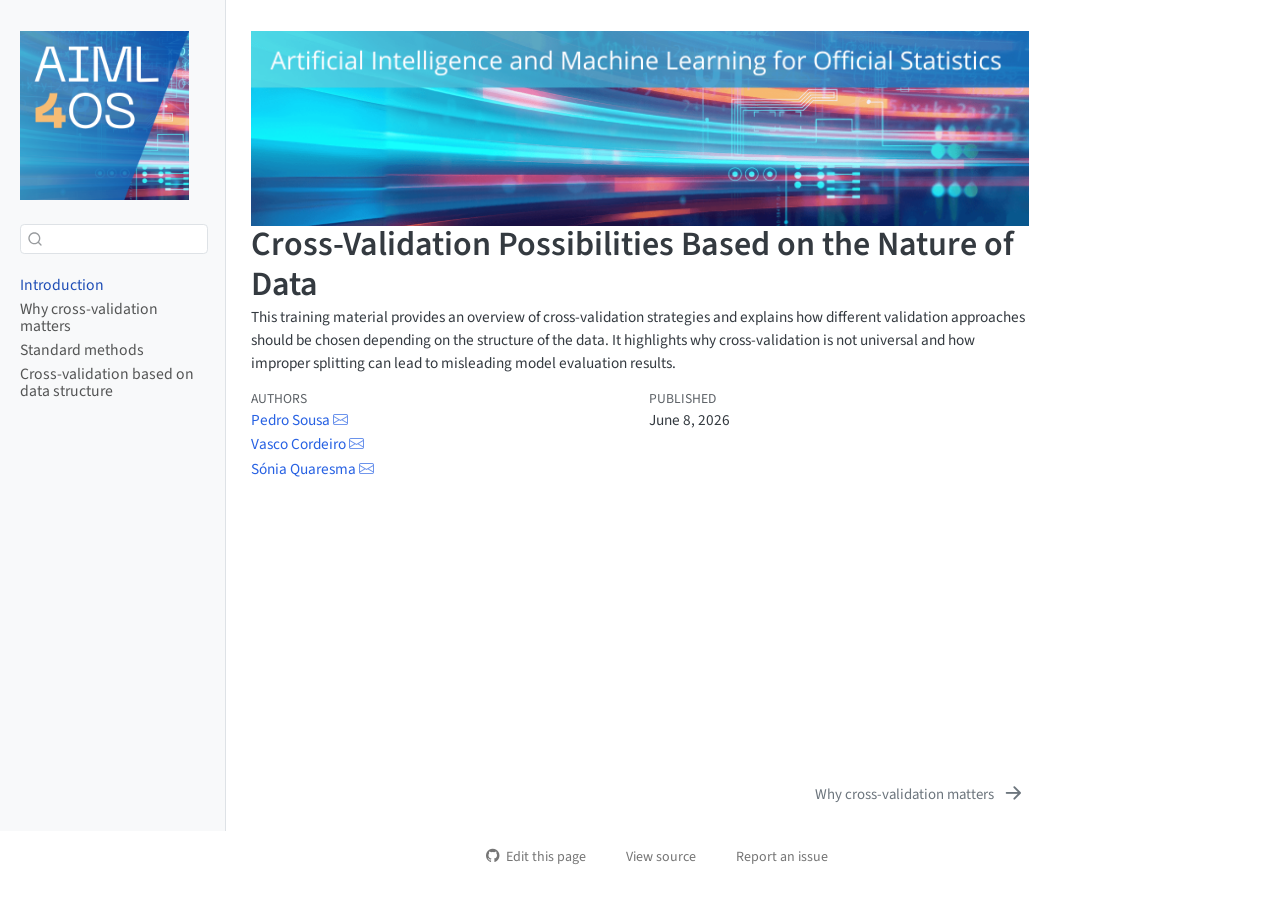
<file: index.html>
<!DOCTYPE html>
<html xmlns="http://www.w3.org/1999/xhtml" lang="en" xml:lang="en"><head>

<meta charset="utf-8">
<meta name="generator" content="quarto-1.9.38">

<meta name="viewport" content="width=device-width, initial-scale=1.0, user-scalable=yes">

<meta name="author" content="Pedro Sousa">
<meta name="author" content="Vasco Cordeiro">
<meta name="author" content="Sónia Quaresma">
<meta name="dcterms.date" content="2026-06-08">
<meta name="description" content="This training material provides an overview of cross-validation strategies and explains how different validation approaches should be chosen depending on the structure of the data. It highlights why cross-validation is not universal and how improper splitting can lead to misleading model evaluation results.">

<title>Cross-Validation Possibilities Based on the Nature of Data – Introduction to Cross-Validation</title>
<style>
/* Default styles provided by pandoc.
** See https://pandoc.org/MANUAL.html#variables-for-html for config info.
*/
code{white-space: pre-wrap;}
span.smallcaps{font-variant: small-caps;}
div.columns{display: flex; gap: min(4vw, 1.5em);}
div.column{flex: auto; overflow-x: auto;}
div.hanging-indent{margin-left: 1.5em; text-indent: -1.5em;}
ul.task-list{list-style: none;}
ul.task-list li input[type="checkbox"] {
  width: 0.8em;
  margin: 0 0.8em 0.2em -1em; /* quarto-specific, see https://github.com/quarto-dev/quarto-cli/issues/4556 */ 
  vertical-align: middle;
}
</style>


<script src="site_libs/quarto-nav/quarto-nav.js"></script>
<script src="site_libs/quarto-nav/headroom.min.js"></script>
<script src="site_libs/clipboard/clipboard.min.js"></script>
<script src="site_libs/quarto-search/autocomplete.umd.js"></script>
<script src="site_libs/quarto-search/fuse.min.js"></script>
<script src="site_libs/quarto-search/quarto-search.js"></script>
<meta name="quarto:offset" content="./">
<link href="./chapters/chapter1.html" rel="next">
<script src="site_libs/quarto-html/quarto.js" type="module"></script>
<script src="site_libs/quarto-html/tabsets/tabsets.js" type="module"></script>
<script src="site_libs/quarto-html/popper.min.js"></script>
<script src="site_libs/quarto-html/tippy.umd.min.js"></script>
<script src="site_libs/quarto-html/anchor.min.js"></script>
<link href="site_libs/quarto-html/tippy.css" rel="stylesheet">
<link href="site_libs/quarto-html/quarto-syntax-highlighting-15634bcf2e68342d4ad2dfa704d543f6.css" rel="stylesheet" id="quarto-text-highlighting-styles">
<script src="site_libs/bootstrap/bootstrap.min.js"></script>
<link href="site_libs/bootstrap/bootstrap-icons.css" rel="stylesheet">
<link href="site_libs/bootstrap/bootstrap-814b7d86f81bef83ceb6a6c63506e914.min.css" rel="stylesheet" append-hash="true" id="quarto-bootstrap" data-mode="light">
<script id="quarto-search-options" type="application/json">{
  "location": "sidebar",
  "copy-button": false,
  "collapse-after": 3,
  "panel-placement": "start",
  "type": "textbox",
  "limit": 50,
  "keyboard-shortcut": [
    "f",
    "/",
    "s"
  ],
  "show-item-context": false,
  "language": {
    "search-no-results-text": "No results",
    "search-matching-documents-text": "matching documents",
    "search-copy-link-title": "Copy link to search",
    "search-hide-matches-text": "Hide additional matches",
    "search-more-match-text": "more match in this document",
    "search-more-matches-text": "more matches in this document",
    "search-clear-button-title": "Clear",
    "search-text-placeholder": "",
    "search-detached-cancel-button-title": "Cancel",
    "search-submit-button-title": "Submit",
    "search-label": "Search"
  }
}</script>


<link rel="stylesheet" href="styles.css">
</head>

<body class="nav-sidebar docked quarto-light">

<div id="quarto-search-results"></div>
  <header id="quarto-header" class="headroom fixed-top">
  <nav class="quarto-secondary-nav">
    <div class="container-fluid d-flex">
      <button type="button" class="quarto-btn-toggle btn" data-bs-toggle="collapse" role="button" data-bs-target=".quarto-sidebar-collapse-item" aria-controls="quarto-sidebar" aria-expanded="false" aria-label="Toggle sidebar navigation" onclick="if (window.quartoToggleHeadroom) { window.quartoToggleHeadroom(); }">
        <i class="bi bi-layout-text-sidebar-reverse"></i>
      </button>
        <nav class="quarto-page-breadcrumbs" aria-label="breadcrumb"><ol class="breadcrumb"><li class="breadcrumb-item"><a href="./index.html">Introduction</a></li></ol></nav>
        <a class="flex-grow-1" role="navigation" data-bs-toggle="collapse" data-bs-target=".quarto-sidebar-collapse-item" aria-controls="quarto-sidebar" aria-expanded="false" aria-label="Toggle sidebar navigation" onclick="if (window.quartoToggleHeadroom) { window.quartoToggleHeadroom(); }">      
        </a>
      <button type="button" class="btn quarto-search-button" aria-label="Search" onclick="window.quartoOpenSearch();">
        <i class="bi bi-search"></i>
      </button>
    </div>
  </nav>
</header>
<!-- content -->
<div id="quarto-content" class="quarto-container page-columns page-rows-contents page-layout-article">
<!-- sidebar -->
  <nav id="quarto-sidebar" class="sidebar collapse collapse-horizontal quarto-sidebar-collapse-item sidebar-navigation docked overflow-auto">
    <div class="pt-lg-2 mt-2 text-left sidebar-header">
      <a href="./index.html" class="sidebar-logo-link">
      <img src="./resources/profile/main3.png" alt="" class="sidebar-logo light-content py-0 d-lg-inline d-none">
      <img src="./resources/profile/main3.png" alt="" class="sidebar-logo dark-content py-0 d-lg-inline d-none">
      </a>
      </div>
        <div class="mt-2 flex-shrink-0 align-items-center">
        <div class="sidebar-search">
        <div id="quarto-search" class="" title="Search"></div>
        </div>
        </div>
    <div class="sidebar-menu-container"> 
    <ul class="list-unstyled mt-1">
        <li class="sidebar-item">
  <div class="sidebar-item-container"> 
  <a href="./index.html" class="sidebar-item-text sidebar-link active">
 <span class="menu-text">Introduction</span></a>
  </div>
</li>
        <li class="sidebar-item">
  <div class="sidebar-item-container"> 
  <a href="./chapters/chapter1.html" class="sidebar-item-text sidebar-link">
 <span class="menu-text">Why cross-validation matters</span></a>
  </div>
</li>
        <li class="sidebar-item">
  <div class="sidebar-item-container"> 
  <a href="./chapters/chapter2.html" class="sidebar-item-text sidebar-link">
 <span class="menu-text">Standard methods</span></a>
  </div>
</li>
        <li class="sidebar-item">
  <div class="sidebar-item-container"> 
  <a href="./chapters/chapter3.html" class="sidebar-item-text sidebar-link">
 <span class="menu-text">Cross-validation based on data structure</span></a>
  </div>
</li>
    </ul>
    </div>
</nav>
<div id="quarto-sidebar-glass" class="quarto-sidebar-collapse-item" data-bs-toggle="collapse" data-bs-target=".quarto-sidebar-collapse-item"></div>
<!-- margin-sidebar -->
    <div id="quarto-margin-sidebar" class="sidebar margin-sidebar zindex-bottom">
        
    </div>
<!-- main -->
<main class="content" id="quarto-document-content">
<img src="resources/cover/main2.png" style="max-width:900px;width:100%">

<header id="title-block-header" class="quarto-title-block default">
<div class="quarto-title">
<h1 class="title">Cross-Validation Possibilities Based on the Nature of Data</h1>
</div>

<div>
  <div class="description">
    <p>This training material provides an overview of cross-validation strategies and explains how different validation approaches should be chosen depending on the structure of the data. It highlights why cross-validation is not universal and how improper splitting can lead to misleading model evaluation results.</p>
  </div>
</div>


<div class="quarto-title-meta">

    <div>
    <div class="quarto-title-meta-heading">Authors</div>
    <div class="quarto-title-meta-contents">
             <p><a href="https://github.com/pedrosousaINE">Pedro Sousa</a> <a href="mailto:pedro.sousa@ine.pt" class="quarto-title-author-email"><i class="bi bi-envelope"></i></a> </p>
             <p><a href="https://github.com/vascoandre">Vasco Cordeiro</a> <a href="mailto:vasco.cordeiro@ine.pt" class="quarto-title-author-email"><i class="bi bi-envelope"></i></a> </p>
             <p><a href="https://github.com/SoniaQuaresma">Sónia Quaresma</a> <a href="mailto:sonia.quaresma@ine.pt" class="quarto-title-author-email"><i class="bi bi-envelope"></i></a> </p>
          </div>
  </div>
    
    <div>
    <div class="quarto-title-meta-heading">Published</div>
    <div class="quarto-title-meta-contents">
      <p class="date">June 8, 2026</p>
    </div>
  </div>
  
    
  </div>
  


</header>





</main> <!-- /main -->
<script id="quarto-html-after-body" type="application/javascript">
  window.document.addEventListener("DOMContentLoaded", function (event) {
    const icon = "";
    const anchorJS = new window.AnchorJS();
    anchorJS.options = {
      placement: 'right',
      icon: icon
    };
    anchorJS.add('.anchored');
    const isCodeAnnotation = (el) => {
      for (const clz of el.classList) {
        if (clz.startsWith('code-annotation-')) {                     
          return true;
        }
      }
      return false;
    }
    const onCopySuccess = function(e) {
      // button target
      const button = e.trigger;
      // don't keep focus
      button.blur();
      // flash "checked"
      button.classList.add('code-copy-button-checked');
      var currentTitle = button.getAttribute("title");
      button.setAttribute("title", "Copied!");
      let tooltip;
      if (window.bootstrap) {
        button.setAttribute("data-bs-toggle", "tooltip");
        button.setAttribute("data-bs-placement", "left");
        button.setAttribute("data-bs-title", "Copied!");
        tooltip = new bootstrap.Tooltip(button, 
          { trigger: "manual", 
            customClass: "code-copy-button-tooltip",
            offset: [0, -8]});
        tooltip.show();    
      }
      setTimeout(function() {
        if (tooltip) {
          tooltip.hide();
          button.removeAttribute("data-bs-title");
          button.removeAttribute("data-bs-toggle");
          button.removeAttribute("data-bs-placement");
        }
        button.setAttribute("title", currentTitle);
        button.classList.remove('code-copy-button-checked');
      }, 1000);
      // clear code selection
      e.clearSelection();
    }
    const getTextToCopy = function(trigger) {
      const outerScaffold = trigger.parentElement.cloneNode(true);
      const codeEl = outerScaffold.querySelector('code');
      for (const childEl of codeEl.children) {
        if (isCodeAnnotation(childEl)) {
          childEl.remove();
        }
      }
      return codeEl.innerText;
    }
    const clipboard = new window.ClipboardJS('.code-copy-button:not([data-in-quarto-modal])', {
      text: getTextToCopy
    });
    clipboard.on('success', onCopySuccess);
    if (window.document.getElementById('quarto-embedded-source-code-modal')) {
      const clipboardModal = new window.ClipboardJS('.code-copy-button[data-in-quarto-modal]', {
        text: getTextToCopy,
        container: window.document.getElementById('quarto-embedded-source-code-modal')
      });
      clipboardModal.on('success', onCopySuccess);
    }
      var localhostRegex = new RegExp(/^(?:http|https):\/\/localhost\:?[0-9]*\//);
      var mailtoRegex = new RegExp(/^mailto:/);
        var filterRegex = new RegExp("https:\/\/AIML4OS\.github\.io\/AIML4OS-template-quarto-r");
      var isInternal = (href) => {
          return filterRegex.test(href) || localhostRegex.test(href) || mailtoRegex.test(href);
      }
      // Inspect non-navigation links and adorn them if external
     var links = window.document.querySelectorAll('a[href]:not(.nav-link):not(.navbar-brand):not(.toc-action):not(.sidebar-link):not(.sidebar-item-toggle):not(.pagination-link):not(.no-external):not([aria-hidden]):not(.dropdown-item):not(.quarto-navigation-tool):not(.about-link)');
      for (var i=0; i<links.length; i++) {
        const link = links[i];
        if (!isInternal(link.href)) {
          // undo the damage that might have been done by quarto-nav.js in the case of
          // links that we want to consider external
          if (link.dataset.originalHref !== undefined) {
            link.href = link.dataset.originalHref;
          }
        }
      }
    function tippyHover(el, contentFn, onTriggerFn, onUntriggerFn) {
      const config = {
        allowHTML: true,
        maxWidth: 500,
        delay: 100,
        arrow: false,
        appendTo: function(el) {
            return el.parentElement;
        },
        interactive: true,
        interactiveBorder: 10,
        theme: 'quarto',
        placement: 'bottom-start',
      };
      if (contentFn) {
        config.content = contentFn;
      }
      if (onTriggerFn) {
        config.onTrigger = onTriggerFn;
      }
      if (onUntriggerFn) {
        config.onUntrigger = onUntriggerFn;
      }
      window.tippy(el, config); 
    }
    const noterefs = window.document.querySelectorAll('a[role="doc-noteref"]');
    for (var i=0; i<noterefs.length; i++) {
      const ref = noterefs[i];
      tippyHover(ref, function() {
        // use id or data attribute instead here
        let href = ref.getAttribute('data-footnote-href') || ref.getAttribute('href');
        try { href = new URL(href).hash; } catch {}
        const id = href.replace(/^#\/?/, "");
        const note = window.document.getElementById(id);
        if (note) {
          return note.innerHTML;
        } else {
          return "";
        }
      });
    }
    const xrefs = window.document.querySelectorAll('a.quarto-xref');
    const processXRef = (id, note) => {
      // Strip column container classes
      const stripColumnClz = (el) => {
        el.classList.remove("page-full", "page-columns");
        if (el.children) {
          for (const child of el.children) {
            stripColumnClz(child);
          }
        }
      }
      stripColumnClz(note)
      if (id === null || id.startsWith('sec-')) {
        // Special case sections, only their first couple elements
        const container = document.createElement("div");
        if (note.children && note.children.length > 2) {
          container.appendChild(note.children[0].cloneNode(true));
          for (let i = 1; i < note.children.length; i++) {
            const child = note.children[i];
            if (child.tagName === "P" && child.innerText === "") {
              continue;
            } else {
              container.appendChild(child.cloneNode(true));
              break;
            }
          }
          if (window.Quarto?.typesetMath) {
            window.Quarto.typesetMath(container);
          }
          return container.innerHTML
        } else {
          if (window.Quarto?.typesetMath) {
            window.Quarto.typesetMath(note);
          }
          return note.innerHTML;
        }
      } else {
        // Remove any anchor links if they are present
        const anchorLink = note.querySelector('a.anchorjs-link');
        if (anchorLink) {
          anchorLink.remove();
        }
        if (window.Quarto?.typesetMath) {
          window.Quarto.typesetMath(note);
        }
        if (note.classList.contains("callout")) {
          return note.outerHTML;
        } else {
          return note.innerHTML;
        }
      }
    }
    for (var i=0; i<xrefs.length; i++) {
      const xref = xrefs[i];
      tippyHover(xref, undefined, function(instance) {
        instance.disable();
        let url = xref.getAttribute('href');
        let hash = undefined; 
        if (url.startsWith('#')) {
          hash = url;
        } else {
          try { hash = new URL(url).hash; } catch {}
        }
        if (hash) {
          const id = hash.replace(/^#\/?/, "");
          const note = window.document.getElementById(id);
          if (note !== null) {
            try {
              const html = processXRef(id, note.cloneNode(true));
              instance.setContent(html);
            } finally {
              instance.enable();
              instance.show();
            }
          } else {
            // See if we can fetch this
            fetch(url.split('#')[0])
            .then(res => res.text())
            .then(html => {
              const parser = new DOMParser();
              const htmlDoc = parser.parseFromString(html, "text/html");
              const note = htmlDoc.getElementById(id);
              if (note !== null) {
                const html = processXRef(id, note);
                instance.setContent(html);
              } 
            }).finally(() => {
              instance.enable();
              instance.show();
            });
          }
        } else {
          // See if we can fetch a full url (with no hash to target)
          // This is a special case and we should probably do some content thinning / targeting
          fetch(url)
          .then(res => res.text())
          .then(html => {
            const parser = new DOMParser();
            const htmlDoc = parser.parseFromString(html, "text/html");
            const note = htmlDoc.querySelector('main.content');
            if (note !== null) {
              // This should only happen for chapter cross references
              // (since there is no id in the URL)
              // remove the first header
              if (note.children.length > 0 && note.children[0].tagName === "HEADER") {
                note.children[0].remove();
              }
              const html = processXRef(null, note);
              instance.setContent(html);
            } 
          }).finally(() => {
            instance.enable();
            instance.show();
          });
        }
      }, function(instance) {
      });
    }
        let selectedAnnoteEl;
        const selectorForAnnotation = ( cell, annotation) => {
          let cellAttr = 'data-code-cell="' + cell + '"';
          let lineAttr = 'data-code-annotation="' +  annotation + '"';
          const selector = 'span[' + cellAttr + '][' + lineAttr + ']';
          return selector;
        }
        const selectCodeLines = (annoteEl) => {
          const doc = window.document;
          const targetCell = annoteEl.getAttribute("data-target-cell");
          const targetAnnotation = annoteEl.getAttribute("data-target-annotation");
          const annoteSpan = window.document.querySelector(selectorForAnnotation(targetCell, targetAnnotation));
          const lines = annoteSpan.getAttribute("data-code-lines").split(",");
          const lineIds = lines.map((line) => {
            return targetCell + "-" + line;
          })
          let top = null;
          let height = null;
          let parent = null;
          if (lineIds.length > 0) {
              //compute the position of the single el (top and bottom and make a div)
              const el = window.document.getElementById(lineIds[0]);
              top = el.offsetTop;
              height = el.offsetHeight;
              parent = el.parentElement.parentElement;
            if (lineIds.length > 1) {
              const lastEl = window.document.getElementById(lineIds[lineIds.length - 1]);
              const bottom = lastEl.offsetTop + lastEl.offsetHeight;
              height = bottom - top;
            }
            if (top !== null && height !== null && parent !== null) {
              // cook up a div (if necessary) and position it 
              let div = window.document.getElementById("code-annotation-line-highlight");
              if (div === null) {
                div = window.document.createElement("div");
                div.setAttribute("id", "code-annotation-line-highlight");
                div.style.position = 'absolute';
                parent.appendChild(div);
              }
              div.style.top = top - 2 + "px";
              div.style.height = height + 4 + "px";
              div.style.left = 0;
              let gutterDiv = window.document.getElementById("code-annotation-line-highlight-gutter");
              if (gutterDiv === null) {
                gutterDiv = window.document.createElement("div");
                gutterDiv.setAttribute("id", "code-annotation-line-highlight-gutter");
                gutterDiv.style.position = 'absolute';
                const codeCell = window.document.getElementById(targetCell);
                const gutter = codeCell.querySelector('.code-annotation-gutter');
                gutter.appendChild(gutterDiv);
              }
              gutterDiv.style.top = top - 2 + "px";
              gutterDiv.style.height = height + 4 + "px";
            }
            selectedAnnoteEl = annoteEl;
          }
        };
        const unselectCodeLines = () => {
          const elementsIds = ["code-annotation-line-highlight", "code-annotation-line-highlight-gutter"];
          elementsIds.forEach((elId) => {
            const div = window.document.getElementById(elId);
            if (div) {
              div.remove();
            }
          });
          selectedAnnoteEl = undefined;
        };
          // Handle positioning of the toggle
      window.addEventListener(
        "resize",
        throttle(() => {
          elRect = undefined;
          if (selectedAnnoteEl) {
            selectCodeLines(selectedAnnoteEl);
          }
        }, 10)
      );
      function throttle(fn, ms) {
      let throttle = false;
      let timer;
        return (...args) => {
          if(!throttle) { // first call gets through
              fn.apply(this, args);
              throttle = true;
          } else { // all the others get throttled
              if(timer) clearTimeout(timer); // cancel #2
              timer = setTimeout(() => {
                fn.apply(this, args);
                timer = throttle = false;
              }, ms);
          }
        };
      }
        // Attach click handler to the DT
        const annoteDls = window.document.querySelectorAll('dt[data-target-cell]');
        for (const annoteDlNode of annoteDls) {
          annoteDlNode.addEventListener('click', (event) => {
            const clickedEl = event.target;
            if (clickedEl !== selectedAnnoteEl) {
              unselectCodeLines();
              const activeEl = window.document.querySelector('dt[data-target-cell].code-annotation-active');
              if (activeEl) {
                activeEl.classList.remove('code-annotation-active');
              }
              selectCodeLines(clickedEl);
              clickedEl.classList.add('code-annotation-active');
            } else {
              // Unselect the line
              unselectCodeLines();
              clickedEl.classList.remove('code-annotation-active');
            }
          });
        }
    const findCites = (el) => {
      const parentEl = el.parentElement;
      if (parentEl) {
        const cites = parentEl.dataset.cites;
        if (cites) {
          return {
            el,
            cites: cites.split(' ')
          };
        } else {
          return findCites(el.parentElement)
        }
      } else {
        return undefined;
      }
    };
    var bibliorefs = window.document.querySelectorAll('a[role="doc-biblioref"]');
    for (var i=0; i<bibliorefs.length; i++) {
      const ref = bibliorefs[i];
      const citeInfo = findCites(ref);
      if (citeInfo) {
        tippyHover(citeInfo.el, function() {
          var popup = window.document.createElement('div');
          citeInfo.cites.forEach(function(cite) {
            var citeDiv = window.document.createElement('div');
            citeDiv.classList.add('hanging-indent');
            citeDiv.classList.add('csl-entry');
            var biblioDiv = window.document.getElementById('ref-' + cite);
            if (biblioDiv) {
              citeDiv.innerHTML = biblioDiv.innerHTML;
            }
            popup.appendChild(citeDiv);
          });
          return popup.innerHTML;
        });
      }
    }
  });
  </script>
<nav class="page-navigation">
  <div class="nav-page nav-page-previous">
  </div>
  <div class="nav-page nav-page-next">
      <a href="./chapters/chapter1.html" class="pagination-link" aria-label="Why cross-validation matters">
        <span class="nav-page-text">Why cross-validation matters</span> <i class="bi bi-arrow-right-short"></i>
      </a>
  </div>
</nav>
</div> <!-- /content -->




<footer class="footer"><div class="nav-footer"><div class="nav-footer-center"><div class="toc-actions"><ul><li><a href="https://github.com/AIML4OS/AIML4OS-template-quarto-r/edit/main/index.qmd" class="toc-action"><i class="bi bi-github"></i>Edit this page</a></li><li><a href="https://github.com/AIML4OS/AIML4OS-template-quarto-r/blob/main/index.qmd" class="toc-action"><i class="bi empty"></i>View source</a></li><li><a href="https://github.com/AIML4OS/AIML4OS-template-quarto-r/issues/new" class="toc-action"><i class="bi empty"></i>Report an issue</a></li></ul></div></div></div></footer></body></html>
</file>
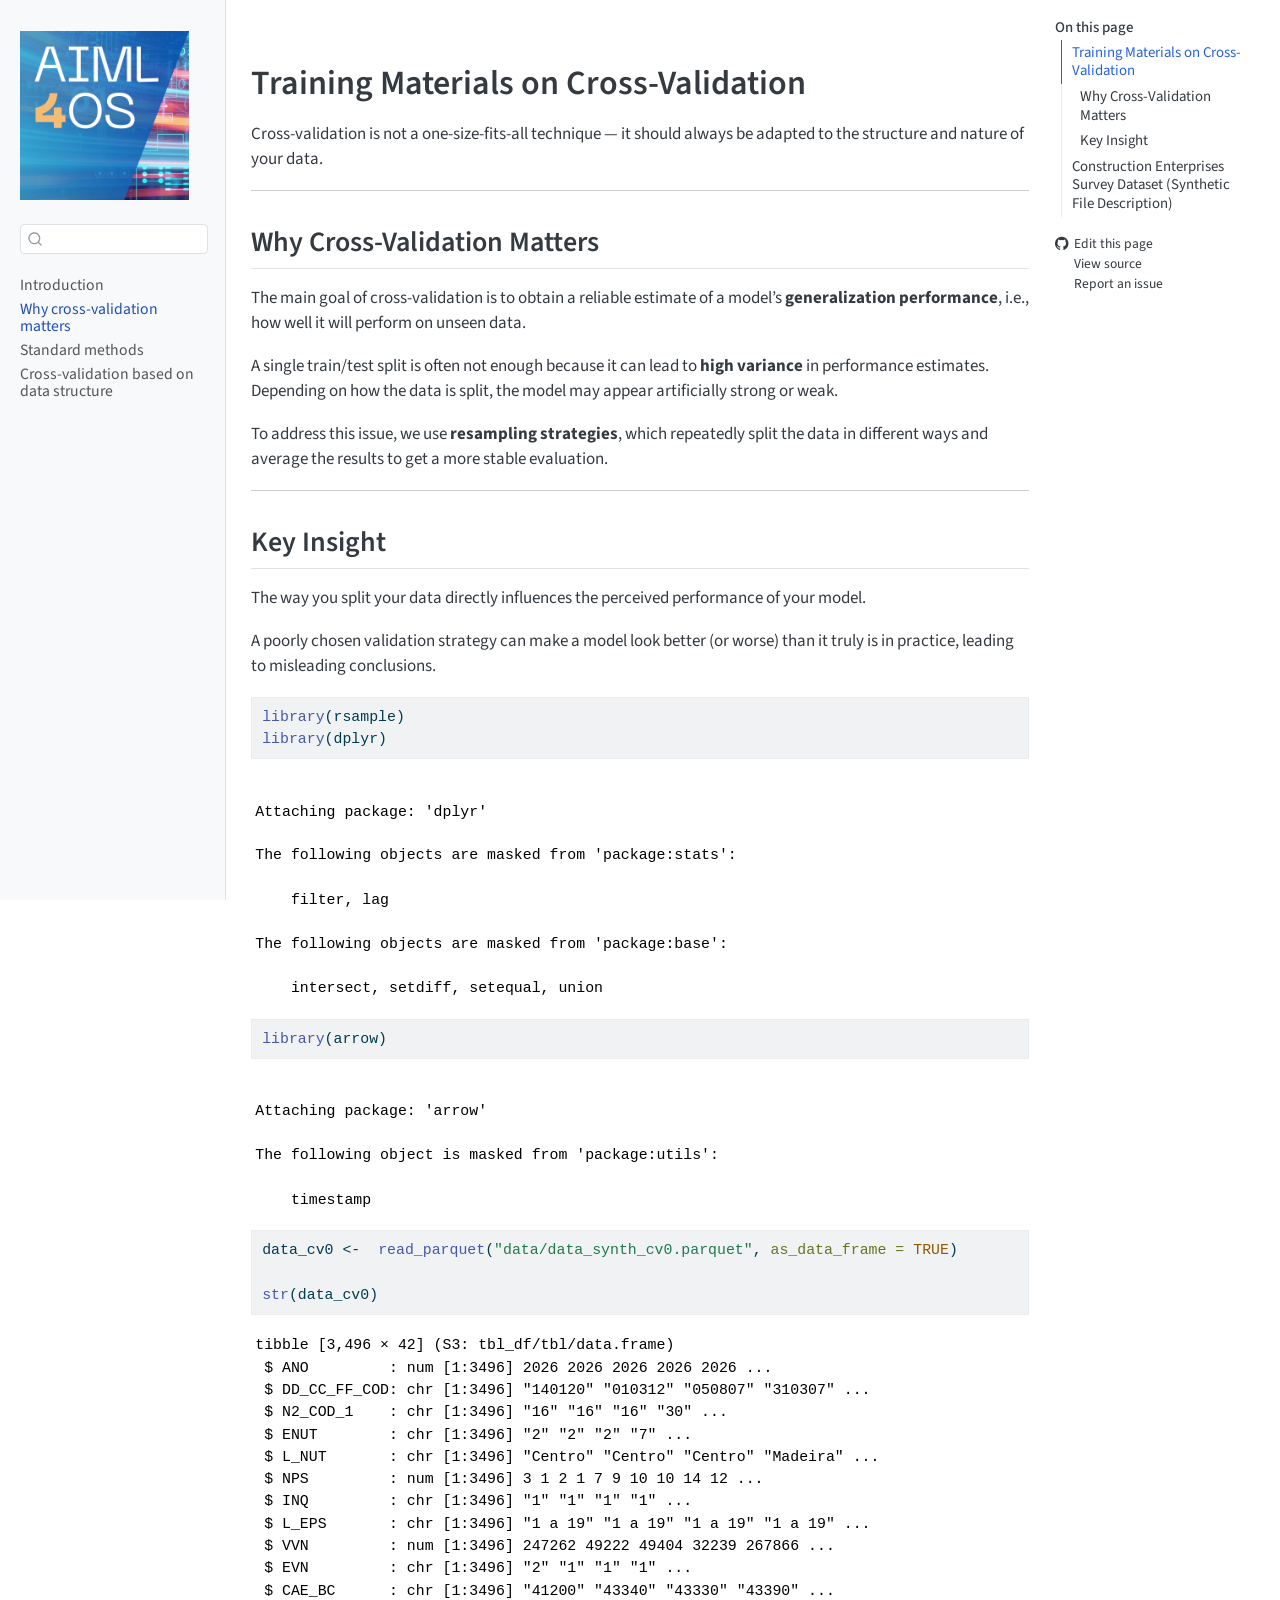
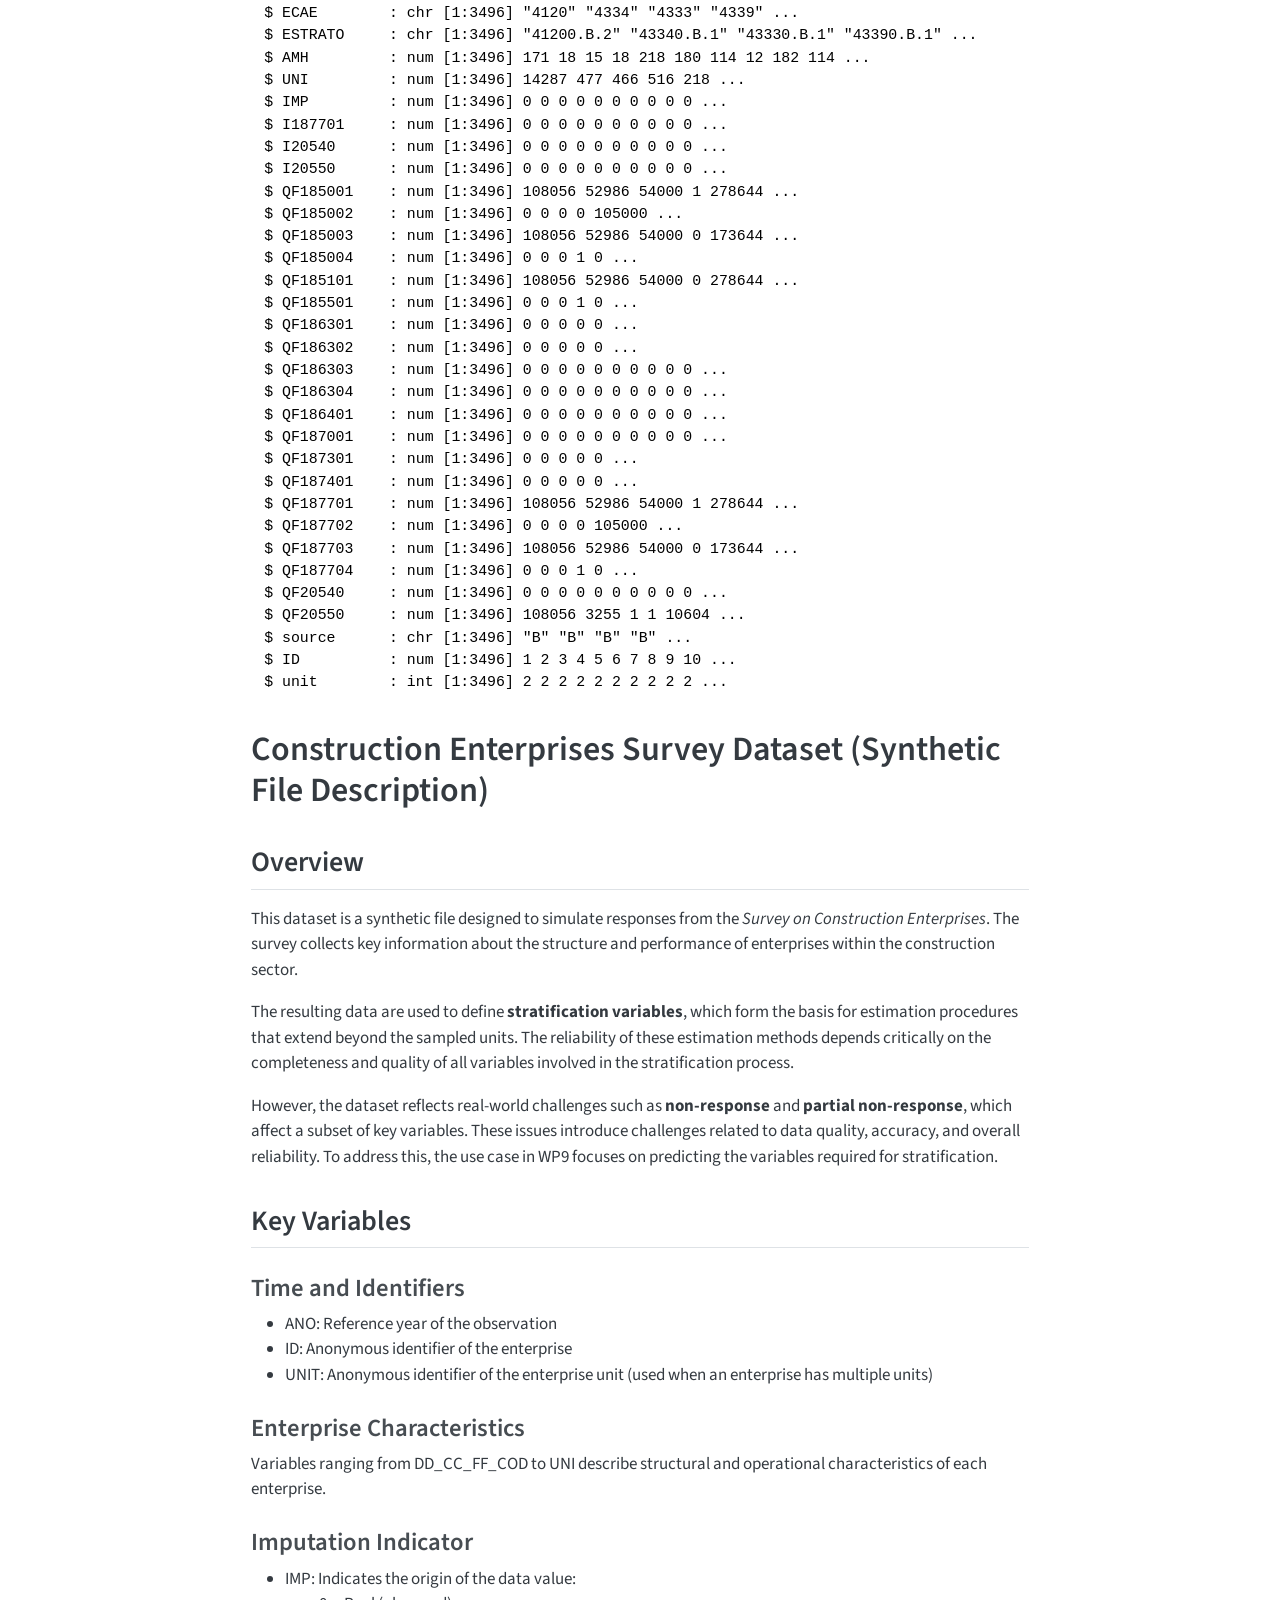
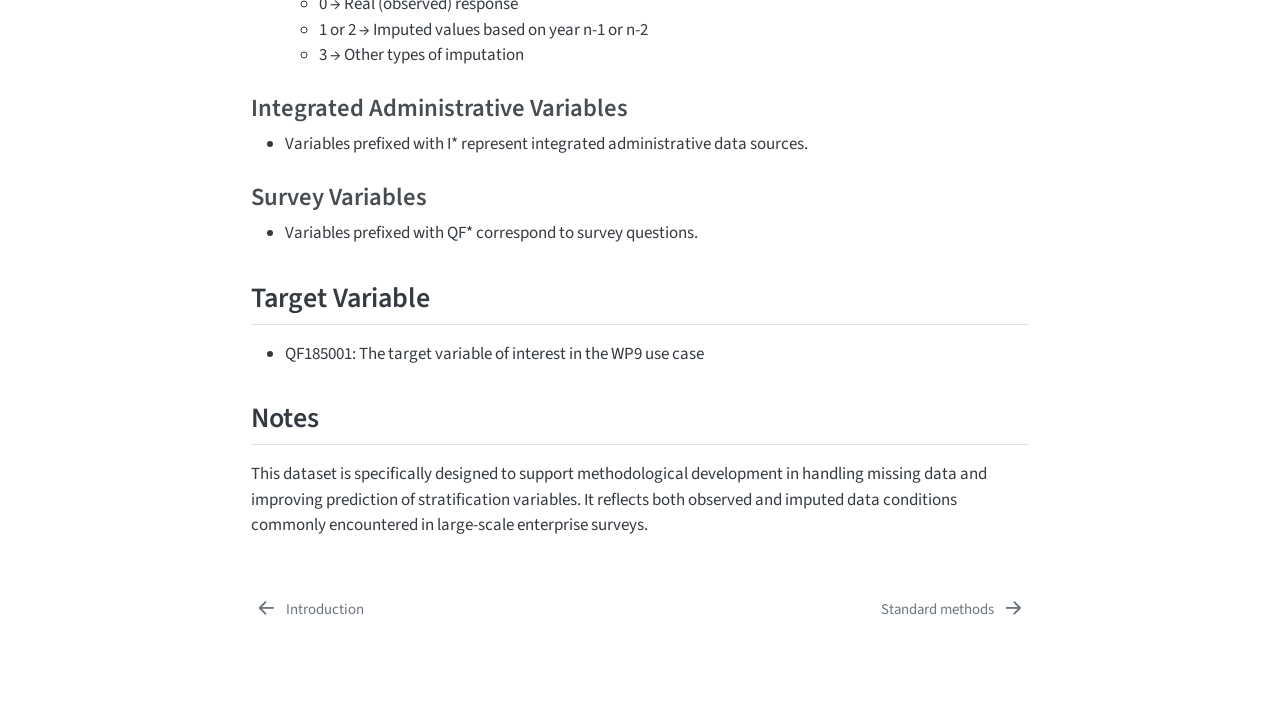
<file: chapters/chapter1.html>
<!DOCTYPE html>
<html xmlns="http://www.w3.org/1999/xhtml" lang="en" xml:lang="en"><head>

<meta charset="utf-8">
<meta name="generator" content="quarto-1.9.38">

<meta name="viewport" content="width=device-width, initial-scale=1.0, user-scalable=yes">


<title>chapter1 – Introduction to Cross-Validation</title>
<style>
/* Default styles provided by pandoc.
** See https://pandoc.org/MANUAL.html#variables-for-html for config info.
*/
code{white-space: pre-wrap;}
span.smallcaps{font-variant: small-caps;}
div.columns{display: flex; gap: min(4vw, 1.5em);}
div.column{flex: auto; overflow-x: auto;}
div.hanging-indent{margin-left: 1.5em; text-indent: -1.5em;}
ul.task-list{list-style: none;}
ul.task-list li input[type="checkbox"] {
  width: 0.8em;
  margin: 0 0.8em 0.2em -1em; /* quarto-specific, see https://github.com/quarto-dev/quarto-cli/issues/4556 */ 
  vertical-align: middle;
}
/* CSS for syntax highlighting */
html { -webkit-text-size-adjust: 100%; }
pre > code.sourceCode { white-space: pre; position: relative; }
pre > code.sourceCode > span { display: inline-block; line-height: 1.25; }
pre > code.sourceCode > span:empty { height: 1.2em; }
.sourceCode { overflow: visible; }
code.sourceCode > span { color: inherit; text-decoration: inherit; }
div.sourceCode { margin: 1em 0; }
pre.sourceCode { margin: 0; }
@media screen {
div.sourceCode { overflow: auto; }
}
@media print {
pre > code.sourceCode { white-space: pre-wrap; }
pre > code.sourceCode > span { text-indent: -5em; padding-left: 5em; }
}
pre.numberSource code
  { counter-reset: source-line 0; }
pre.numberSource code > span
  { position: relative; left: -4em; counter-increment: source-line; }
pre.numberSource code > span > a:first-child::before
  { content: counter(source-line);
    position: relative; left: -1em; text-align: right; vertical-align: baseline;
    border: none; display: inline-block;
    -webkit-touch-callout: none; -webkit-user-select: none;
    -khtml-user-select: none; -moz-user-select: none;
    -ms-user-select: none; user-select: none;
    padding: 0 4px; width: 4em;
  }
pre.numberSource { margin-left: 3em;  padding-left: 4px; }
div.sourceCode
  {   }
@media screen {
pre > code.sourceCode > span > a:first-child::before { text-decoration: underline; }
}
</style>


<script src="../site_libs/quarto-nav/quarto-nav.js"></script>
<script src="../site_libs/quarto-nav/headroom.min.js"></script>
<script src="../site_libs/clipboard/clipboard.min.js"></script>
<script src="../site_libs/quarto-search/autocomplete.umd.js"></script>
<script src="../site_libs/quarto-search/fuse.min.js"></script>
<script src="../site_libs/quarto-search/quarto-search.js"></script>
<meta name="quarto:offset" content="../">
<link href="../chapters/chapter2.html" rel="next">
<link href="../index.html" rel="prev">
<script src="../site_libs/quarto-html/quarto.js" type="module"></script>
<script src="../site_libs/quarto-html/tabsets/tabsets.js" type="module"></script>
<script src="../site_libs/quarto-html/popper.min.js"></script>
<script src="../site_libs/quarto-html/tippy.umd.min.js"></script>
<script src="../site_libs/quarto-html/anchor.min.js"></script>
<link href="../site_libs/quarto-html/tippy.css" rel="stylesheet">
<link href="../site_libs/quarto-html/quarto-syntax-highlighting-15634bcf2e68342d4ad2dfa704d543f6.css" rel="stylesheet" id="quarto-text-highlighting-styles">
<script src="../site_libs/bootstrap/bootstrap.min.js"></script>
<link href="../site_libs/bootstrap/bootstrap-icons.css" rel="stylesheet">
<link href="../site_libs/bootstrap/bootstrap-814b7d86f81bef83ceb6a6c63506e914.min.css" rel="stylesheet" append-hash="true" id="quarto-bootstrap" data-mode="light">
<script id="quarto-search-options" type="application/json">{
  "location": "sidebar",
  "copy-button": false,
  "collapse-after": 3,
  "panel-placement": "start",
  "type": "textbox",
  "limit": 50,
  "keyboard-shortcut": [
    "f",
    "/",
    "s"
  ],
  "show-item-context": false,
  "language": {
    "search-no-results-text": "No results",
    "search-matching-documents-text": "matching documents",
    "search-copy-link-title": "Copy link to search",
    "search-hide-matches-text": "Hide additional matches",
    "search-more-match-text": "more match in this document",
    "search-more-matches-text": "more matches in this document",
    "search-clear-button-title": "Clear",
    "search-text-placeholder": "",
    "search-detached-cancel-button-title": "Cancel",
    "search-submit-button-title": "Submit",
    "search-label": "Search"
  }
}</script>


<link rel="stylesheet" href="../styles.css">
</head>

<body class="nav-sidebar docked quarto-light">

<div id="quarto-search-results"></div>
  <header id="quarto-header" class="headroom fixed-top">
  <nav class="quarto-secondary-nav">
    <div class="container-fluid d-flex">
      <button type="button" class="quarto-btn-toggle btn" data-bs-toggle="collapse" role="button" data-bs-target=".quarto-sidebar-collapse-item" aria-controls="quarto-sidebar" aria-expanded="false" aria-label="Toggle sidebar navigation" onclick="if (window.quartoToggleHeadroom) { window.quartoToggleHeadroom(); }">
        <i class="bi bi-layout-text-sidebar-reverse"></i>
      </button>
        <nav class="quarto-page-breadcrumbs" aria-label="breadcrumb"><ol class="breadcrumb"><li class="breadcrumb-item"><a href="../chapters/chapter1.html">Why cross-validation matters</a></li></ol></nav>
        <a class="flex-grow-1" role="navigation" data-bs-toggle="collapse" data-bs-target=".quarto-sidebar-collapse-item" aria-controls="quarto-sidebar" aria-expanded="false" aria-label="Toggle sidebar navigation" onclick="if (window.quartoToggleHeadroom) { window.quartoToggleHeadroom(); }">      
        </a>
      <button type="button" class="btn quarto-search-button" aria-label="Search" onclick="window.quartoOpenSearch();">
        <i class="bi bi-search"></i>
      </button>
    </div>
  </nav>
</header>
<!-- content -->
<div id="quarto-content" class="quarto-container page-columns page-rows-contents page-layout-article">
<!-- sidebar -->
  <nav id="quarto-sidebar" class="sidebar collapse collapse-horizontal quarto-sidebar-collapse-item sidebar-navigation docked overflow-auto">
    <div class="pt-lg-2 mt-2 text-left sidebar-header">
      <a href="../index.html" class="sidebar-logo-link">
      <img src="../resources/profile/main3.png" alt="" class="sidebar-logo light-content py-0 d-lg-inline d-none">
      <img src="../resources/profile/main3.png" alt="" class="sidebar-logo dark-content py-0 d-lg-inline d-none">
      </a>
      </div>
        <div class="mt-2 flex-shrink-0 align-items-center">
        <div class="sidebar-search">
        <div id="quarto-search" class="" title="Search"></div>
        </div>
        </div>
    <div class="sidebar-menu-container"> 
    <ul class="list-unstyled mt-1">
        <li class="sidebar-item">
  <div class="sidebar-item-container"> 
  <a href="../index.html" class="sidebar-item-text sidebar-link">
 <span class="menu-text">Introduction</span></a>
  </div>
</li>
        <li class="sidebar-item">
  <div class="sidebar-item-container"> 
  <a href="../chapters/chapter1.html" class="sidebar-item-text sidebar-link active">
 <span class="menu-text">Why cross-validation matters</span></a>
  </div>
</li>
        <li class="sidebar-item">
  <div class="sidebar-item-container"> 
  <a href="../chapters/chapter2.html" class="sidebar-item-text sidebar-link">
 <span class="menu-text">Standard methods</span></a>
  </div>
</li>
        <li class="sidebar-item">
  <div class="sidebar-item-container"> 
  <a href="../chapters/chapter3.html" class="sidebar-item-text sidebar-link">
 <span class="menu-text">Cross-validation based on data structure</span></a>
  </div>
</li>
    </ul>
    </div>
</nav>
<div id="quarto-sidebar-glass" class="quarto-sidebar-collapse-item" data-bs-toggle="collapse" data-bs-target=".quarto-sidebar-collapse-item"></div>
<!-- margin-sidebar -->
    <div id="quarto-margin-sidebar" class="sidebar margin-sidebar">
        <nav id="TOC" role="doc-toc" class="toc-active">
    <h2 id="toc-title">On this page</h2>
   
  <ul>
  <li><a href="#training-materials-on-cross-validation" id="toc-training-materials-on-cross-validation" class="nav-link active" data-scroll-target="#training-materials-on-cross-validation">Training Materials on Cross-Validation</a>
  <ul class="collapse">
  <li><a href="#why-cross-validation-matters" id="toc-why-cross-validation-matters" class="nav-link" data-scroll-target="#why-cross-validation-matters">Why Cross-Validation Matters</a></li>
  <li><a href="#key-insight" id="toc-key-insight" class="nav-link" data-scroll-target="#key-insight">Key Insight</a></li>
  </ul></li>
  <li><a href="#construction-enterprises-survey-dataset-synthetic-file-description" id="toc-construction-enterprises-survey-dataset-synthetic-file-description" class="nav-link" data-scroll-target="#construction-enterprises-survey-dataset-synthetic-file-description">Construction Enterprises Survey Dataset (Synthetic File Description)</a>
  <ul class="collapse">
  <li><a href="#overview" id="toc-overview" class="nav-link" data-scroll-target="#overview">Overview</a></li>
  <li><a href="#key-variables" id="toc-key-variables" class="nav-link" data-scroll-target="#key-variables">Key Variables</a>
  <ul class="collapse">
  <li><a href="#time-and-identifiers" id="toc-time-and-identifiers" class="nav-link" data-scroll-target="#time-and-identifiers">Time and Identifiers</a></li>
  <li><a href="#enterprise-characteristics" id="toc-enterprise-characteristics" class="nav-link" data-scroll-target="#enterprise-characteristics">Enterprise Characteristics</a></li>
  <li><a href="#imputation-indicator" id="toc-imputation-indicator" class="nav-link" data-scroll-target="#imputation-indicator">Imputation Indicator</a></li>
  <li><a href="#integrated-administrative-variables" id="toc-integrated-administrative-variables" class="nav-link" data-scroll-target="#integrated-administrative-variables">Integrated Administrative Variables</a></li>
  <li><a href="#survey-variables" id="toc-survey-variables" class="nav-link" data-scroll-target="#survey-variables">Survey Variables</a></li>
  </ul></li>
  <li><a href="#target-variable" id="toc-target-variable" class="nav-link" data-scroll-target="#target-variable">Target Variable</a></li>
  <li><a href="#notes" id="toc-notes" class="nav-link" data-scroll-target="#notes">Notes</a></li>
  </ul></li>
  </ul>
<div class="toc-actions"><ul><li><a href="https://github.com/AIML4OS/AIML4OS-template-quarto-r/edit/main/chapters/chapter1.qmd" class="toc-action"><i class="bi bi-github"></i>Edit this page</a></li><li><a href="https://github.com/AIML4OS/AIML4OS-template-quarto-r/blob/main/chapters/chapter1.qmd" class="toc-action"><i class="bi empty"></i>View source</a></li><li><a href="https://github.com/AIML4OS/AIML4OS-template-quarto-r/issues/new" class="toc-action"><i class="bi empty"></i>Report an issue</a></li></ul></div></nav>
    </div>
<!-- main -->
<main class="content" id="quarto-document-content"><header id="title-block-header" class="quarto-title-block"></header>




<section id="training-materials-on-cross-validation" class="level1">
<h1>Training Materials on Cross-Validation</h1>
<p>Cross-validation is not a one-size-fits-all technique — it should always be adapted to the structure and nature of your data.</p>
<hr>
<section id="why-cross-validation-matters" class="level2">
<h2 class="anchored" data-anchor-id="why-cross-validation-matters">Why Cross-Validation Matters</h2>
<p>The main goal of cross-validation is to obtain a reliable estimate of a model’s <strong>generalization performance</strong>, i.e., how well it will perform on unseen data.</p>
<p>A single train/test split is often not enough because it can lead to <strong>high variance</strong> in performance estimates. Depending on how the data is split, the model may appear artificially strong or weak.</p>
<p>To address this issue, we use <strong>resampling strategies</strong>, which repeatedly split the data in different ways and average the results to get a more stable evaluation.</p>
<hr>
</section>
<section id="key-insight" class="level2">
<h2 class="anchored" data-anchor-id="key-insight">Key Insight</h2>
<p>The way you split your data directly influences the perceived performance of your model.</p>
<p>A poorly chosen validation strategy can make a model look better (or worse) than it truly is in practice, leading to misleading conclusions.</p>
<div class="cell">
<div class="code-copy-outer-scaffold"><div class="sourceCode cell-code" id="cb1"><pre class="sourceCode r code-with-copy"><code class="sourceCode r"><span id="cb1-1"><a href="#cb1-1" aria-hidden="true" tabindex="-1"></a><span class="fu">library</span>(rsample)</span>
<span id="cb1-2"><a href="#cb1-2" aria-hidden="true" tabindex="-1"></a><span class="fu">library</span>(dplyr)</span></code></pre></div><button title="Copy to Clipboard" class="code-copy-button"><i class="bi"></i></button></div>
<div class="cell-output cell-output-stderr">
<pre><code>
Attaching package: 'dplyr'</code></pre>
</div>
<div class="cell-output cell-output-stderr">
<pre><code>The following objects are masked from 'package:stats':

    filter, lag</code></pre>
</div>
<div class="cell-output cell-output-stderr">
<pre><code>The following objects are masked from 'package:base':

    intersect, setdiff, setequal, union</code></pre>
</div>
<div class="code-copy-outer-scaffold"><div class="sourceCode cell-code" id="cb5"><pre class="sourceCode r code-with-copy"><code class="sourceCode r"><span id="cb5-1"><a href="#cb5-1" aria-hidden="true" tabindex="-1"></a><span class="fu">library</span>(arrow)</span></code></pre></div><button title="Copy to Clipboard" class="code-copy-button"><i class="bi"></i></button></div>
<div class="cell-output cell-output-stderr">
<pre><code>
Attaching package: 'arrow'</code></pre>
</div>
<div class="cell-output cell-output-stderr">
<pre><code>The following object is masked from 'package:utils':

    timestamp</code></pre>
</div>
</div>
<div class="cell">
<div class="code-copy-outer-scaffold"><div class="sourceCode cell-code" id="cb8"><pre class="sourceCode r code-with-copy"><code class="sourceCode r"><span id="cb8-1"><a href="#cb8-1" aria-hidden="true" tabindex="-1"></a>data_cv0 <span class="ot">&lt;-</span>  <span class="fu">read_parquet</span>(<span class="st">"data/data_synth_cv0.parquet"</span>, <span class="at">as_data_frame =</span> <span class="cn">TRUE</span>)</span>
<span id="cb8-2"><a href="#cb8-2" aria-hidden="true" tabindex="-1"></a></span>
<span id="cb8-3"><a href="#cb8-3" aria-hidden="true" tabindex="-1"></a><span class="fu">str</span>(data_cv0)</span></code></pre></div><button title="Copy to Clipboard" class="code-copy-button"><i class="bi"></i></button></div>
<div class="cell-output cell-output-stdout">
<pre><code>tibble [3,496 × 42] (S3: tbl_df/tbl/data.frame)
 $ ANO         : num [1:3496] 2026 2026 2026 2026 2026 ...
 $ DD_CC_FF_COD: chr [1:3496] "140120" "010312" "050807" "310307" ...
 $ N2_COD_1    : chr [1:3496] "16" "16" "16" "30" ...
 $ ENUT        : chr [1:3496] "2" "2" "2" "7" ...
 $ L_NUT       : chr [1:3496] "Centro" "Centro" "Centro" "Madeira" ...
 $ NPS         : num [1:3496] 3 1 2 1 7 9 10 10 14 12 ...
 $ INQ         : chr [1:3496] "1" "1" "1" "1" ...
 $ L_EPS       : chr [1:3496] "1 a 19" "1 a 19" "1 a 19" "1 a 19" ...
 $ VVN         : num [1:3496] 247262 49222 49404 32239 267866 ...
 $ EVN         : chr [1:3496] "2" "1" "1" "1" ...
 $ CAE_BC      : chr [1:3496] "41200" "43340" "43330" "43390" ...
 $ ECAE        : chr [1:3496] "4120" "4334" "4333" "4339" ...
 $ ESTRATO     : chr [1:3496] "41200.B.2" "43340.B.1" "43330.B.1" "43390.B.1" ...
 $ AMH         : num [1:3496] 171 18 15 18 218 180 114 12 182 114 ...
 $ UNI         : num [1:3496] 14287 477 466 516 218 ...
 $ IMP         : num [1:3496] 0 0 0 0 0 0 0 0 0 0 ...
 $ I187701     : num [1:3496] 0 0 0 0 0 0 0 0 0 0 ...
 $ I20540      : num [1:3496] 0 0 0 0 0 0 0 0 0 0 ...
 $ I20550      : num [1:3496] 0 0 0 0 0 0 0 0 0 0 ...
 $ QF185001    : num [1:3496] 108056 52986 54000 1 278644 ...
 $ QF185002    : num [1:3496] 0 0 0 0 105000 ...
 $ QF185003    : num [1:3496] 108056 52986 54000 0 173644 ...
 $ QF185004    : num [1:3496] 0 0 0 1 0 ...
 $ QF185101    : num [1:3496] 108056 52986 54000 0 278644 ...
 $ QF185501    : num [1:3496] 0 0 0 1 0 ...
 $ QF186301    : num [1:3496] 0 0 0 0 0 ...
 $ QF186302    : num [1:3496] 0 0 0 0 0 ...
 $ QF186303    : num [1:3496] 0 0 0 0 0 0 0 0 0 0 ...
 $ QF186304    : num [1:3496] 0 0 0 0 0 0 0 0 0 0 ...
 $ QF186401    : num [1:3496] 0 0 0 0 0 0 0 0 0 0 ...
 $ QF187001    : num [1:3496] 0 0 0 0 0 0 0 0 0 0 ...
 $ QF187301    : num [1:3496] 0 0 0 0 0 ...
 $ QF187401    : num [1:3496] 0 0 0 0 0 ...
 $ QF187701    : num [1:3496] 108056 52986 54000 1 278644 ...
 $ QF187702    : num [1:3496] 0 0 0 0 105000 ...
 $ QF187703    : num [1:3496] 108056 52986 54000 0 173644 ...
 $ QF187704    : num [1:3496] 0 0 0 1 0 ...
 $ QF20540     : num [1:3496] 0 0 0 0 0 0 0 0 0 0 ...
 $ QF20550     : num [1:3496] 108056 3255 1 1 10604 ...
 $ source      : chr [1:3496] "B" "B" "B" "B" ...
 $ ID          : num [1:3496] 1 2 3 4 5 6 7 8 9 10 ...
 $ unit        : int [1:3496] 2 2 2 2 2 2 2 2 2 2 ...</code></pre>
</div>
</div>
</section>
</section>
<section id="construction-enterprises-survey-dataset-synthetic-file-description" class="level1">
<h1>Construction Enterprises Survey Dataset (Synthetic File Description)</h1>
<section id="overview" class="level2">
<h2 class="anchored" data-anchor-id="overview">Overview</h2>
<p>This dataset is a synthetic file designed to simulate responses from the <em>Survey on Construction Enterprises</em>. The survey collects key information about the structure and performance of enterprises within the construction sector.</p>
<p>The resulting data are used to define <strong>stratification variables</strong>, which form the basis for estimation procedures that extend beyond the sampled units. The reliability of these estimation methods depends critically on the completeness and quality of all variables involved in the stratification process.</p>
<p>However, the dataset reflects real-world challenges such as <strong>non-response</strong> and <strong>partial non-response</strong>, which affect a subset of key variables. These issues introduce challenges related to data quality, accuracy, and overall reliability. To address this, the use case in WP9 focuses on predicting the variables required for stratification.</p>
</section>
<section id="key-variables" class="level2">
<h2 class="anchored" data-anchor-id="key-variables">Key Variables</h2>
<section id="time-and-identifiers" class="level3">
<h3 class="anchored" data-anchor-id="time-and-identifiers">Time and Identifiers</h3>
<ul>
<li>ANO: Reference year of the observation<br>
</li>
<li>ID: Anonymous identifier of the enterprise<br>
</li>
<li>UNIT: Anonymous identifier of the enterprise unit (used when an enterprise has multiple units)</li>
</ul>
</section>
<section id="enterprise-characteristics" class="level3">
<h3 class="anchored" data-anchor-id="enterprise-characteristics">Enterprise Characteristics</h3>
<p>Variables ranging from DD_CC_FF_COD to UNI describe structural and operational characteristics of each enterprise.</p>
</section>
<section id="imputation-indicator" class="level3">
<h3 class="anchored" data-anchor-id="imputation-indicator">Imputation Indicator</h3>
<ul>
<li>IMP: Indicates the origin of the data value:
<ul>
<li>0 → Real (observed) response<br>
</li>
<li>1 or 2 → Imputed values based on year n-1 or n-2<br>
</li>
<li>3 → Other types of imputation</li>
</ul></li>
</ul>
</section>
<section id="integrated-administrative-variables" class="level3">
<h3 class="anchored" data-anchor-id="integrated-administrative-variables">Integrated Administrative Variables</h3>
<ul>
<li>Variables prefixed with I* represent integrated administrative data sources.</li>
</ul>
</section>
<section id="survey-variables" class="level3">
<h3 class="anchored" data-anchor-id="survey-variables">Survey Variables</h3>
<ul>
<li>Variables prefixed with QF* correspond to survey questions.</li>
</ul>
</section>
</section>
<section id="target-variable" class="level2">
<h2 class="anchored" data-anchor-id="target-variable">Target Variable</h2>
<ul>
<li>QF185001: The target variable of interest in the WP9 use case</li>
</ul>
</section>
<section id="notes" class="level2">
<h2 class="anchored" data-anchor-id="notes">Notes</h2>
<p>This dataset is specifically designed to support methodological development in handling missing data and improving prediction of stratification variables. It reflects both observed and imputed data conditions commonly encountered in large-scale enterprise surveys.</p>


</section>
</section>

</main> <!-- /main -->
<script id="quarto-html-after-body" type="application/javascript">
  window.document.addEventListener("DOMContentLoaded", function (event) {
    const icon = "";
    const anchorJS = new window.AnchorJS();
    anchorJS.options = {
      placement: 'right',
      icon: icon
    };
    anchorJS.add('.anchored');
    const isCodeAnnotation = (el) => {
      for (const clz of el.classList) {
        if (clz.startsWith('code-annotation-')) {                     
          return true;
        }
      }
      return false;
    }
    const onCopySuccess = function(e) {
      // button target
      const button = e.trigger;
      // don't keep focus
      button.blur();
      // flash "checked"
      button.classList.add('code-copy-button-checked');
      var currentTitle = button.getAttribute("title");
      button.setAttribute("title", "Copied!");
      let tooltip;
      if (window.bootstrap) {
        button.setAttribute("data-bs-toggle", "tooltip");
        button.setAttribute("data-bs-placement", "left");
        button.setAttribute("data-bs-title", "Copied!");
        tooltip = new bootstrap.Tooltip(button, 
          { trigger: "manual", 
            customClass: "code-copy-button-tooltip",
            offset: [0, -8]});
        tooltip.show();    
      }
      setTimeout(function() {
        if (tooltip) {
          tooltip.hide();
          button.removeAttribute("data-bs-title");
          button.removeAttribute("data-bs-toggle");
          button.removeAttribute("data-bs-placement");
        }
        button.setAttribute("title", currentTitle);
        button.classList.remove('code-copy-button-checked');
      }, 1000);
      // clear code selection
      e.clearSelection();
    }
    const getTextToCopy = function(trigger) {
      const outerScaffold = trigger.parentElement.cloneNode(true);
      const codeEl = outerScaffold.querySelector('code');
      for (const childEl of codeEl.children) {
        if (isCodeAnnotation(childEl)) {
          childEl.remove();
        }
      }
      return codeEl.innerText;
    }
    const clipboard = new window.ClipboardJS('.code-copy-button:not([data-in-quarto-modal])', {
      text: getTextToCopy
    });
    clipboard.on('success', onCopySuccess);
    if (window.document.getElementById('quarto-embedded-source-code-modal')) {
      const clipboardModal = new window.ClipboardJS('.code-copy-button[data-in-quarto-modal]', {
        text: getTextToCopy,
        container: window.document.getElementById('quarto-embedded-source-code-modal')
      });
      clipboardModal.on('success', onCopySuccess);
    }
      var localhostRegex = new RegExp(/^(?:http|https):\/\/localhost\:?[0-9]*\//);
      var mailtoRegex = new RegExp(/^mailto:/);
        var filterRegex = new RegExp("https:\/\/AIML4OS\.github\.io\/AIML4OS-template-quarto-r");
      var isInternal = (href) => {
          return filterRegex.test(href) || localhostRegex.test(href) || mailtoRegex.test(href);
      }
      // Inspect non-navigation links and adorn them if external
     var links = window.document.querySelectorAll('a[href]:not(.nav-link):not(.navbar-brand):not(.toc-action):not(.sidebar-link):not(.sidebar-item-toggle):not(.pagination-link):not(.no-external):not([aria-hidden]):not(.dropdown-item):not(.quarto-navigation-tool):not(.about-link)');
      for (var i=0; i<links.length; i++) {
        const link = links[i];
        if (!isInternal(link.href)) {
          // undo the damage that might have been done by quarto-nav.js in the case of
          // links that we want to consider external
          if (link.dataset.originalHref !== undefined) {
            link.href = link.dataset.originalHref;
          }
        }
      }
    function tippyHover(el, contentFn, onTriggerFn, onUntriggerFn) {
      const config = {
        allowHTML: true,
        maxWidth: 500,
        delay: 100,
        arrow: false,
        appendTo: function(el) {
            return el.parentElement;
        },
        interactive: true,
        interactiveBorder: 10,
        theme: 'quarto',
        placement: 'bottom-start',
      };
      if (contentFn) {
        config.content = contentFn;
      }
      if (onTriggerFn) {
        config.onTrigger = onTriggerFn;
      }
      if (onUntriggerFn) {
        config.onUntrigger = onUntriggerFn;
      }
      window.tippy(el, config); 
    }
    const noterefs = window.document.querySelectorAll('a[role="doc-noteref"]');
    for (var i=0; i<noterefs.length; i++) {
      const ref = noterefs[i];
      tippyHover(ref, function() {
        // use id or data attribute instead here
        let href = ref.getAttribute('data-footnote-href') || ref.getAttribute('href');
        try { href = new URL(href).hash; } catch {}
        const id = href.replace(/^#\/?/, "");
        const note = window.document.getElementById(id);
        if (note) {
          return note.innerHTML;
        } else {
          return "";
        }
      });
    }
    const xrefs = window.document.querySelectorAll('a.quarto-xref');
    const processXRef = (id, note) => {
      // Strip column container classes
      const stripColumnClz = (el) => {
        el.classList.remove("page-full", "page-columns");
        if (el.children) {
          for (const child of el.children) {
            stripColumnClz(child);
          }
        }
      }
      stripColumnClz(note)
      if (id === null || id.startsWith('sec-')) {
        // Special case sections, only their first couple elements
        const container = document.createElement("div");
        if (note.children && note.children.length > 2) {
          container.appendChild(note.children[0].cloneNode(true));
          for (let i = 1; i < note.children.length; i++) {
            const child = note.children[i];
            if (child.tagName === "P" && child.innerText === "") {
              continue;
            } else {
              container.appendChild(child.cloneNode(true));
              break;
            }
          }
          if (window.Quarto?.typesetMath) {
            window.Quarto.typesetMath(container);
          }
          return container.innerHTML
        } else {
          if (window.Quarto?.typesetMath) {
            window.Quarto.typesetMath(note);
          }
          return note.innerHTML;
        }
      } else {
        // Remove any anchor links if they are present
        const anchorLink = note.querySelector('a.anchorjs-link');
        if (anchorLink) {
          anchorLink.remove();
        }
        if (window.Quarto?.typesetMath) {
          window.Quarto.typesetMath(note);
        }
        if (note.classList.contains("callout")) {
          return note.outerHTML;
        } else {
          return note.innerHTML;
        }
      }
    }
    for (var i=0; i<xrefs.length; i++) {
      const xref = xrefs[i];
      tippyHover(xref, undefined, function(instance) {
        instance.disable();
        let url = xref.getAttribute('href');
        let hash = undefined; 
        if (url.startsWith('#')) {
          hash = url;
        } else {
          try { hash = new URL(url).hash; } catch {}
        }
        if (hash) {
          const id = hash.replace(/^#\/?/, "");
          const note = window.document.getElementById(id);
          if (note !== null) {
            try {
              const html = processXRef(id, note.cloneNode(true));
              instance.setContent(html);
            } finally {
              instance.enable();
              instance.show();
            }
          } else {
            // See if we can fetch this
            fetch(url.split('#')[0])
            .then(res => res.text())
            .then(html => {
              const parser = new DOMParser();
              const htmlDoc = parser.parseFromString(html, "text/html");
              const note = htmlDoc.getElementById(id);
              if (note !== null) {
                const html = processXRef(id, note);
                instance.setContent(html);
              } 
            }).finally(() => {
              instance.enable();
              instance.show();
            });
          }
        } else {
          // See if we can fetch a full url (with no hash to target)
          // This is a special case and we should probably do some content thinning / targeting
          fetch(url)
          .then(res => res.text())
          .then(html => {
            const parser = new DOMParser();
            const htmlDoc = parser.parseFromString(html, "text/html");
            const note = htmlDoc.querySelector('main.content');
            if (note !== null) {
              // This should only happen for chapter cross references
              // (since there is no id in the URL)
              // remove the first header
              if (note.children.length > 0 && note.children[0].tagName === "HEADER") {
                note.children[0].remove();
              }
              const html = processXRef(null, note);
              instance.setContent(html);
            } 
          }).finally(() => {
            instance.enable();
            instance.show();
          });
        }
      }, function(instance) {
      });
    }
        let selectedAnnoteEl;
        const selectorForAnnotation = ( cell, annotation) => {
          let cellAttr = 'data-code-cell="' + cell + '"';
          let lineAttr = 'data-code-annotation="' +  annotation + '"';
          const selector = 'span[' + cellAttr + '][' + lineAttr + ']';
          return selector;
        }
        const selectCodeLines = (annoteEl) => {
          const doc = window.document;
          const targetCell = annoteEl.getAttribute("data-target-cell");
          const targetAnnotation = annoteEl.getAttribute("data-target-annotation");
          const annoteSpan = window.document.querySelector(selectorForAnnotation(targetCell, targetAnnotation));
          const lines = annoteSpan.getAttribute("data-code-lines").split(",");
          const lineIds = lines.map((line) => {
            return targetCell + "-" + line;
          })
          let top = null;
          let height = null;
          let parent = null;
          if (lineIds.length > 0) {
              //compute the position of the single el (top and bottom and make a div)
              const el = window.document.getElementById(lineIds[0]);
              top = el.offsetTop;
              height = el.offsetHeight;
              parent = el.parentElement.parentElement;
            if (lineIds.length > 1) {
              const lastEl = window.document.getElementById(lineIds[lineIds.length - 1]);
              const bottom = lastEl.offsetTop + lastEl.offsetHeight;
              height = bottom - top;
            }
            if (top !== null && height !== null && parent !== null) {
              // cook up a div (if necessary) and position it 
              let div = window.document.getElementById("code-annotation-line-highlight");
              if (div === null) {
                div = window.document.createElement("div");
                div.setAttribute("id", "code-annotation-line-highlight");
                div.style.position = 'absolute';
                parent.appendChild(div);
              }
              div.style.top = top - 2 + "px";
              div.style.height = height + 4 + "px";
              div.style.left = 0;
              let gutterDiv = window.document.getElementById("code-annotation-line-highlight-gutter");
              if (gutterDiv === null) {
                gutterDiv = window.document.createElement("div");
                gutterDiv.setAttribute("id", "code-annotation-line-highlight-gutter");
                gutterDiv.style.position = 'absolute';
                const codeCell = window.document.getElementById(targetCell);
                const gutter = codeCell.querySelector('.code-annotation-gutter');
                gutter.appendChild(gutterDiv);
              }
              gutterDiv.style.top = top - 2 + "px";
              gutterDiv.style.height = height + 4 + "px";
            }
            selectedAnnoteEl = annoteEl;
          }
        };
        const unselectCodeLines = () => {
          const elementsIds = ["code-annotation-line-highlight", "code-annotation-line-highlight-gutter"];
          elementsIds.forEach((elId) => {
            const div = window.document.getElementById(elId);
            if (div) {
              div.remove();
            }
          });
          selectedAnnoteEl = undefined;
        };
          // Handle positioning of the toggle
      window.addEventListener(
        "resize",
        throttle(() => {
          elRect = undefined;
          if (selectedAnnoteEl) {
            selectCodeLines(selectedAnnoteEl);
          }
        }, 10)
      );
      function throttle(fn, ms) {
      let throttle = false;
      let timer;
        return (...args) => {
          if(!throttle) { // first call gets through
              fn.apply(this, args);
              throttle = true;
          } else { // all the others get throttled
              if(timer) clearTimeout(timer); // cancel #2
              timer = setTimeout(() => {
                fn.apply(this, args);
                timer = throttle = false;
              }, ms);
          }
        };
      }
        // Attach click handler to the DT
        const annoteDls = window.document.querySelectorAll('dt[data-target-cell]');
        for (const annoteDlNode of annoteDls) {
          annoteDlNode.addEventListener('click', (event) => {
            const clickedEl = event.target;
            if (clickedEl !== selectedAnnoteEl) {
              unselectCodeLines();
              const activeEl = window.document.querySelector('dt[data-target-cell].code-annotation-active');
              if (activeEl) {
                activeEl.classList.remove('code-annotation-active');
              }
              selectCodeLines(clickedEl);
              clickedEl.classList.add('code-annotation-active');
            } else {
              // Unselect the line
              unselectCodeLines();
              clickedEl.classList.remove('code-annotation-active');
            }
          });
        }
    const findCites = (el) => {
      const parentEl = el.parentElement;
      if (parentEl) {
        const cites = parentEl.dataset.cites;
        if (cites) {
          return {
            el,
            cites: cites.split(' ')
          };
        } else {
          return findCites(el.parentElement)
        }
      } else {
        return undefined;
      }
    };
    var bibliorefs = window.document.querySelectorAll('a[role="doc-biblioref"]');
    for (var i=0; i<bibliorefs.length; i++) {
      const ref = bibliorefs[i];
      const citeInfo = findCites(ref);
      if (citeInfo) {
        tippyHover(citeInfo.el, function() {
          var popup = window.document.createElement('div');
          citeInfo.cites.forEach(function(cite) {
            var citeDiv = window.document.createElement('div');
            citeDiv.classList.add('hanging-indent');
            citeDiv.classList.add('csl-entry');
            var biblioDiv = window.document.getElementById('ref-' + cite);
            if (biblioDiv) {
              citeDiv.innerHTML = biblioDiv.innerHTML;
            }
            popup.appendChild(citeDiv);
          });
          return popup.innerHTML;
        });
      }
    }
  });
  </script>
<nav class="page-navigation">
  <div class="nav-page nav-page-previous">
      <a href="../index.html" class="pagination-link" aria-label="Introduction">
        <i class="bi bi-arrow-left-short"></i> <span class="nav-page-text">Introduction</span>
      </a>          
  </div>
  <div class="nav-page nav-page-next">
      <a href="../chapters/chapter2.html" class="pagination-link" aria-label="Standard methods">
        <span class="nav-page-text">Standard methods</span> <i class="bi bi-arrow-right-short"></i>
      </a>
  </div>
</nav>
</div> <!-- /content -->




<footer class="footer"><div class="nav-footer"><div class="nav-footer-center"><div class="toc-actions d-sm-block d-md-none"><ul><li><a href="https://github.com/AIML4OS/AIML4OS-template-quarto-r/edit/main/chapters/chapter1.qmd" class="toc-action"><i class="bi bi-github"></i>Edit this page</a></li><li><a href="https://github.com/AIML4OS/AIML4OS-template-quarto-r/blob/main/chapters/chapter1.qmd" class="toc-action"><i class="bi empty"></i>View source</a></li><li><a href="https://github.com/AIML4OS/AIML4OS-template-quarto-r/issues/new" class="toc-action"><i class="bi empty"></i>Report an issue</a></li></ul></div></div></div></footer></body></html>
</file>
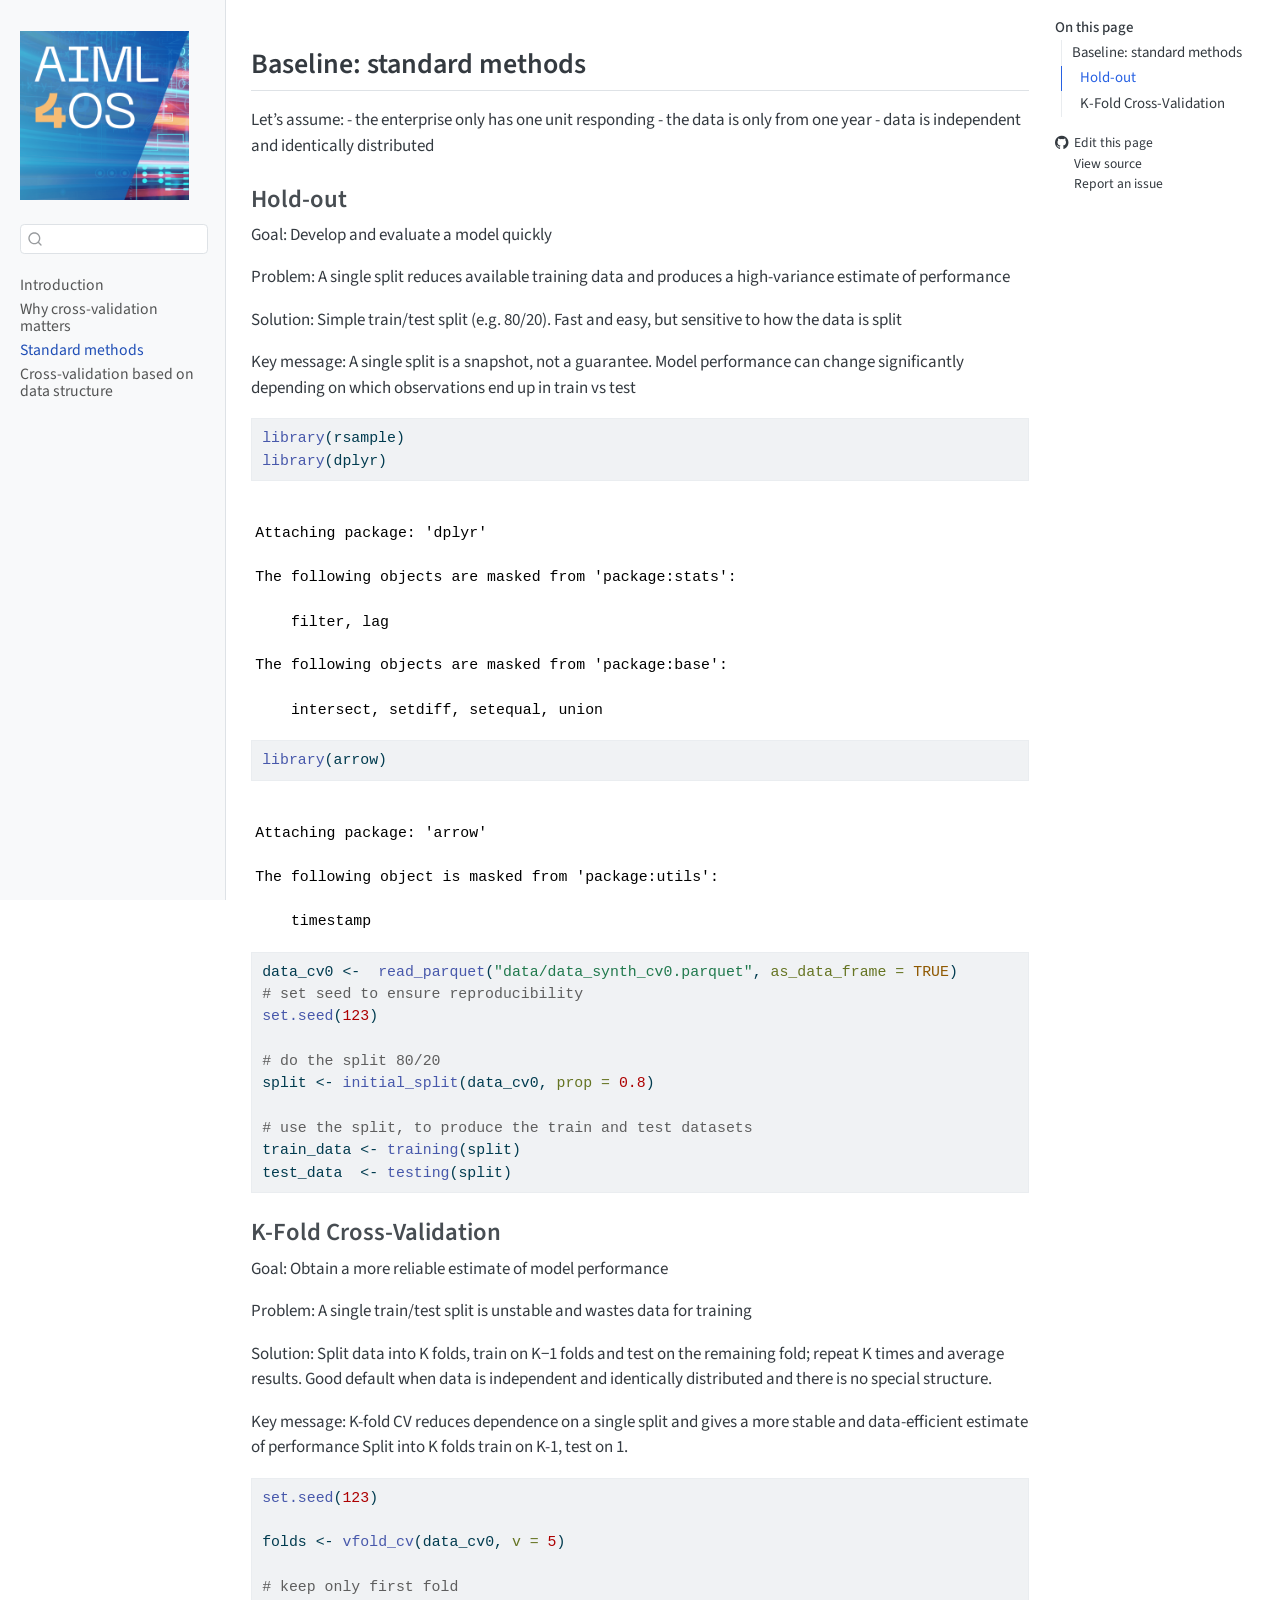
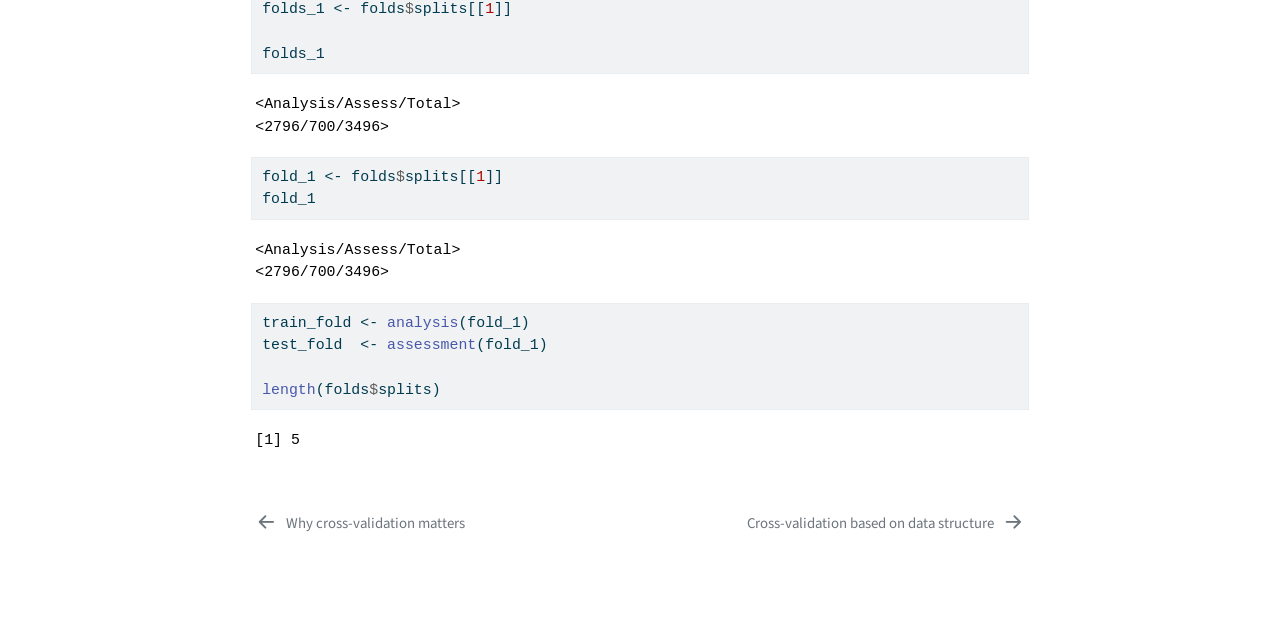
<file: chapters/chapter2.html>
<!DOCTYPE html>
<html xmlns="http://www.w3.org/1999/xhtml" lang="en" xml:lang="en"><head>

<meta charset="utf-8">
<meta name="generator" content="quarto-1.9.38">

<meta name="viewport" content="width=device-width, initial-scale=1.0, user-scalable=yes">


<title>chapter2 – Introduction to Cross-Validation</title>
<style>
/* Default styles provided by pandoc.
** See https://pandoc.org/MANUAL.html#variables-for-html for config info.
*/
code{white-space: pre-wrap;}
span.smallcaps{font-variant: small-caps;}
div.columns{display: flex; gap: min(4vw, 1.5em);}
div.column{flex: auto; overflow-x: auto;}
div.hanging-indent{margin-left: 1.5em; text-indent: -1.5em;}
ul.task-list{list-style: none;}
ul.task-list li input[type="checkbox"] {
  width: 0.8em;
  margin: 0 0.8em 0.2em -1em; /* quarto-specific, see https://github.com/quarto-dev/quarto-cli/issues/4556 */ 
  vertical-align: middle;
}
/* CSS for syntax highlighting */
html { -webkit-text-size-adjust: 100%; }
pre > code.sourceCode { white-space: pre; position: relative; }
pre > code.sourceCode > span { display: inline-block; line-height: 1.25; }
pre > code.sourceCode > span:empty { height: 1.2em; }
.sourceCode { overflow: visible; }
code.sourceCode > span { color: inherit; text-decoration: inherit; }
div.sourceCode { margin: 1em 0; }
pre.sourceCode { margin: 0; }
@media screen {
div.sourceCode { overflow: auto; }
}
@media print {
pre > code.sourceCode { white-space: pre-wrap; }
pre > code.sourceCode > span { text-indent: -5em; padding-left: 5em; }
}
pre.numberSource code
  { counter-reset: source-line 0; }
pre.numberSource code > span
  { position: relative; left: -4em; counter-increment: source-line; }
pre.numberSource code > span > a:first-child::before
  { content: counter(source-line);
    position: relative; left: -1em; text-align: right; vertical-align: baseline;
    border: none; display: inline-block;
    -webkit-touch-callout: none; -webkit-user-select: none;
    -khtml-user-select: none; -moz-user-select: none;
    -ms-user-select: none; user-select: none;
    padding: 0 4px; width: 4em;
  }
pre.numberSource { margin-left: 3em;  padding-left: 4px; }
div.sourceCode
  {   }
@media screen {
pre > code.sourceCode > span > a:first-child::before { text-decoration: underline; }
}
</style>


<script src="../site_libs/quarto-nav/quarto-nav.js"></script>
<script src="../site_libs/quarto-nav/headroom.min.js"></script>
<script src="../site_libs/clipboard/clipboard.min.js"></script>
<script src="../site_libs/quarto-search/autocomplete.umd.js"></script>
<script src="../site_libs/quarto-search/fuse.min.js"></script>
<script src="../site_libs/quarto-search/quarto-search.js"></script>
<meta name="quarto:offset" content="../">
<link href="../chapters/chapter3.html" rel="next">
<link href="../chapters/chapter1.html" rel="prev">
<script src="../site_libs/quarto-html/quarto.js" type="module"></script>
<script src="../site_libs/quarto-html/tabsets/tabsets.js" type="module"></script>
<script src="../site_libs/quarto-html/popper.min.js"></script>
<script src="../site_libs/quarto-html/tippy.umd.min.js"></script>
<script src="../site_libs/quarto-html/anchor.min.js"></script>
<link href="../site_libs/quarto-html/tippy.css" rel="stylesheet">
<link href="../site_libs/quarto-html/quarto-syntax-highlighting-15634bcf2e68342d4ad2dfa704d543f6.css" rel="stylesheet" id="quarto-text-highlighting-styles">
<script src="../site_libs/bootstrap/bootstrap.min.js"></script>
<link href="../site_libs/bootstrap/bootstrap-icons.css" rel="stylesheet">
<link href="../site_libs/bootstrap/bootstrap-814b7d86f81bef83ceb6a6c63506e914.min.css" rel="stylesheet" append-hash="true" id="quarto-bootstrap" data-mode="light">
<script id="quarto-search-options" type="application/json">{
  "location": "sidebar",
  "copy-button": false,
  "collapse-after": 3,
  "panel-placement": "start",
  "type": "textbox",
  "limit": 50,
  "keyboard-shortcut": [
    "f",
    "/",
    "s"
  ],
  "show-item-context": false,
  "language": {
    "search-no-results-text": "No results",
    "search-matching-documents-text": "matching documents",
    "search-copy-link-title": "Copy link to search",
    "search-hide-matches-text": "Hide additional matches",
    "search-more-match-text": "more match in this document",
    "search-more-matches-text": "more matches in this document",
    "search-clear-button-title": "Clear",
    "search-text-placeholder": "",
    "search-detached-cancel-button-title": "Cancel",
    "search-submit-button-title": "Submit",
    "search-label": "Search"
  }
}</script>


<link rel="stylesheet" href="../styles.css">
</head>

<body class="nav-sidebar docked quarto-light">

<div id="quarto-search-results"></div>
  <header id="quarto-header" class="headroom fixed-top">
  <nav class="quarto-secondary-nav">
    <div class="container-fluid d-flex">
      <button type="button" class="quarto-btn-toggle btn" data-bs-toggle="collapse" role="button" data-bs-target=".quarto-sidebar-collapse-item" aria-controls="quarto-sidebar" aria-expanded="false" aria-label="Toggle sidebar navigation" onclick="if (window.quartoToggleHeadroom) { window.quartoToggleHeadroom(); }">
        <i class="bi bi-layout-text-sidebar-reverse"></i>
      </button>
        <nav class="quarto-page-breadcrumbs" aria-label="breadcrumb"><ol class="breadcrumb"><li class="breadcrumb-item"><a href="../chapters/chapter2.html">Standard methods</a></li></ol></nav>
        <a class="flex-grow-1" role="navigation" data-bs-toggle="collapse" data-bs-target=".quarto-sidebar-collapse-item" aria-controls="quarto-sidebar" aria-expanded="false" aria-label="Toggle sidebar navigation" onclick="if (window.quartoToggleHeadroom) { window.quartoToggleHeadroom(); }">      
        </a>
      <button type="button" class="btn quarto-search-button" aria-label="Search" onclick="window.quartoOpenSearch();">
        <i class="bi bi-search"></i>
      </button>
    </div>
  </nav>
</header>
<!-- content -->
<div id="quarto-content" class="quarto-container page-columns page-rows-contents page-layout-article">
<!-- sidebar -->
  <nav id="quarto-sidebar" class="sidebar collapse collapse-horizontal quarto-sidebar-collapse-item sidebar-navigation docked overflow-auto">
    <div class="pt-lg-2 mt-2 text-left sidebar-header">
      <a href="../index.html" class="sidebar-logo-link">
      <img src="../resources/profile/main3.png" alt="" class="sidebar-logo light-content py-0 d-lg-inline d-none">
      <img src="../resources/profile/main3.png" alt="" class="sidebar-logo dark-content py-0 d-lg-inline d-none">
      </a>
      </div>
        <div class="mt-2 flex-shrink-0 align-items-center">
        <div class="sidebar-search">
        <div id="quarto-search" class="" title="Search"></div>
        </div>
        </div>
    <div class="sidebar-menu-container"> 
    <ul class="list-unstyled mt-1">
        <li class="sidebar-item">
  <div class="sidebar-item-container"> 
  <a href="../index.html" class="sidebar-item-text sidebar-link">
 <span class="menu-text">Introduction</span></a>
  </div>
</li>
        <li class="sidebar-item">
  <div class="sidebar-item-container"> 
  <a href="../chapters/chapter1.html" class="sidebar-item-text sidebar-link">
 <span class="menu-text">Why cross-validation matters</span></a>
  </div>
</li>
        <li class="sidebar-item">
  <div class="sidebar-item-container"> 
  <a href="../chapters/chapter2.html" class="sidebar-item-text sidebar-link active">
 <span class="menu-text">Standard methods</span></a>
  </div>
</li>
        <li class="sidebar-item">
  <div class="sidebar-item-container"> 
  <a href="../chapters/chapter3.html" class="sidebar-item-text sidebar-link">
 <span class="menu-text">Cross-validation based on data structure</span></a>
  </div>
</li>
    </ul>
    </div>
</nav>
<div id="quarto-sidebar-glass" class="quarto-sidebar-collapse-item" data-bs-toggle="collapse" data-bs-target=".quarto-sidebar-collapse-item"></div>
<!-- margin-sidebar -->
    <div id="quarto-margin-sidebar" class="sidebar margin-sidebar">
        <nav id="TOC" role="doc-toc" class="toc-active">
    <h2 id="toc-title">On this page</h2>
   
  <ul>
  <li><a href="#baseline-standard-methods" id="toc-baseline-standard-methods" class="nav-link active" data-scroll-target="#baseline-standard-methods">Baseline: standard methods</a>
  <ul class="collapse">
  <li><a href="#hold-out" id="toc-hold-out" class="nav-link" data-scroll-target="#hold-out">Hold-out</a></li>
  <li><a href="#k-fold-cross-validation" id="toc-k-fold-cross-validation" class="nav-link" data-scroll-target="#k-fold-cross-validation">K-Fold Cross-Validation</a></li>
  </ul></li>
  </ul>
<div class="toc-actions"><ul><li><a href="https://github.com/AIML4OS/AIML4OS-template-quarto-r/edit/main/chapters/chapter2.qmd" class="toc-action"><i class="bi bi-github"></i>Edit this page</a></li><li><a href="https://github.com/AIML4OS/AIML4OS-template-quarto-r/blob/main/chapters/chapter2.qmd" class="toc-action"><i class="bi empty"></i>View source</a></li><li><a href="https://github.com/AIML4OS/AIML4OS-template-quarto-r/issues/new" class="toc-action"><i class="bi empty"></i>Report an issue</a></li></ul></div></nav>
    </div>
<!-- main -->
<main class="content" id="quarto-document-content"><header id="title-block-header" class="quarto-title-block"></header>




<section id="baseline-standard-methods" class="level2">
<h2 class="anchored" data-anchor-id="baseline-standard-methods">Baseline: standard methods</h2>
<p>Let’s assume: - the enterprise only has one unit responding - the data is only from one year - data is independent and identically distributed</p>
<section id="hold-out" class="level3">
<h3 class="anchored" data-anchor-id="hold-out">Hold-out</h3>
<p>Goal: Develop and evaluate a model quickly</p>
<p>Problem: A single split reduces available training data and produces a high-variance estimate of performance</p>
<p>Solution: Simple train/test split (e.g.&nbsp;80/20). Fast and easy, but sensitive to how the data is split</p>
<p>Key message: A single split is a snapshot, not a guarantee. Model performance can change significantly depending on which observations end up in train vs test</p>
<div class="cell">
<div class="code-copy-outer-scaffold"><div class="sourceCode cell-code" id="cb1"><pre class="sourceCode r code-with-copy"><code class="sourceCode r"><span id="cb1-1"><a href="#cb1-1" aria-hidden="true" tabindex="-1"></a><span class="fu">library</span>(rsample)</span>
<span id="cb1-2"><a href="#cb1-2" aria-hidden="true" tabindex="-1"></a><span class="fu">library</span>(dplyr)</span></code></pre></div><button title="Copy to Clipboard" class="code-copy-button"><i class="bi"></i></button></div>
<div class="cell-output cell-output-stderr">
<pre><code>
Attaching package: 'dplyr'</code></pre>
</div>
<div class="cell-output cell-output-stderr">
<pre><code>The following objects are masked from 'package:stats':

    filter, lag</code></pre>
</div>
<div class="cell-output cell-output-stderr">
<pre><code>The following objects are masked from 'package:base':

    intersect, setdiff, setequal, union</code></pre>
</div>
<div class="code-copy-outer-scaffold"><div class="sourceCode cell-code" id="cb5"><pre class="sourceCode r code-with-copy"><code class="sourceCode r"><span id="cb5-1"><a href="#cb5-1" aria-hidden="true" tabindex="-1"></a><span class="fu">library</span>(arrow)</span></code></pre></div><button title="Copy to Clipboard" class="code-copy-button"><i class="bi"></i></button></div>
<div class="cell-output cell-output-stderr">
<pre><code>
Attaching package: 'arrow'</code></pre>
</div>
<div class="cell-output cell-output-stderr">
<pre><code>The following object is masked from 'package:utils':

    timestamp</code></pre>
</div>
<div class="code-copy-outer-scaffold"><div class="sourceCode cell-code" id="cb8"><pre class="sourceCode r code-with-copy"><code class="sourceCode r"><span id="cb8-1"><a href="#cb8-1" aria-hidden="true" tabindex="-1"></a>data_cv0 <span class="ot">&lt;-</span>  <span class="fu">read_parquet</span>(<span class="st">"data/data_synth_cv0.parquet"</span>, <span class="at">as_data_frame =</span> <span class="cn">TRUE</span>)</span>
<span id="cb8-2"><a href="#cb8-2" aria-hidden="true" tabindex="-1"></a><span class="co"># set seed to ensure reproducibility</span></span>
<span id="cb8-3"><a href="#cb8-3" aria-hidden="true" tabindex="-1"></a><span class="fu">set.seed</span>(<span class="dv">123</span>)</span>
<span id="cb8-4"><a href="#cb8-4" aria-hidden="true" tabindex="-1"></a></span>
<span id="cb8-5"><a href="#cb8-5" aria-hidden="true" tabindex="-1"></a><span class="co"># do the split 80/20</span></span>
<span id="cb8-6"><a href="#cb8-6" aria-hidden="true" tabindex="-1"></a>split <span class="ot">&lt;-</span> <span class="fu">initial_split</span>(data_cv0, <span class="at">prop =</span> <span class="fl">0.8</span>)</span>
<span id="cb8-7"><a href="#cb8-7" aria-hidden="true" tabindex="-1"></a></span>
<span id="cb8-8"><a href="#cb8-8" aria-hidden="true" tabindex="-1"></a><span class="co"># use the split, to produce the train and test datasets</span></span>
<span id="cb8-9"><a href="#cb8-9" aria-hidden="true" tabindex="-1"></a>train_data <span class="ot">&lt;-</span> <span class="fu">training</span>(split)</span>
<span id="cb8-10"><a href="#cb8-10" aria-hidden="true" tabindex="-1"></a>test_data  <span class="ot">&lt;-</span> <span class="fu">testing</span>(split)</span></code></pre></div><button title="Copy to Clipboard" class="code-copy-button"><i class="bi"></i></button></div>
</div>
</section>
<section id="k-fold-cross-validation" class="level3">
<h3 class="anchored" data-anchor-id="k-fold-cross-validation">K-Fold Cross-Validation</h3>
<p>Goal: Obtain a more reliable estimate of model performance</p>
<p>Problem: A single train/test split is unstable and wastes data for training</p>
<p>Solution: Split data into K folds, train on K−1 folds and test on the remaining fold; repeat K times and average results. Good default when data is independent and identically distributed and there is no special structure.</p>
<p>Key message: K-fold CV reduces dependence on a single split and gives a more stable and data-efficient estimate of performance Split into K folds train on K-1, test on 1.</p>
<div class="cell">
<div class="code-copy-outer-scaffold"><div class="sourceCode cell-code" id="cb9"><pre class="sourceCode r code-with-copy"><code class="sourceCode r"><span id="cb9-1"><a href="#cb9-1" aria-hidden="true" tabindex="-1"></a><span class="fu">set.seed</span>(<span class="dv">123</span>)</span>
<span id="cb9-2"><a href="#cb9-2" aria-hidden="true" tabindex="-1"></a></span>
<span id="cb9-3"><a href="#cb9-3" aria-hidden="true" tabindex="-1"></a>folds <span class="ot">&lt;-</span> <span class="fu">vfold_cv</span>(data_cv0, <span class="at">v =</span> <span class="dv">5</span>)</span>
<span id="cb9-4"><a href="#cb9-4" aria-hidden="true" tabindex="-1"></a></span>
<span id="cb9-5"><a href="#cb9-5" aria-hidden="true" tabindex="-1"></a><span class="co"># keep only first fold</span></span>
<span id="cb9-6"><a href="#cb9-6" aria-hidden="true" tabindex="-1"></a>folds_1 <span class="ot">&lt;-</span> folds<span class="sc">$</span>splits[[<span class="dv">1</span>]]</span>
<span id="cb9-7"><a href="#cb9-7" aria-hidden="true" tabindex="-1"></a></span>
<span id="cb9-8"><a href="#cb9-8" aria-hidden="true" tabindex="-1"></a>folds_1</span></code></pre></div><button title="Copy to Clipboard" class="code-copy-button"><i class="bi"></i></button></div>
<div class="cell-output cell-output-stdout">
<pre><code>&lt;Analysis/Assess/Total&gt;
&lt;2796/700/3496&gt;</code></pre>
</div>
</div>
<div class="cell">
<div class="code-copy-outer-scaffold"><div class="sourceCode cell-code" id="cb11"><pre class="sourceCode r code-with-copy"><code class="sourceCode r"><span id="cb11-1"><a href="#cb11-1" aria-hidden="true" tabindex="-1"></a>fold_1 <span class="ot">&lt;-</span> folds<span class="sc">$</span>splits[[<span class="dv">1</span>]]</span>
<span id="cb11-2"><a href="#cb11-2" aria-hidden="true" tabindex="-1"></a>fold_1</span></code></pre></div><button title="Copy to Clipboard" class="code-copy-button"><i class="bi"></i></button></div>
<div class="cell-output cell-output-stdout">
<pre><code>&lt;Analysis/Assess/Total&gt;
&lt;2796/700/3496&gt;</code></pre>
</div>
<div class="code-copy-outer-scaffold"><div class="sourceCode cell-code" id="cb13"><pre class="sourceCode r code-with-copy"><code class="sourceCode r"><span id="cb13-1"><a href="#cb13-1" aria-hidden="true" tabindex="-1"></a>train_fold <span class="ot">&lt;-</span> <span class="fu">analysis</span>(fold_1)</span>
<span id="cb13-2"><a href="#cb13-2" aria-hidden="true" tabindex="-1"></a>test_fold  <span class="ot">&lt;-</span> <span class="fu">assessment</span>(fold_1)</span>
<span id="cb13-3"><a href="#cb13-3" aria-hidden="true" tabindex="-1"></a></span>
<span id="cb13-4"><a href="#cb13-4" aria-hidden="true" tabindex="-1"></a><span class="fu">length</span>(folds<span class="sc">$</span>splits)</span></code></pre></div><button title="Copy to Clipboard" class="code-copy-button"><i class="bi"></i></button></div>
<div class="cell-output cell-output-stdout">
<pre><code>[1] 5</code></pre>
</div>
</div>


</section>
</section>

</main> <!-- /main -->
<script id="quarto-html-after-body" type="application/javascript">
  window.document.addEventListener("DOMContentLoaded", function (event) {
    const icon = "";
    const anchorJS = new window.AnchorJS();
    anchorJS.options = {
      placement: 'right',
      icon: icon
    };
    anchorJS.add('.anchored');
    const isCodeAnnotation = (el) => {
      for (const clz of el.classList) {
        if (clz.startsWith('code-annotation-')) {                     
          return true;
        }
      }
      return false;
    }
    const onCopySuccess = function(e) {
      // button target
      const button = e.trigger;
      // don't keep focus
      button.blur();
      // flash "checked"
      button.classList.add('code-copy-button-checked');
      var currentTitle = button.getAttribute("title");
      button.setAttribute("title", "Copied!");
      let tooltip;
      if (window.bootstrap) {
        button.setAttribute("data-bs-toggle", "tooltip");
        button.setAttribute("data-bs-placement", "left");
        button.setAttribute("data-bs-title", "Copied!");
        tooltip = new bootstrap.Tooltip(button, 
          { trigger: "manual", 
            customClass: "code-copy-button-tooltip",
            offset: [0, -8]});
        tooltip.show();    
      }
      setTimeout(function() {
        if (tooltip) {
          tooltip.hide();
          button.removeAttribute("data-bs-title");
          button.removeAttribute("data-bs-toggle");
          button.removeAttribute("data-bs-placement");
        }
        button.setAttribute("title", currentTitle);
        button.classList.remove('code-copy-button-checked');
      }, 1000);
      // clear code selection
      e.clearSelection();
    }
    const getTextToCopy = function(trigger) {
      const outerScaffold = trigger.parentElement.cloneNode(true);
      const codeEl = outerScaffold.querySelector('code');
      for (const childEl of codeEl.children) {
        if (isCodeAnnotation(childEl)) {
          childEl.remove();
        }
      }
      return codeEl.innerText;
    }
    const clipboard = new window.ClipboardJS('.code-copy-button:not([data-in-quarto-modal])', {
      text: getTextToCopy
    });
    clipboard.on('success', onCopySuccess);
    if (window.document.getElementById('quarto-embedded-source-code-modal')) {
      const clipboardModal = new window.ClipboardJS('.code-copy-button[data-in-quarto-modal]', {
        text: getTextToCopy,
        container: window.document.getElementById('quarto-embedded-source-code-modal')
      });
      clipboardModal.on('success', onCopySuccess);
    }
      var localhostRegex = new RegExp(/^(?:http|https):\/\/localhost\:?[0-9]*\//);
      var mailtoRegex = new RegExp(/^mailto:/);
        var filterRegex = new RegExp("https:\/\/AIML4OS\.github\.io\/AIML4OS-template-quarto-r");
      var isInternal = (href) => {
          return filterRegex.test(href) || localhostRegex.test(href) || mailtoRegex.test(href);
      }
      // Inspect non-navigation links and adorn them if external
     var links = window.document.querySelectorAll('a[href]:not(.nav-link):not(.navbar-brand):not(.toc-action):not(.sidebar-link):not(.sidebar-item-toggle):not(.pagination-link):not(.no-external):not([aria-hidden]):not(.dropdown-item):not(.quarto-navigation-tool):not(.about-link)');
      for (var i=0; i<links.length; i++) {
        const link = links[i];
        if (!isInternal(link.href)) {
          // undo the damage that might have been done by quarto-nav.js in the case of
          // links that we want to consider external
          if (link.dataset.originalHref !== undefined) {
            link.href = link.dataset.originalHref;
          }
        }
      }
    function tippyHover(el, contentFn, onTriggerFn, onUntriggerFn) {
      const config = {
        allowHTML: true,
        maxWidth: 500,
        delay: 100,
        arrow: false,
        appendTo: function(el) {
            return el.parentElement;
        },
        interactive: true,
        interactiveBorder: 10,
        theme: 'quarto',
        placement: 'bottom-start',
      };
      if (contentFn) {
        config.content = contentFn;
      }
      if (onTriggerFn) {
        config.onTrigger = onTriggerFn;
      }
      if (onUntriggerFn) {
        config.onUntrigger = onUntriggerFn;
      }
      window.tippy(el, config); 
    }
    const noterefs = window.document.querySelectorAll('a[role="doc-noteref"]');
    for (var i=0; i<noterefs.length; i++) {
      const ref = noterefs[i];
      tippyHover(ref, function() {
        // use id or data attribute instead here
        let href = ref.getAttribute('data-footnote-href') || ref.getAttribute('href');
        try { href = new URL(href).hash; } catch {}
        const id = href.replace(/^#\/?/, "");
        const note = window.document.getElementById(id);
        if (note) {
          return note.innerHTML;
        } else {
          return "";
        }
      });
    }
    const xrefs = window.document.querySelectorAll('a.quarto-xref');
    const processXRef = (id, note) => {
      // Strip column container classes
      const stripColumnClz = (el) => {
        el.classList.remove("page-full", "page-columns");
        if (el.children) {
          for (const child of el.children) {
            stripColumnClz(child);
          }
        }
      }
      stripColumnClz(note)
      if (id === null || id.startsWith('sec-')) {
        // Special case sections, only their first couple elements
        const container = document.createElement("div");
        if (note.children && note.children.length > 2) {
          container.appendChild(note.children[0].cloneNode(true));
          for (let i = 1; i < note.children.length; i++) {
            const child = note.children[i];
            if (child.tagName === "P" && child.innerText === "") {
              continue;
            } else {
              container.appendChild(child.cloneNode(true));
              break;
            }
          }
          if (window.Quarto?.typesetMath) {
            window.Quarto.typesetMath(container);
          }
          return container.innerHTML
        } else {
          if (window.Quarto?.typesetMath) {
            window.Quarto.typesetMath(note);
          }
          return note.innerHTML;
        }
      } else {
        // Remove any anchor links if they are present
        const anchorLink = note.querySelector('a.anchorjs-link');
        if (anchorLink) {
          anchorLink.remove();
        }
        if (window.Quarto?.typesetMath) {
          window.Quarto.typesetMath(note);
        }
        if (note.classList.contains("callout")) {
          return note.outerHTML;
        } else {
          return note.innerHTML;
        }
      }
    }
    for (var i=0; i<xrefs.length; i++) {
      const xref = xrefs[i];
      tippyHover(xref, undefined, function(instance) {
        instance.disable();
        let url = xref.getAttribute('href');
        let hash = undefined; 
        if (url.startsWith('#')) {
          hash = url;
        } else {
          try { hash = new URL(url).hash; } catch {}
        }
        if (hash) {
          const id = hash.replace(/^#\/?/, "");
          const note = window.document.getElementById(id);
          if (note !== null) {
            try {
              const html = processXRef(id, note.cloneNode(true));
              instance.setContent(html);
            } finally {
              instance.enable();
              instance.show();
            }
          } else {
            // See if we can fetch this
            fetch(url.split('#')[0])
            .then(res => res.text())
            .then(html => {
              const parser = new DOMParser();
              const htmlDoc = parser.parseFromString(html, "text/html");
              const note = htmlDoc.getElementById(id);
              if (note !== null) {
                const html = processXRef(id, note);
                instance.setContent(html);
              } 
            }).finally(() => {
              instance.enable();
              instance.show();
            });
          }
        } else {
          // See if we can fetch a full url (with no hash to target)
          // This is a special case and we should probably do some content thinning / targeting
          fetch(url)
          .then(res => res.text())
          .then(html => {
            const parser = new DOMParser();
            const htmlDoc = parser.parseFromString(html, "text/html");
            const note = htmlDoc.querySelector('main.content');
            if (note !== null) {
              // This should only happen for chapter cross references
              // (since there is no id in the URL)
              // remove the first header
              if (note.children.length > 0 && note.children[0].tagName === "HEADER") {
                note.children[0].remove();
              }
              const html = processXRef(null, note);
              instance.setContent(html);
            } 
          }).finally(() => {
            instance.enable();
            instance.show();
          });
        }
      }, function(instance) {
      });
    }
        let selectedAnnoteEl;
        const selectorForAnnotation = ( cell, annotation) => {
          let cellAttr = 'data-code-cell="' + cell + '"';
          let lineAttr = 'data-code-annotation="' +  annotation + '"';
          const selector = 'span[' + cellAttr + '][' + lineAttr + ']';
          return selector;
        }
        const selectCodeLines = (annoteEl) => {
          const doc = window.document;
          const targetCell = annoteEl.getAttribute("data-target-cell");
          const targetAnnotation = annoteEl.getAttribute("data-target-annotation");
          const annoteSpan = window.document.querySelector(selectorForAnnotation(targetCell, targetAnnotation));
          const lines = annoteSpan.getAttribute("data-code-lines").split(",");
          const lineIds = lines.map((line) => {
            return targetCell + "-" + line;
          })
          let top = null;
          let height = null;
          let parent = null;
          if (lineIds.length > 0) {
              //compute the position of the single el (top and bottom and make a div)
              const el = window.document.getElementById(lineIds[0]);
              top = el.offsetTop;
              height = el.offsetHeight;
              parent = el.parentElement.parentElement;
            if (lineIds.length > 1) {
              const lastEl = window.document.getElementById(lineIds[lineIds.length - 1]);
              const bottom = lastEl.offsetTop + lastEl.offsetHeight;
              height = bottom - top;
            }
            if (top !== null && height !== null && parent !== null) {
              // cook up a div (if necessary) and position it 
              let div = window.document.getElementById("code-annotation-line-highlight");
              if (div === null) {
                div = window.document.createElement("div");
                div.setAttribute("id", "code-annotation-line-highlight");
                div.style.position = 'absolute';
                parent.appendChild(div);
              }
              div.style.top = top - 2 + "px";
              div.style.height = height + 4 + "px";
              div.style.left = 0;
              let gutterDiv = window.document.getElementById("code-annotation-line-highlight-gutter");
              if (gutterDiv === null) {
                gutterDiv = window.document.createElement("div");
                gutterDiv.setAttribute("id", "code-annotation-line-highlight-gutter");
                gutterDiv.style.position = 'absolute';
                const codeCell = window.document.getElementById(targetCell);
                const gutter = codeCell.querySelector('.code-annotation-gutter');
                gutter.appendChild(gutterDiv);
              }
              gutterDiv.style.top = top - 2 + "px";
              gutterDiv.style.height = height + 4 + "px";
            }
            selectedAnnoteEl = annoteEl;
          }
        };
        const unselectCodeLines = () => {
          const elementsIds = ["code-annotation-line-highlight", "code-annotation-line-highlight-gutter"];
          elementsIds.forEach((elId) => {
            const div = window.document.getElementById(elId);
            if (div) {
              div.remove();
            }
          });
          selectedAnnoteEl = undefined;
        };
          // Handle positioning of the toggle
      window.addEventListener(
        "resize",
        throttle(() => {
          elRect = undefined;
          if (selectedAnnoteEl) {
            selectCodeLines(selectedAnnoteEl);
          }
        }, 10)
      );
      function throttle(fn, ms) {
      let throttle = false;
      let timer;
        return (...args) => {
          if(!throttle) { // first call gets through
              fn.apply(this, args);
              throttle = true;
          } else { // all the others get throttled
              if(timer) clearTimeout(timer); // cancel #2
              timer = setTimeout(() => {
                fn.apply(this, args);
                timer = throttle = false;
              }, ms);
          }
        };
      }
        // Attach click handler to the DT
        const annoteDls = window.document.querySelectorAll('dt[data-target-cell]');
        for (const annoteDlNode of annoteDls) {
          annoteDlNode.addEventListener('click', (event) => {
            const clickedEl = event.target;
            if (clickedEl !== selectedAnnoteEl) {
              unselectCodeLines();
              const activeEl = window.document.querySelector('dt[data-target-cell].code-annotation-active');
              if (activeEl) {
                activeEl.classList.remove('code-annotation-active');
              }
              selectCodeLines(clickedEl);
              clickedEl.classList.add('code-annotation-active');
            } else {
              // Unselect the line
              unselectCodeLines();
              clickedEl.classList.remove('code-annotation-active');
            }
          });
        }
    const findCites = (el) => {
      const parentEl = el.parentElement;
      if (parentEl) {
        const cites = parentEl.dataset.cites;
        if (cites) {
          return {
            el,
            cites: cites.split(' ')
          };
        } else {
          return findCites(el.parentElement)
        }
      } else {
        return undefined;
      }
    };
    var bibliorefs = window.document.querySelectorAll('a[role="doc-biblioref"]');
    for (var i=0; i<bibliorefs.length; i++) {
      const ref = bibliorefs[i];
      const citeInfo = findCites(ref);
      if (citeInfo) {
        tippyHover(citeInfo.el, function() {
          var popup = window.document.createElement('div');
          citeInfo.cites.forEach(function(cite) {
            var citeDiv = window.document.createElement('div');
            citeDiv.classList.add('hanging-indent');
            citeDiv.classList.add('csl-entry');
            var biblioDiv = window.document.getElementById('ref-' + cite);
            if (biblioDiv) {
              citeDiv.innerHTML = biblioDiv.innerHTML;
            }
            popup.appendChild(citeDiv);
          });
          return popup.innerHTML;
        });
      }
    }
  });
  </script>
<nav class="page-navigation">
  <div class="nav-page nav-page-previous">
      <a href="../chapters/chapter1.html" class="pagination-link" aria-label="Why cross-validation matters">
        <i class="bi bi-arrow-left-short"></i> <span class="nav-page-text">Why cross-validation matters</span>
      </a>          
  </div>
  <div class="nav-page nav-page-next">
      <a href="../chapters/chapter3.html" class="pagination-link" aria-label="Cross-validation based on data structure">
        <span class="nav-page-text">Cross-validation based on data structure</span> <i class="bi bi-arrow-right-short"></i>
      </a>
  </div>
</nav>
</div> <!-- /content -->




<footer class="footer"><div class="nav-footer"><div class="nav-footer-center"><div class="toc-actions d-sm-block d-md-none"><ul><li><a href="https://github.com/AIML4OS/AIML4OS-template-quarto-r/edit/main/chapters/chapter2.qmd" class="toc-action"><i class="bi bi-github"></i>Edit this page</a></li><li><a href="https://github.com/AIML4OS/AIML4OS-template-quarto-r/blob/main/chapters/chapter2.qmd" class="toc-action"><i class="bi empty"></i>View source</a></li><li><a href="https://github.com/AIML4OS/AIML4OS-template-quarto-r/issues/new" class="toc-action"><i class="bi empty"></i>Report an issue</a></li></ul></div></div></div></footer></body></html>
</file>
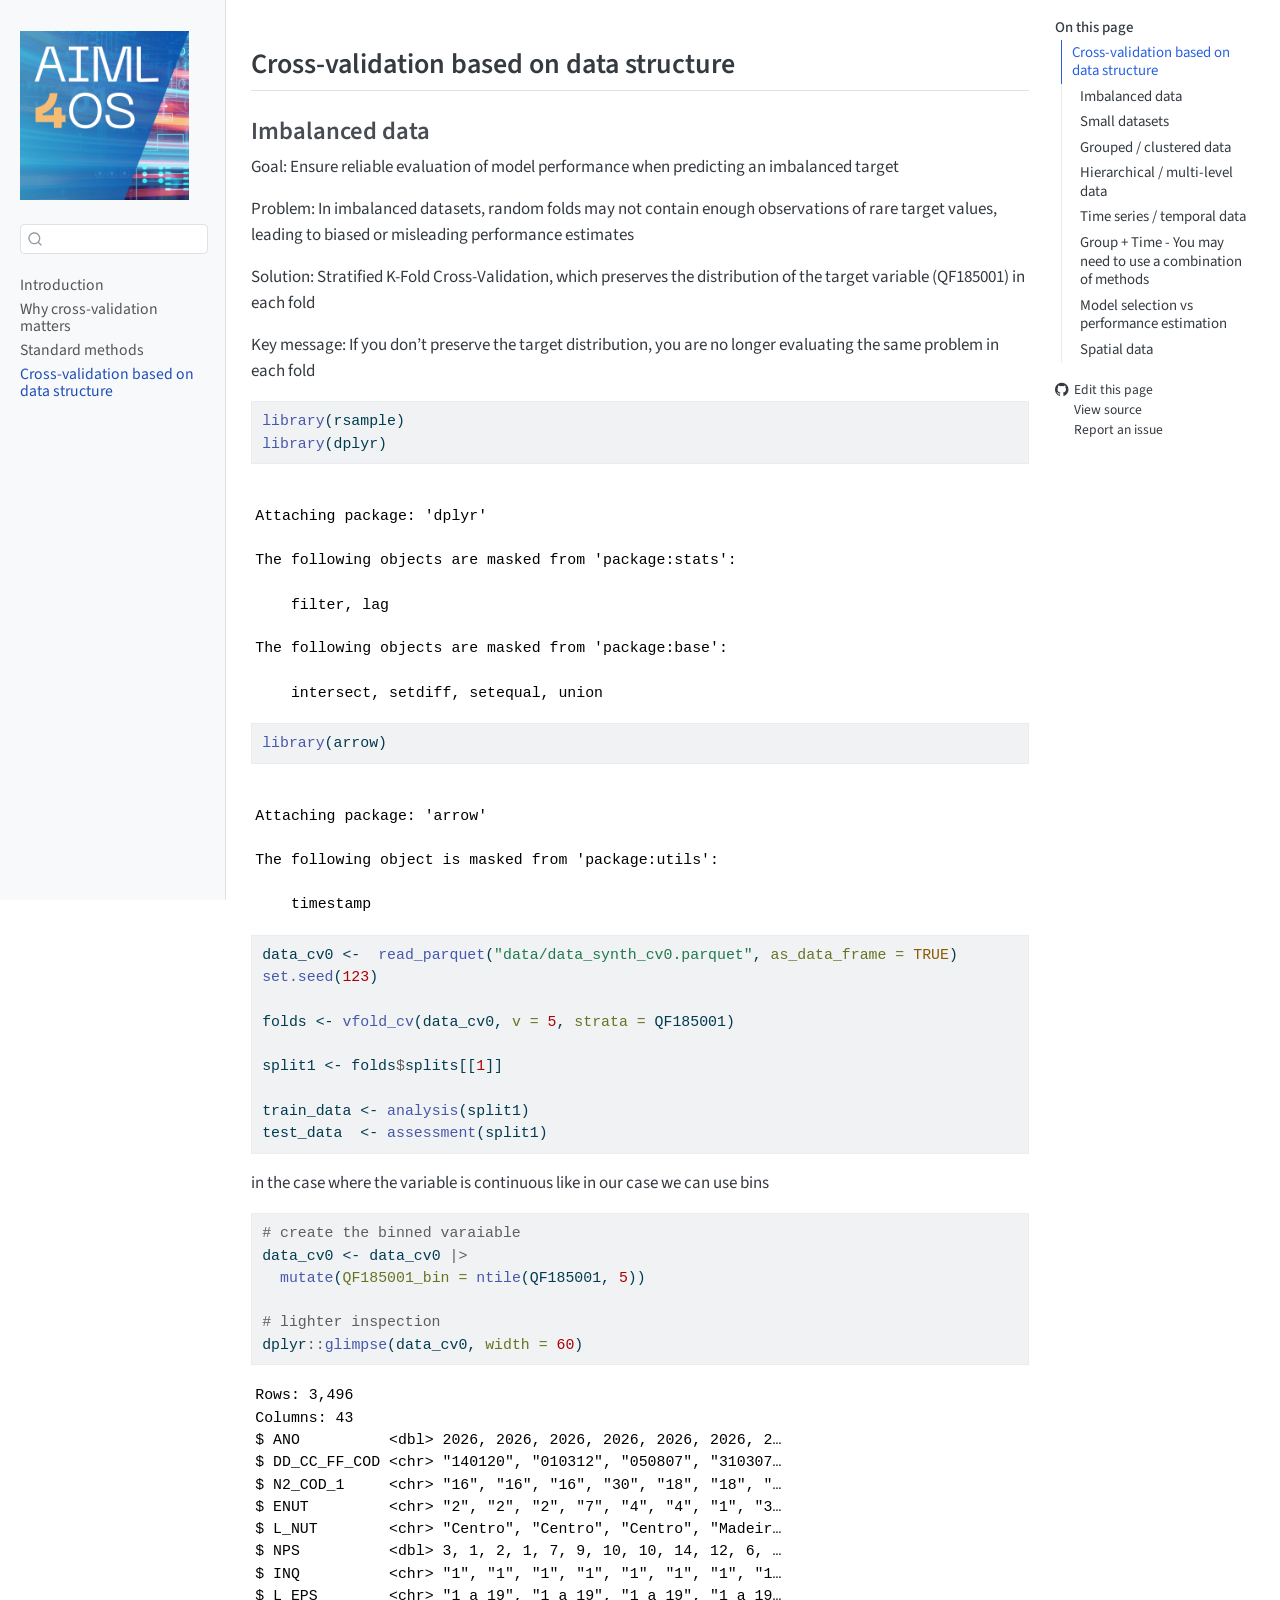
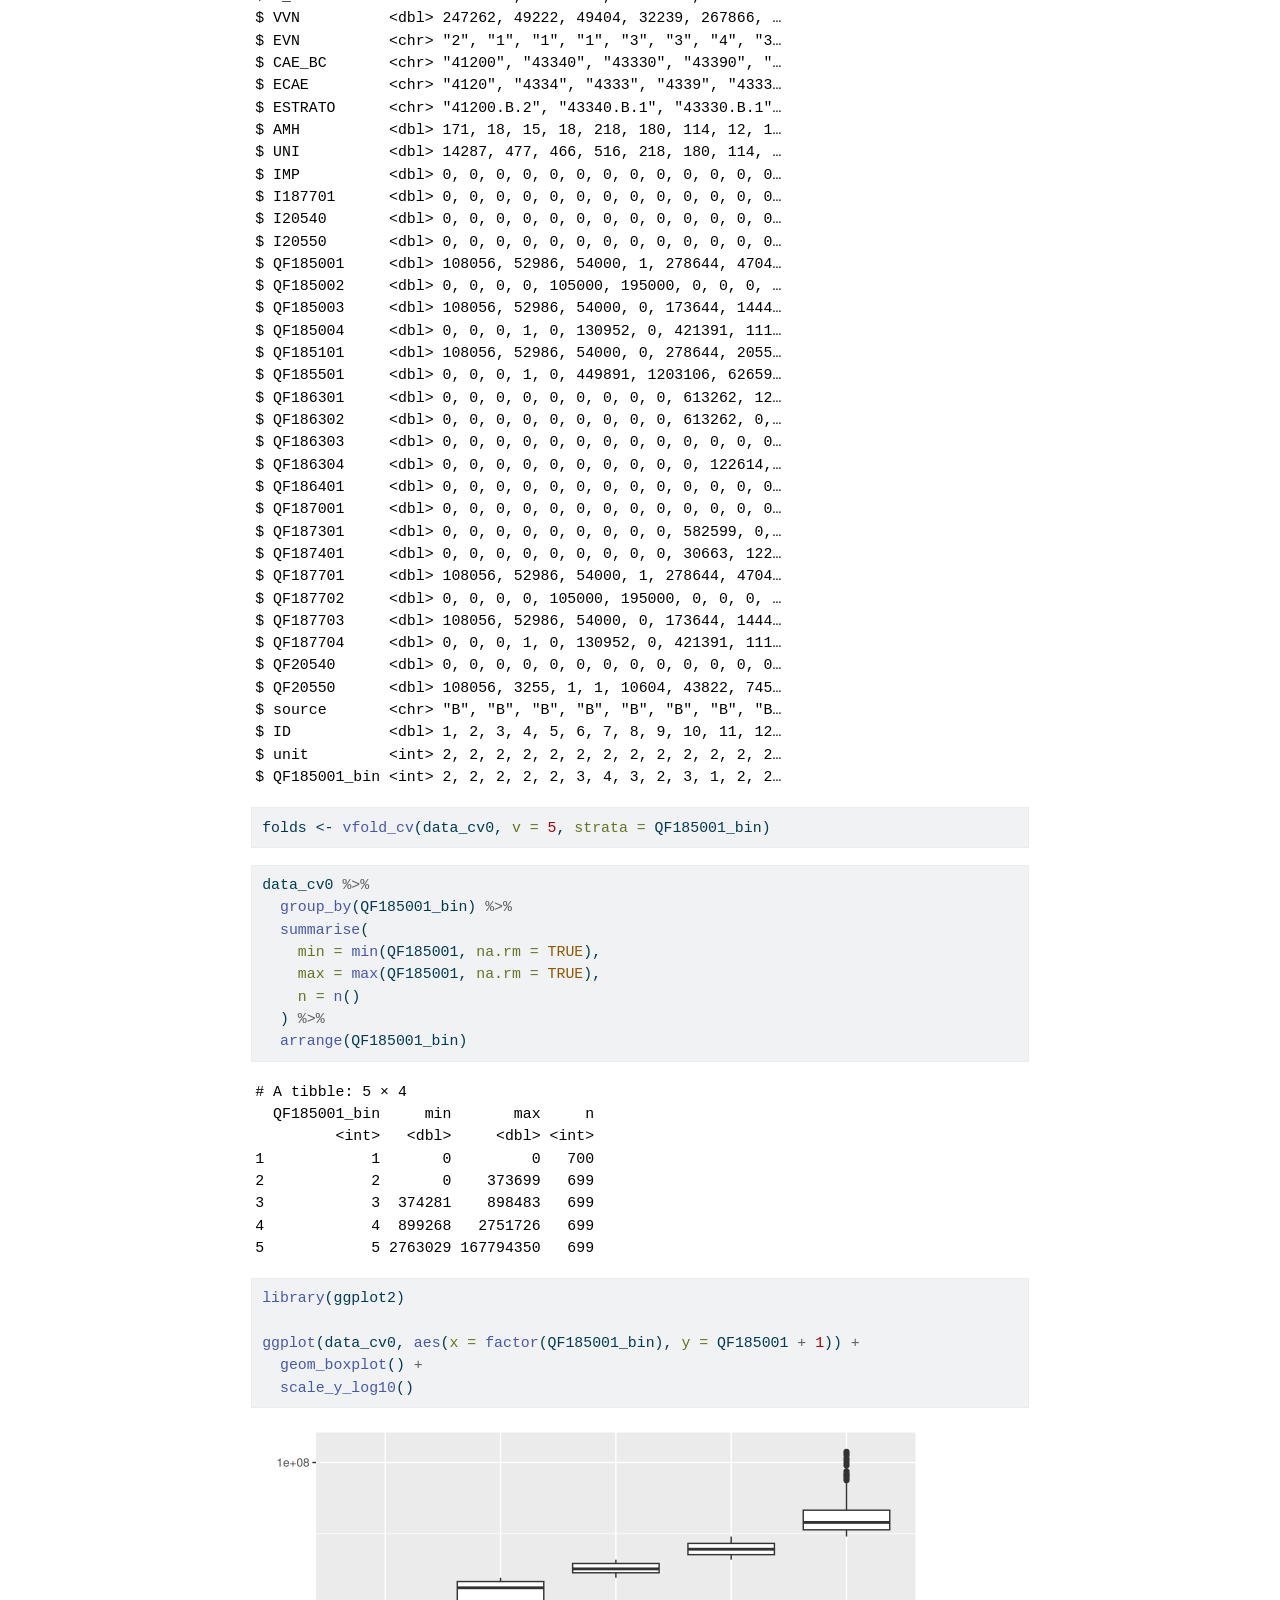
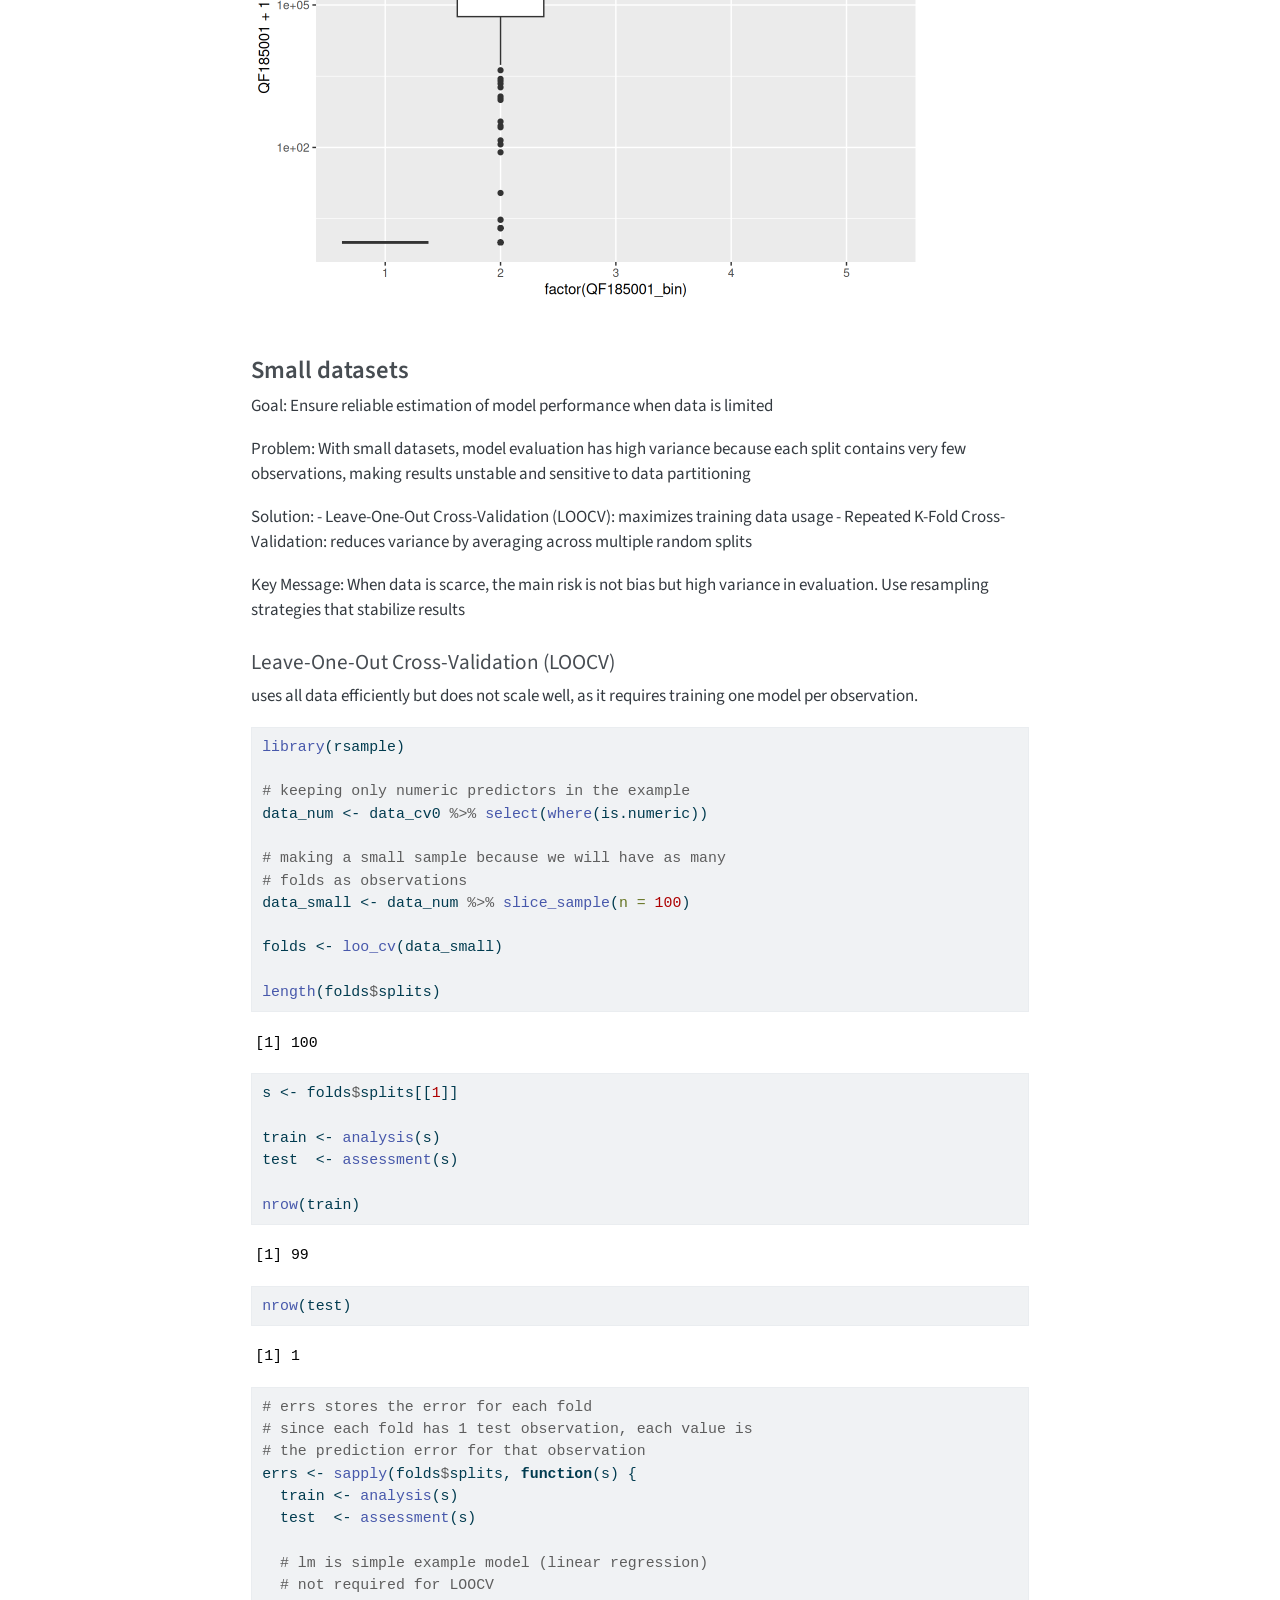
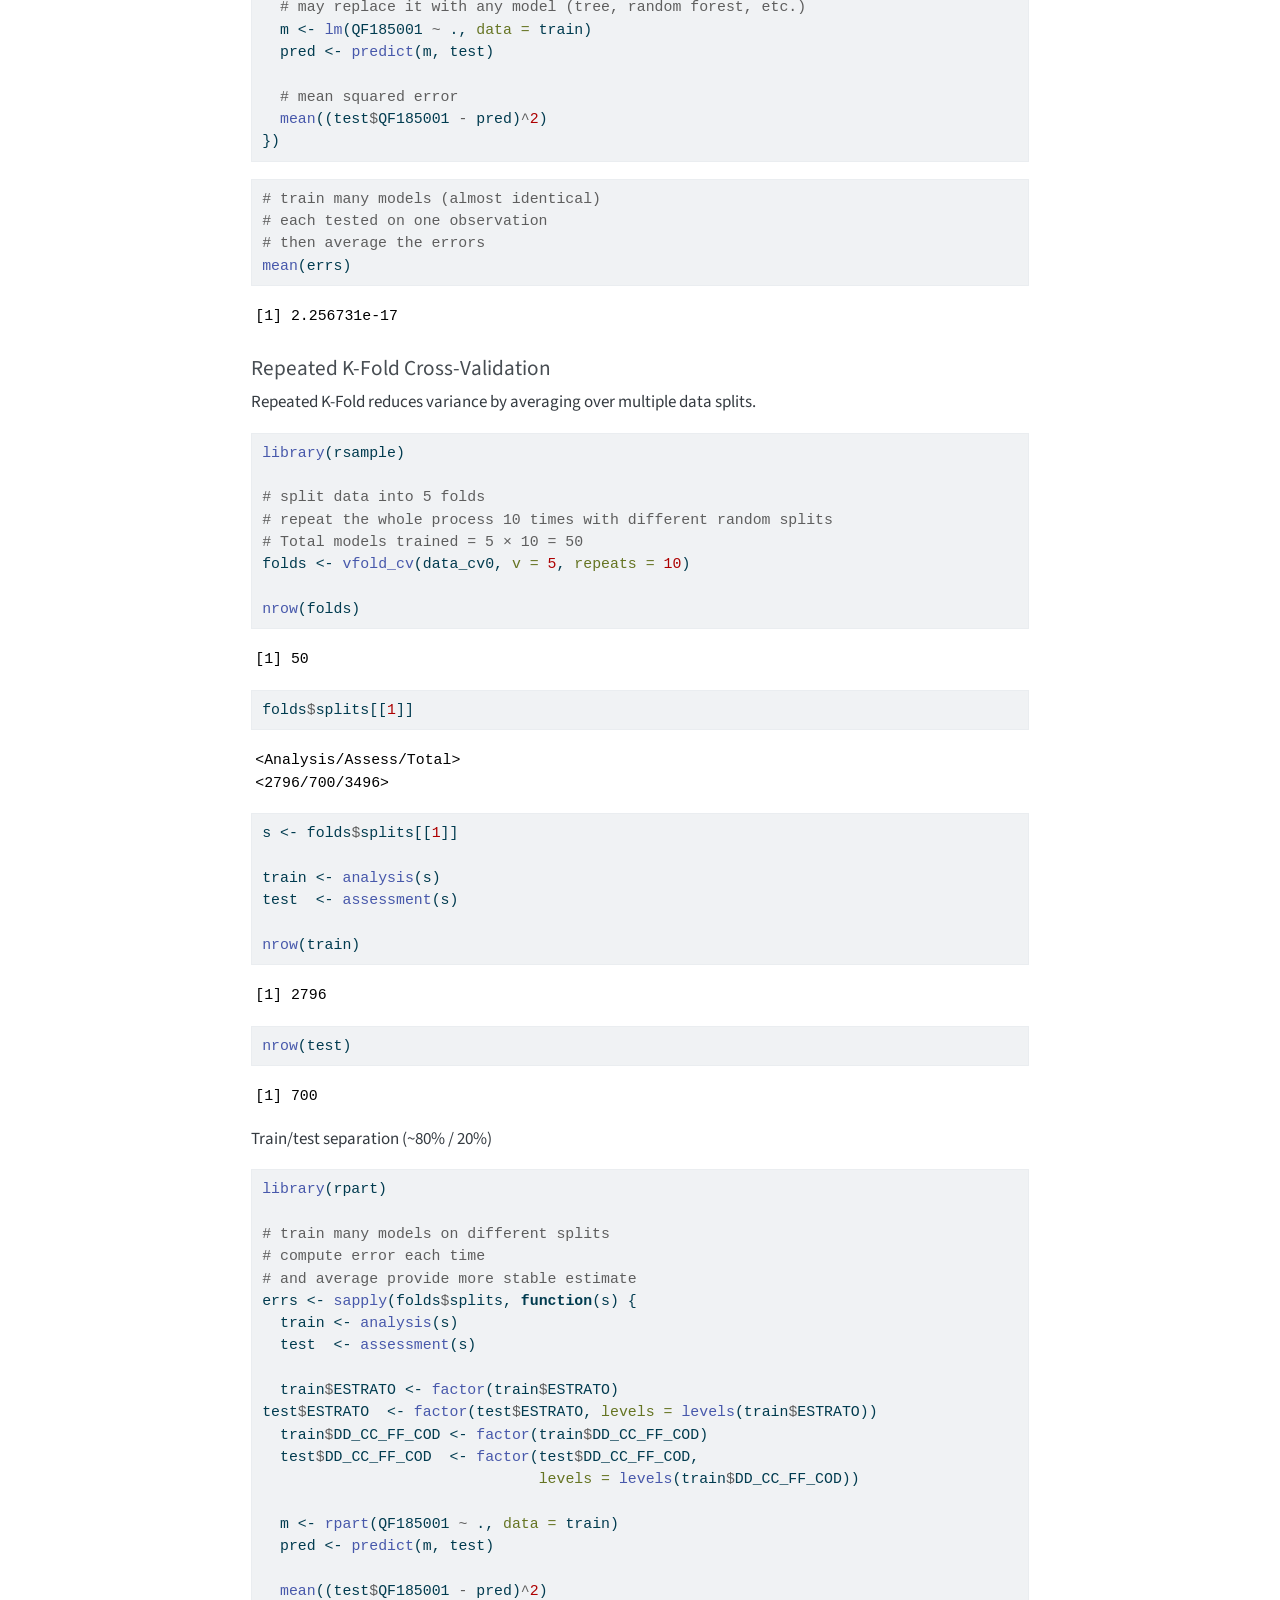
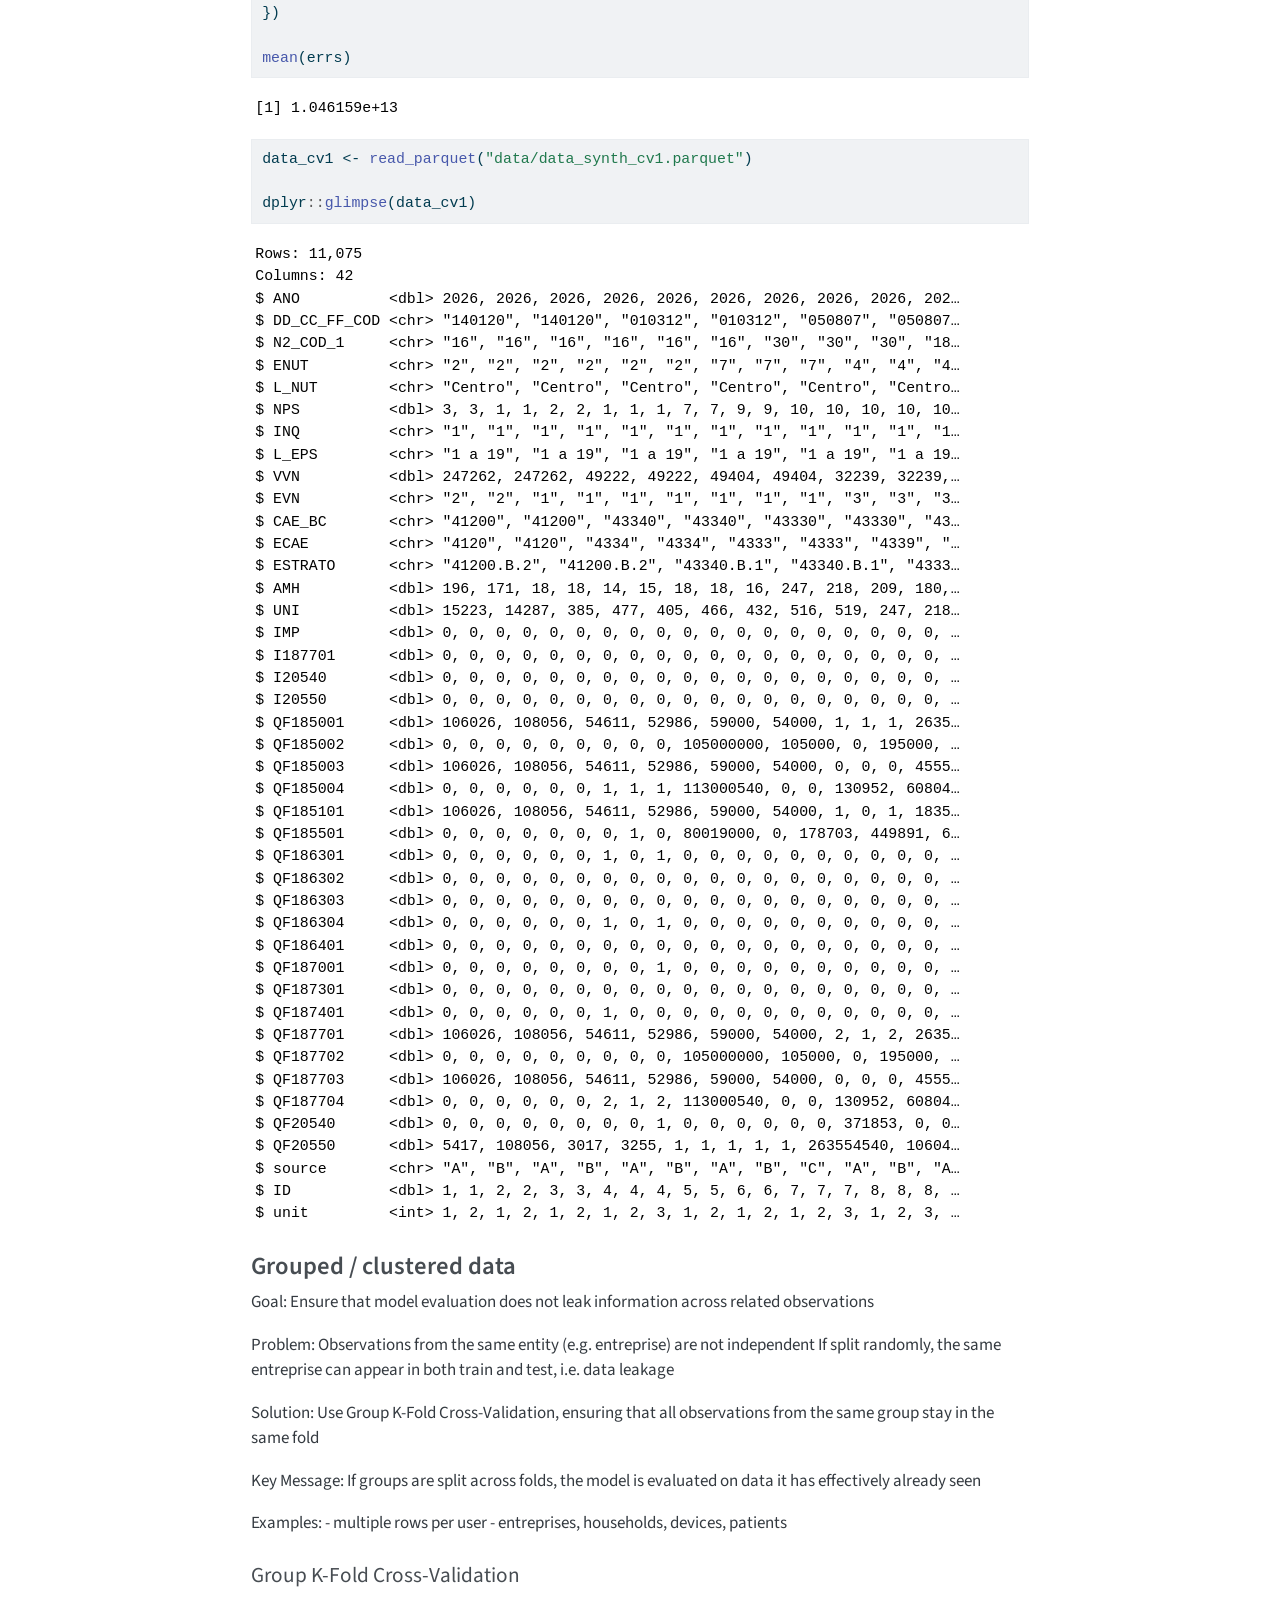
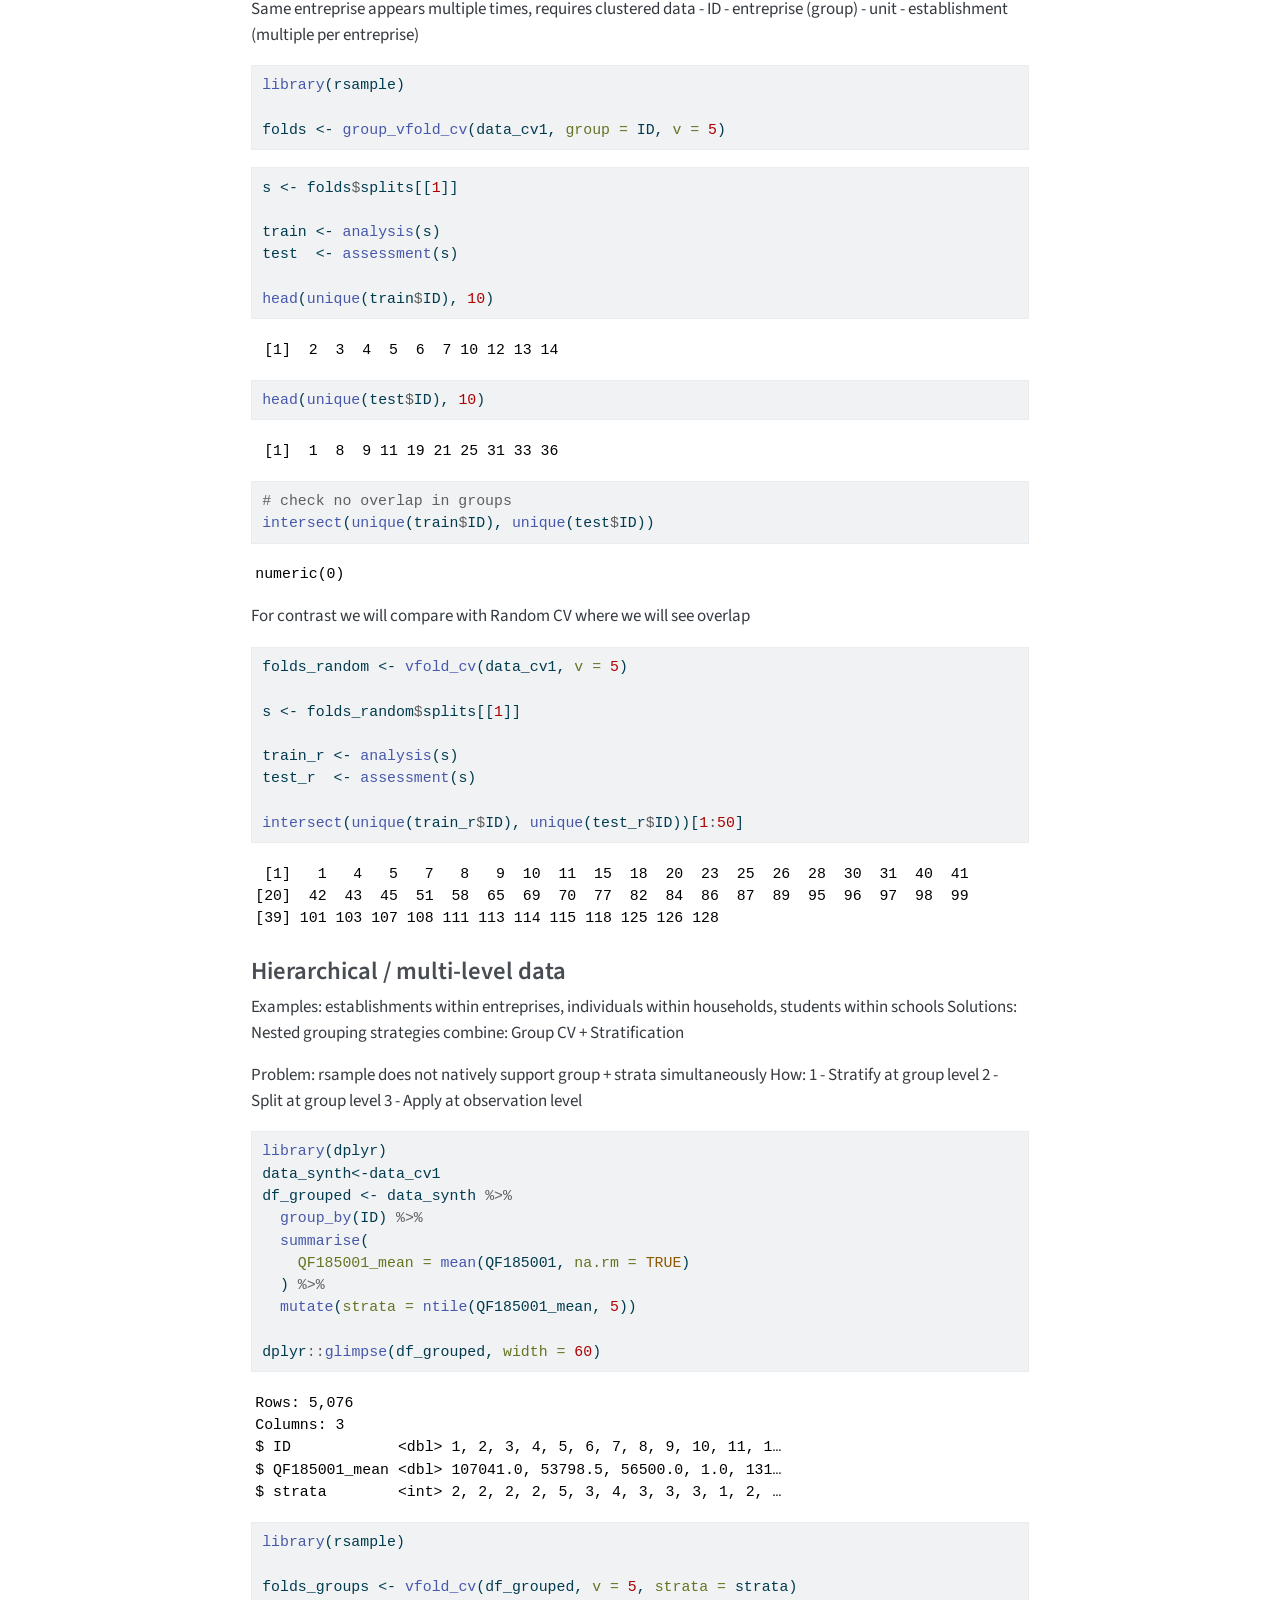
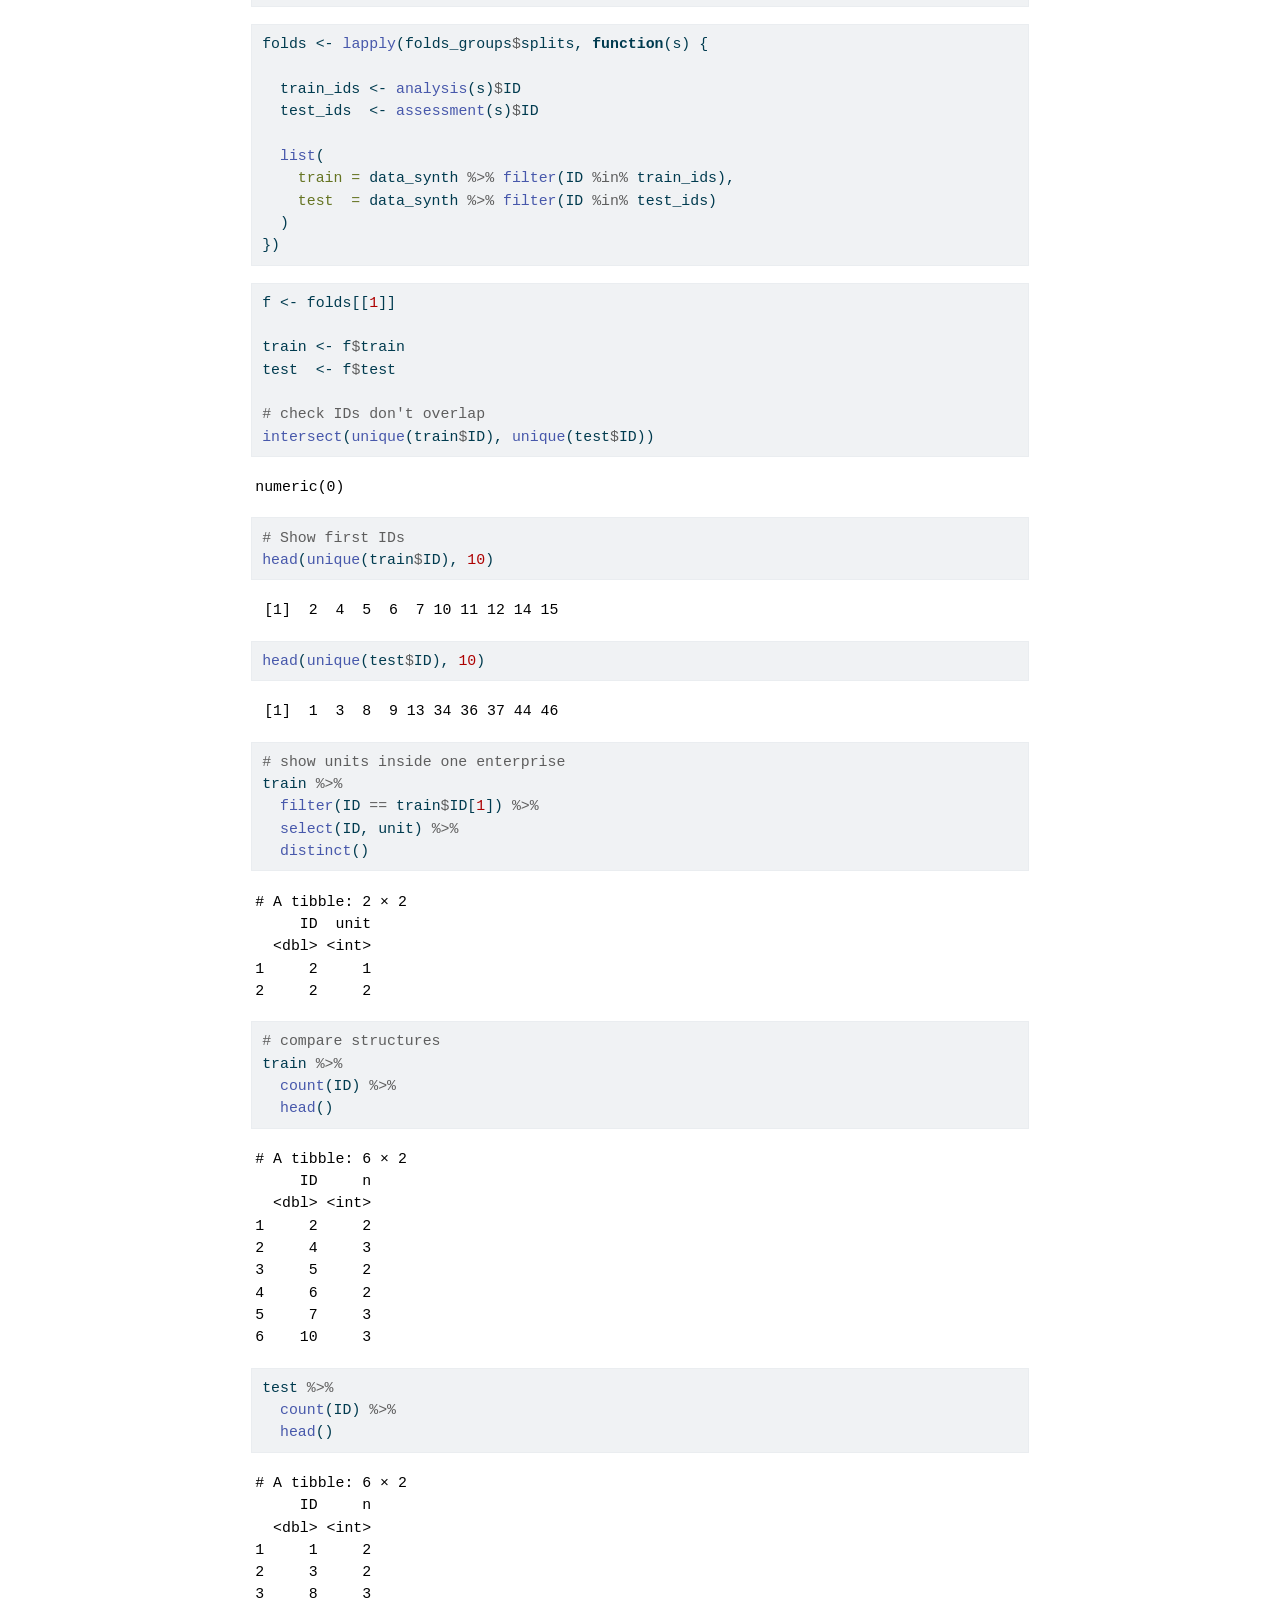
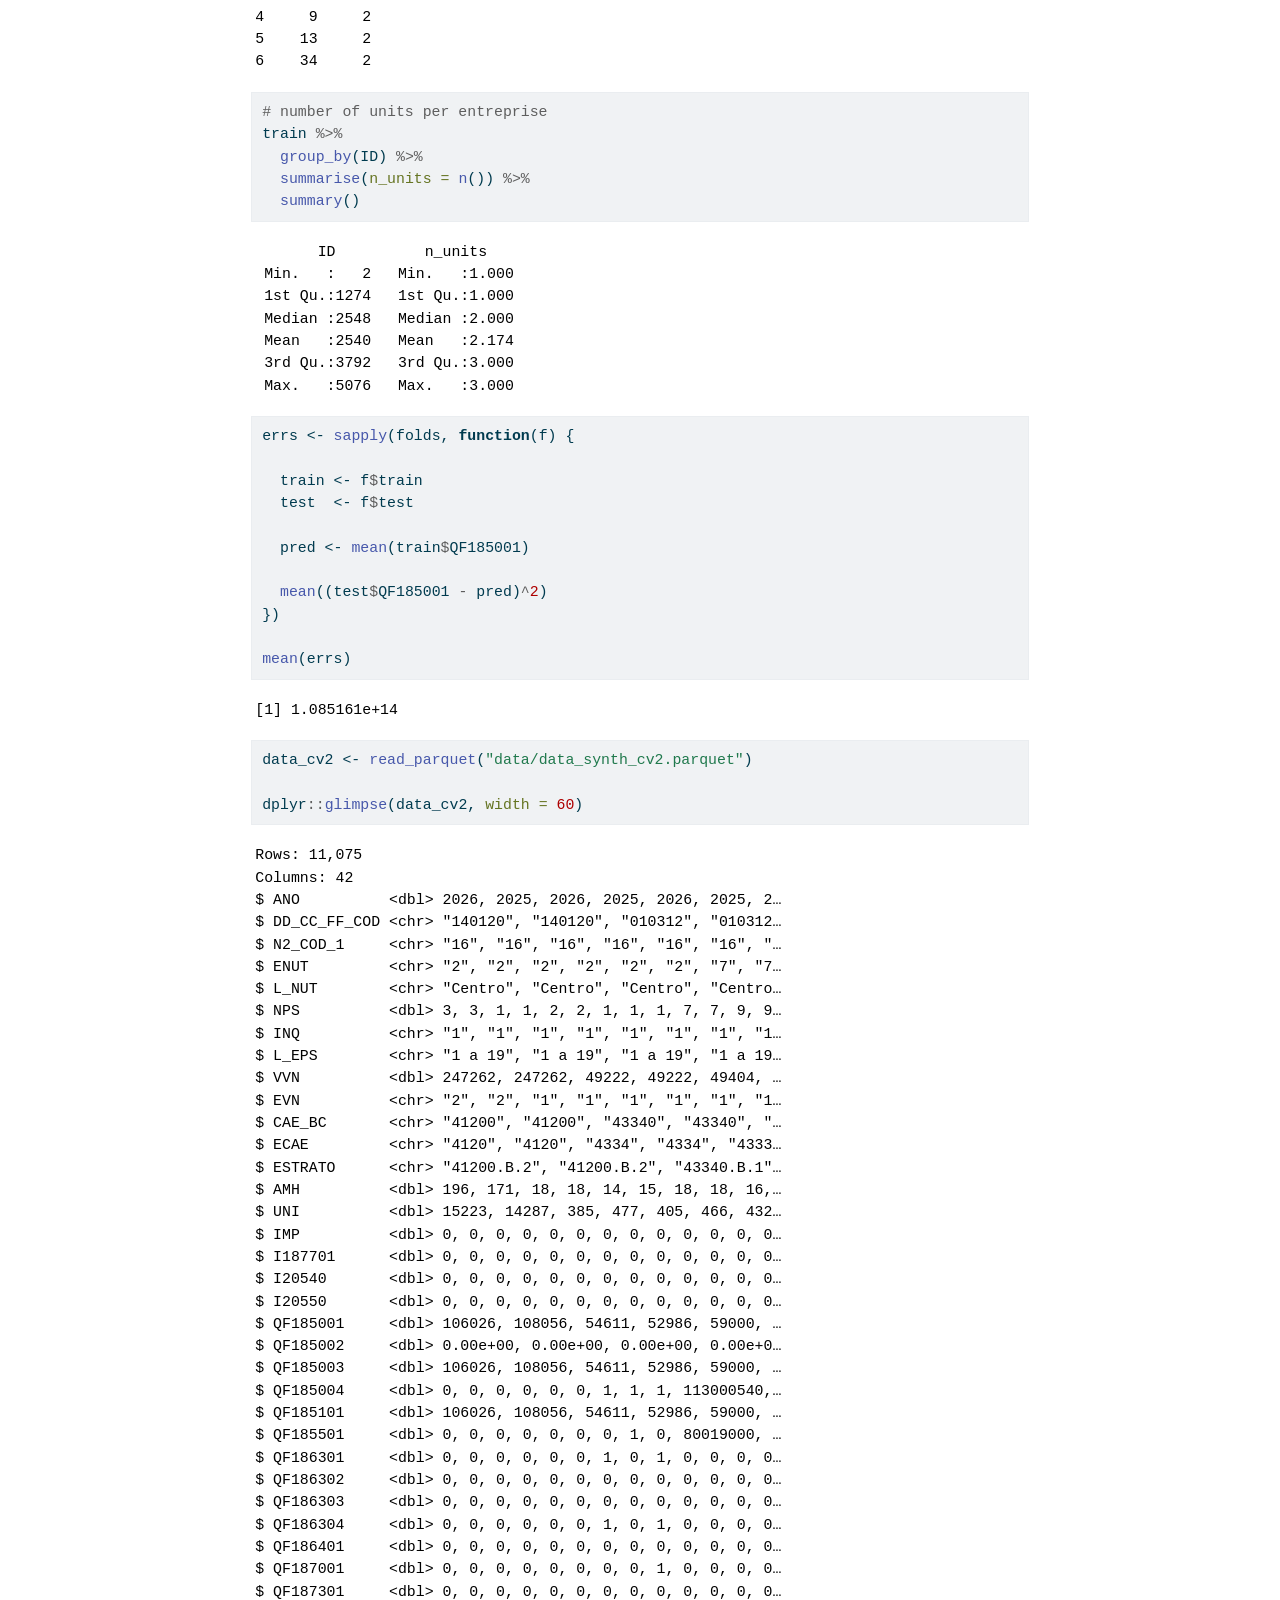
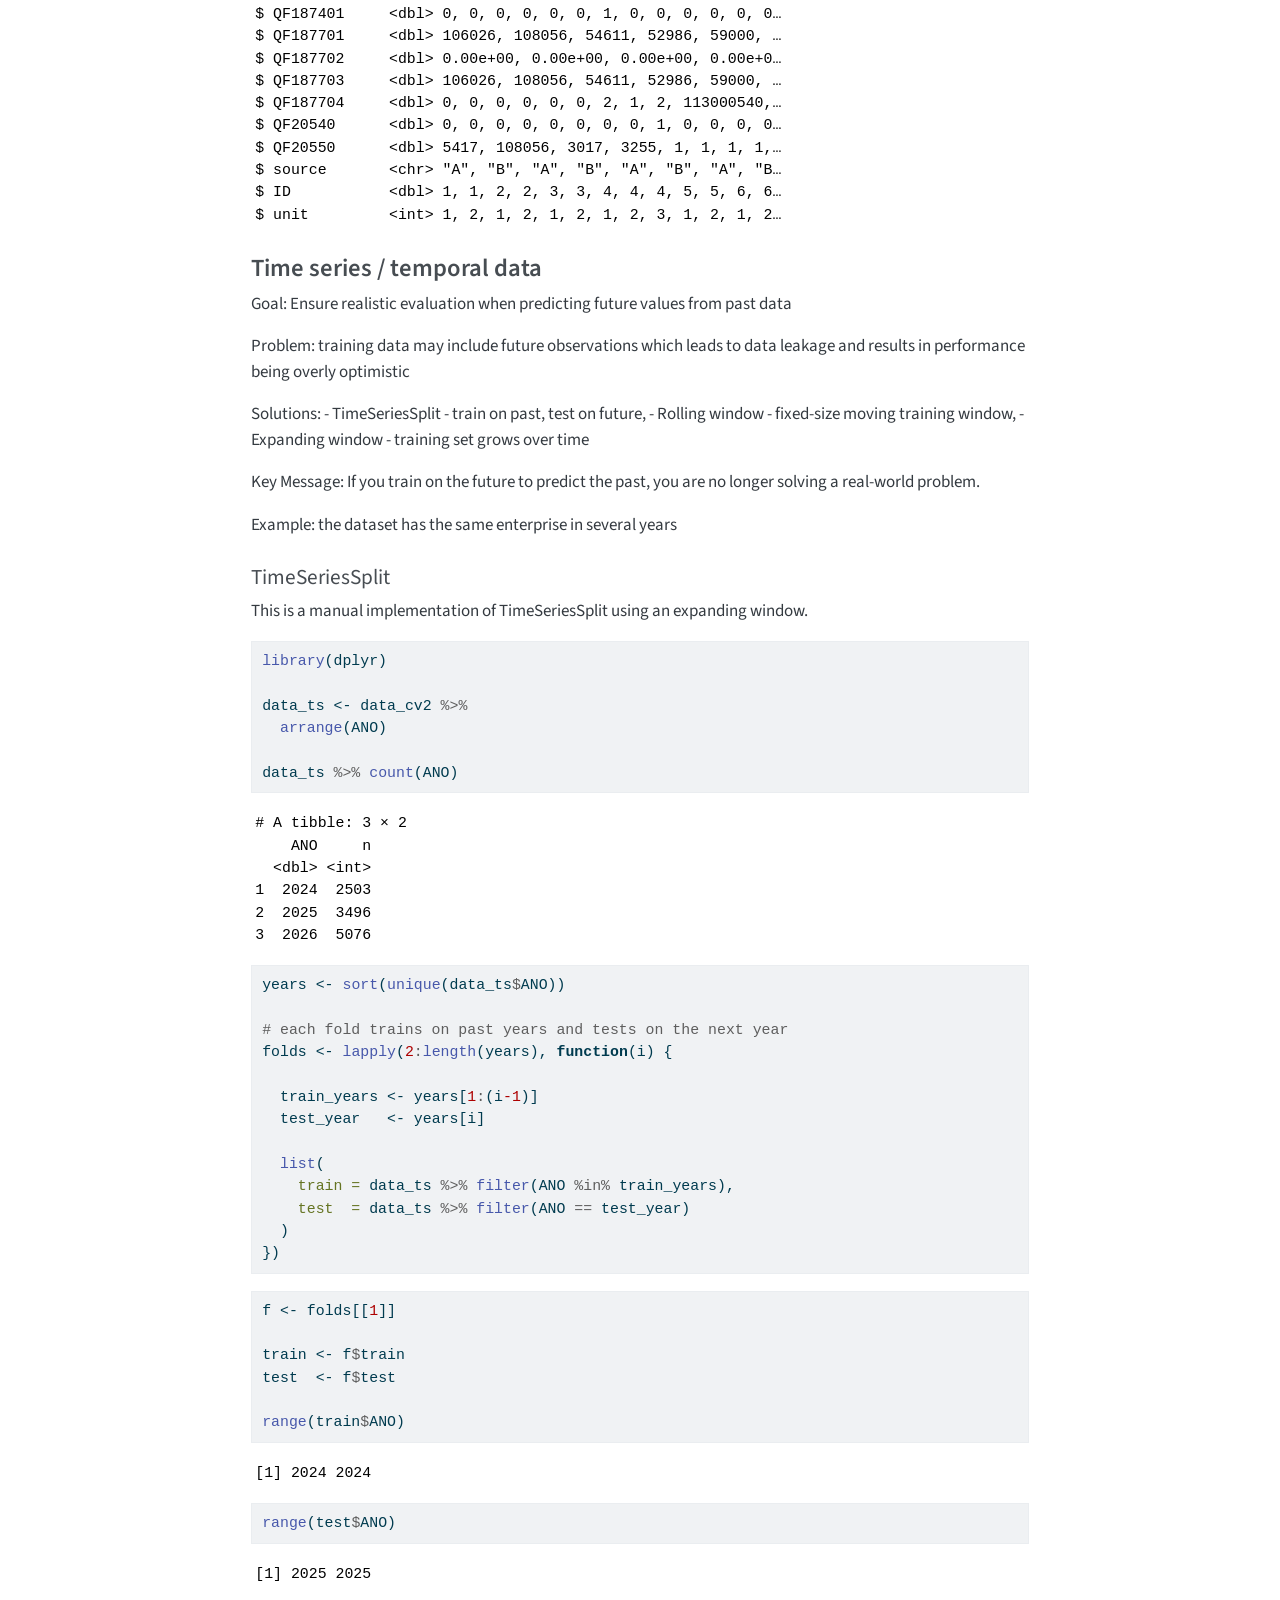
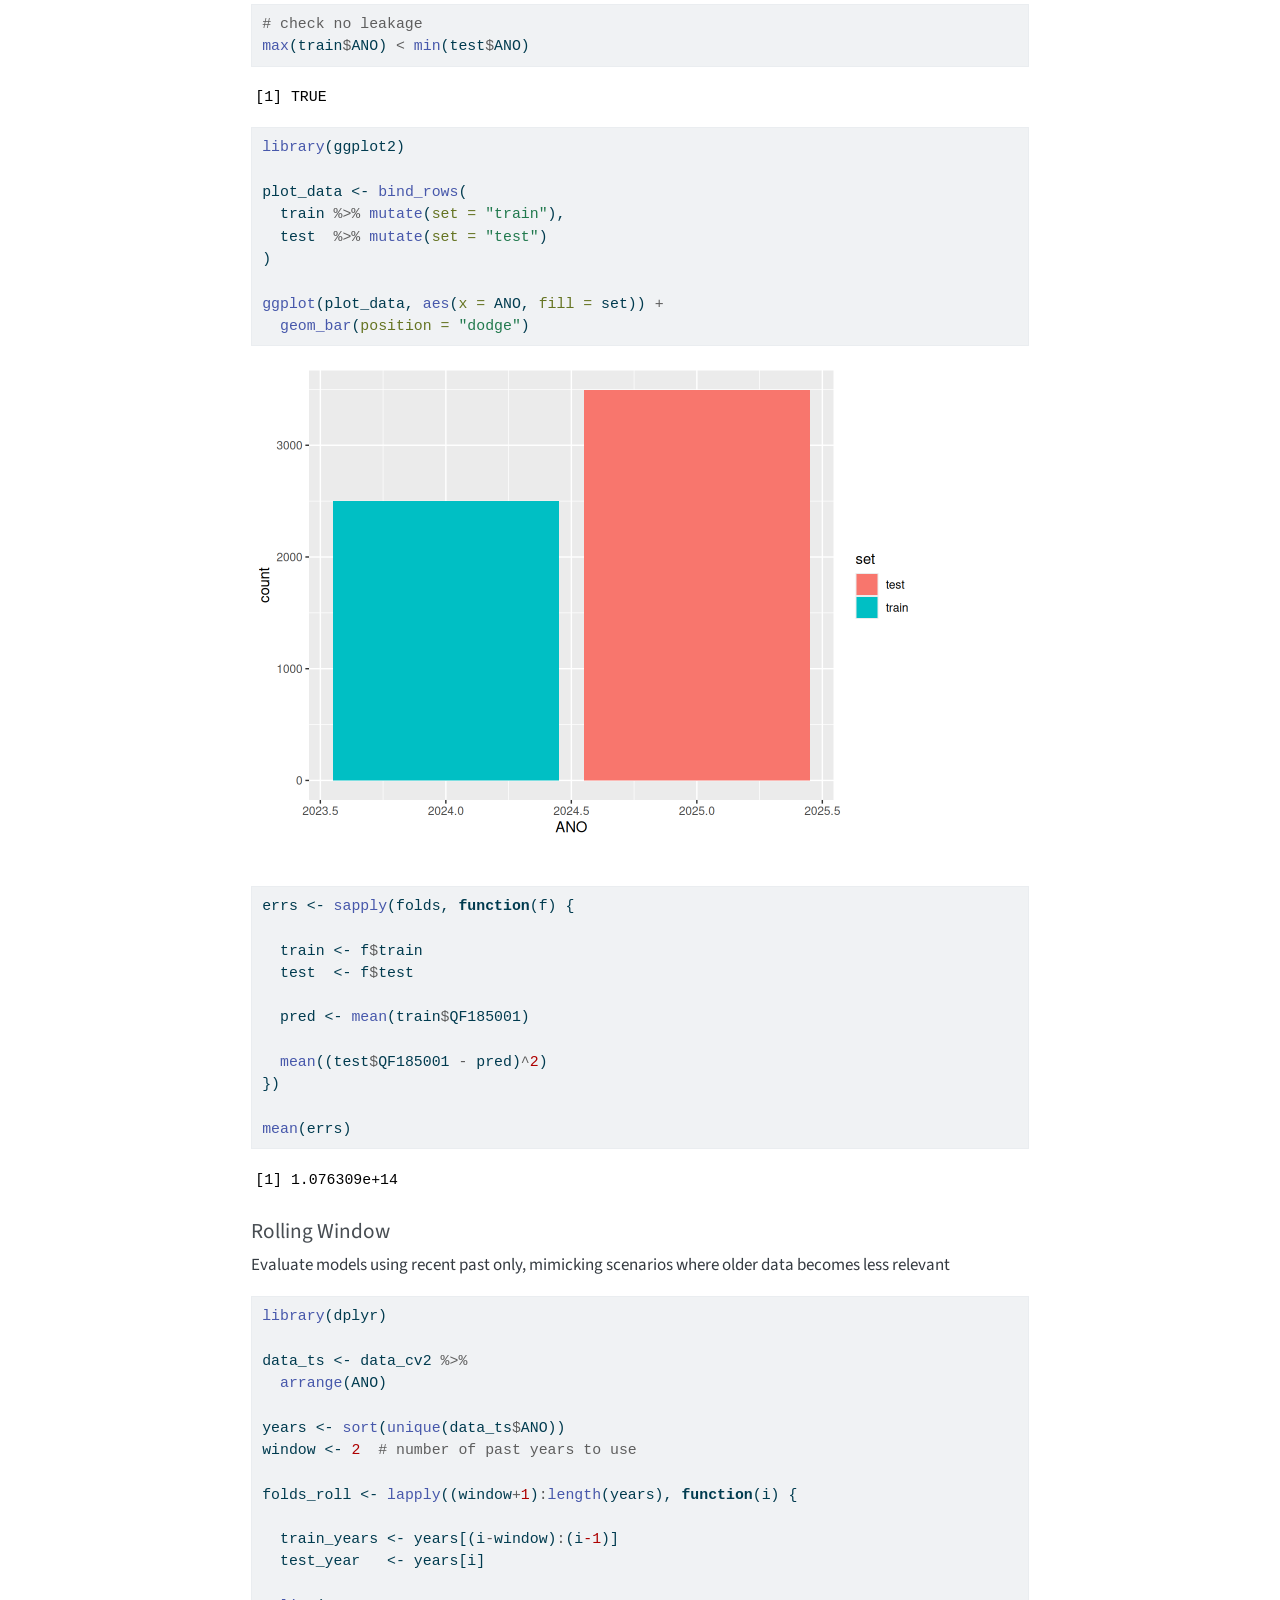
<file: chapters/chapter3.html>
<!DOCTYPE html>
<html xmlns="http://www.w3.org/1999/xhtml" lang="en" xml:lang="en"><head>

<meta charset="utf-8">
<meta name="generator" content="quarto-1.9.38">

<meta name="viewport" content="width=device-width, initial-scale=1.0, user-scalable=yes">


<title>chapter3 – Introduction to Cross-Validation</title>
<style>
/* Default styles provided by pandoc.
** See https://pandoc.org/MANUAL.html#variables-for-html for config info.
*/
code{white-space: pre-wrap;}
span.smallcaps{font-variant: small-caps;}
div.columns{display: flex; gap: min(4vw, 1.5em);}
div.column{flex: auto; overflow-x: auto;}
div.hanging-indent{margin-left: 1.5em; text-indent: -1.5em;}
ul.task-list{list-style: none;}
ul.task-list li input[type="checkbox"] {
  width: 0.8em;
  margin: 0 0.8em 0.2em -1em; /* quarto-specific, see https://github.com/quarto-dev/quarto-cli/issues/4556 */ 
  vertical-align: middle;
}
/* CSS for syntax highlighting */
html { -webkit-text-size-adjust: 100%; }
pre > code.sourceCode { white-space: pre; position: relative; }
pre > code.sourceCode > span { display: inline-block; line-height: 1.25; }
pre > code.sourceCode > span:empty { height: 1.2em; }
.sourceCode { overflow: visible; }
code.sourceCode > span { color: inherit; text-decoration: inherit; }
div.sourceCode { margin: 1em 0; }
pre.sourceCode { margin: 0; }
@media screen {
div.sourceCode { overflow: auto; }
}
@media print {
pre > code.sourceCode { white-space: pre-wrap; }
pre > code.sourceCode > span { text-indent: -5em; padding-left: 5em; }
}
pre.numberSource code
  { counter-reset: source-line 0; }
pre.numberSource code > span
  { position: relative; left: -4em; counter-increment: source-line; }
pre.numberSource code > span > a:first-child::before
  { content: counter(source-line);
    position: relative; left: -1em; text-align: right; vertical-align: baseline;
    border: none; display: inline-block;
    -webkit-touch-callout: none; -webkit-user-select: none;
    -khtml-user-select: none; -moz-user-select: none;
    -ms-user-select: none; user-select: none;
    padding: 0 4px; width: 4em;
  }
pre.numberSource { margin-left: 3em;  padding-left: 4px; }
div.sourceCode
  {   }
@media screen {
pre > code.sourceCode > span > a:first-child::before { text-decoration: underline; }
}
</style>


<script src="../site_libs/quarto-nav/quarto-nav.js"></script>
<script src="../site_libs/quarto-nav/headroom.min.js"></script>
<script src="../site_libs/clipboard/clipboard.min.js"></script>
<script src="../site_libs/quarto-search/autocomplete.umd.js"></script>
<script src="../site_libs/quarto-search/fuse.min.js"></script>
<script src="../site_libs/quarto-search/quarto-search.js"></script>
<meta name="quarto:offset" content="../">
<link href="../chapters/chapter2.html" rel="prev">
<script src="../site_libs/quarto-html/quarto.js" type="module"></script>
<script src="../site_libs/quarto-html/tabsets/tabsets.js" type="module"></script>
<script src="../site_libs/quarto-html/popper.min.js"></script>
<script src="../site_libs/quarto-html/tippy.umd.min.js"></script>
<script src="../site_libs/quarto-html/anchor.min.js"></script>
<link href="../site_libs/quarto-html/tippy.css" rel="stylesheet">
<link href="../site_libs/quarto-html/quarto-syntax-highlighting-15634bcf2e68342d4ad2dfa704d543f6.css" rel="stylesheet" id="quarto-text-highlighting-styles">
<script src="../site_libs/bootstrap/bootstrap.min.js"></script>
<link href="../site_libs/bootstrap/bootstrap-icons.css" rel="stylesheet">
<link href="../site_libs/bootstrap/bootstrap-814b7d86f81bef83ceb6a6c63506e914.min.css" rel="stylesheet" append-hash="true" id="quarto-bootstrap" data-mode="light">
<script id="quarto-search-options" type="application/json">{
  "location": "sidebar",
  "copy-button": false,
  "collapse-after": 3,
  "panel-placement": "start",
  "type": "textbox",
  "limit": 50,
  "keyboard-shortcut": [
    "f",
    "/",
    "s"
  ],
  "show-item-context": false,
  "language": {
    "search-no-results-text": "No results",
    "search-matching-documents-text": "matching documents",
    "search-copy-link-title": "Copy link to search",
    "search-hide-matches-text": "Hide additional matches",
    "search-more-match-text": "more match in this document",
    "search-more-matches-text": "more matches in this document",
    "search-clear-button-title": "Clear",
    "search-text-placeholder": "",
    "search-detached-cancel-button-title": "Cancel",
    "search-submit-button-title": "Submit",
    "search-label": "Search"
  }
}</script>


<link rel="stylesheet" href="../styles.css">
</head>

<body class="nav-sidebar docked quarto-light">

<div id="quarto-search-results"></div>
  <header id="quarto-header" class="headroom fixed-top">
  <nav class="quarto-secondary-nav">
    <div class="container-fluid d-flex">
      <button type="button" class="quarto-btn-toggle btn" data-bs-toggle="collapse" role="button" data-bs-target=".quarto-sidebar-collapse-item" aria-controls="quarto-sidebar" aria-expanded="false" aria-label="Toggle sidebar navigation" onclick="if (window.quartoToggleHeadroom) { window.quartoToggleHeadroom(); }">
        <i class="bi bi-layout-text-sidebar-reverse"></i>
      </button>
        <nav class="quarto-page-breadcrumbs" aria-label="breadcrumb"><ol class="breadcrumb"><li class="breadcrumb-item"><a href="../chapters/chapter3.html">Cross-validation based on data structure</a></li></ol></nav>
        <a class="flex-grow-1" role="navigation" data-bs-toggle="collapse" data-bs-target=".quarto-sidebar-collapse-item" aria-controls="quarto-sidebar" aria-expanded="false" aria-label="Toggle sidebar navigation" onclick="if (window.quartoToggleHeadroom) { window.quartoToggleHeadroom(); }">      
        </a>
      <button type="button" class="btn quarto-search-button" aria-label="Search" onclick="window.quartoOpenSearch();">
        <i class="bi bi-search"></i>
      </button>
    </div>
  </nav>
</header>
<!-- content -->
<div id="quarto-content" class="quarto-container page-columns page-rows-contents page-layout-article">
<!-- sidebar -->
  <nav id="quarto-sidebar" class="sidebar collapse collapse-horizontal quarto-sidebar-collapse-item sidebar-navigation docked overflow-auto">
    <div class="pt-lg-2 mt-2 text-left sidebar-header">
      <a href="../index.html" class="sidebar-logo-link">
      <img src="../resources/profile/main3.png" alt="" class="sidebar-logo light-content py-0 d-lg-inline d-none">
      <img src="../resources/profile/main3.png" alt="" class="sidebar-logo dark-content py-0 d-lg-inline d-none">
      </a>
      </div>
        <div class="mt-2 flex-shrink-0 align-items-center">
        <div class="sidebar-search">
        <div id="quarto-search" class="" title="Search"></div>
        </div>
        </div>
    <div class="sidebar-menu-container"> 
    <ul class="list-unstyled mt-1">
        <li class="sidebar-item">
  <div class="sidebar-item-container"> 
  <a href="../index.html" class="sidebar-item-text sidebar-link">
 <span class="menu-text">Introduction</span></a>
  </div>
</li>
        <li class="sidebar-item">
  <div class="sidebar-item-container"> 
  <a href="../chapters/chapter1.html" class="sidebar-item-text sidebar-link">
 <span class="menu-text">Why cross-validation matters</span></a>
  </div>
</li>
        <li class="sidebar-item">
  <div class="sidebar-item-container"> 
  <a href="../chapters/chapter2.html" class="sidebar-item-text sidebar-link">
 <span class="menu-text">Standard methods</span></a>
  </div>
</li>
        <li class="sidebar-item">
  <div class="sidebar-item-container"> 
  <a href="../chapters/chapter3.html" class="sidebar-item-text sidebar-link active">
 <span class="menu-text">Cross-validation based on data structure</span></a>
  </div>
</li>
    </ul>
    </div>
</nav>
<div id="quarto-sidebar-glass" class="quarto-sidebar-collapse-item" data-bs-toggle="collapse" data-bs-target=".quarto-sidebar-collapse-item"></div>
<!-- margin-sidebar -->
    <div id="quarto-margin-sidebar" class="sidebar margin-sidebar">
        <nav id="TOC" role="doc-toc" class="toc-active">
    <h2 id="toc-title">On this page</h2>
   
  <ul>
  <li><a href="#cross-validation-based-on-data-structure" id="toc-cross-validation-based-on-data-structure" class="nav-link active" data-scroll-target="#cross-validation-based-on-data-structure">Cross-validation based on data structure</a>
  <ul class="collapse">
  <li><a href="#imbalanced-data" id="toc-imbalanced-data" class="nav-link" data-scroll-target="#imbalanced-data">Imbalanced data</a></li>
  <li><a href="#small-datasets" id="toc-small-datasets" class="nav-link" data-scroll-target="#small-datasets">Small datasets</a></li>
  <li><a href="#grouped-clustered-data" id="toc-grouped-clustered-data" class="nav-link" data-scroll-target="#grouped-clustered-data">Grouped / clustered data</a></li>
  <li><a href="#hierarchical-multi-level-data" id="toc-hierarchical-multi-level-data" class="nav-link" data-scroll-target="#hierarchical-multi-level-data">Hierarchical / multi-level data</a></li>
  <li><a href="#time-series-temporal-data" id="toc-time-series-temporal-data" class="nav-link" data-scroll-target="#time-series-temporal-data">Time series / temporal data</a></li>
  <li><a href="#group-time---you-may-need-to-use-a-combination-of-methods" id="toc-group-time---you-may-need-to-use-a-combination-of-methods" class="nav-link" data-scroll-target="#group-time---you-may-need-to-use-a-combination-of-methods">Group + Time - You may need to use a combination of methods</a></li>
  <li><a href="#model-selection-vs-performance-estimation" id="toc-model-selection-vs-performance-estimation" class="nav-link" data-scroll-target="#model-selection-vs-performance-estimation">Model selection vs performance estimation</a></li>
  <li><a href="#spatial-data" id="toc-spatial-data" class="nav-link" data-scroll-target="#spatial-data">Spatial data</a></li>
  </ul></li>
  </ul>
<div class="toc-actions"><ul><li><a href="https://github.com/AIML4OS/AIML4OS-template-quarto-r/edit/main/chapters/chapter3.qmd" class="toc-action"><i class="bi bi-github"></i>Edit this page</a></li><li><a href="https://github.com/AIML4OS/AIML4OS-template-quarto-r/blob/main/chapters/chapter3.qmd" class="toc-action"><i class="bi empty"></i>View source</a></li><li><a href="https://github.com/AIML4OS/AIML4OS-template-quarto-r/issues/new" class="toc-action"><i class="bi empty"></i>Report an issue</a></li></ul></div></nav>
    </div>
<!-- main -->
<main class="content" id="quarto-document-content"><header id="title-block-header" class="quarto-title-block"></header>




<section id="cross-validation-based-on-data-structure" class="level2">
<h2 class="anchored" data-anchor-id="cross-validation-based-on-data-structure">Cross-validation based on data structure</h2>
<section id="imbalanced-data" class="level3">
<h3 class="anchored" data-anchor-id="imbalanced-data">Imbalanced data</h3>
<p>Goal: Ensure reliable evaluation of model performance when predicting an imbalanced target</p>
<p>Problem: In imbalanced datasets, random folds may not contain enough observations of rare target values, leading to biased or misleading performance estimates</p>
<p>Solution: Stratified K-Fold Cross-Validation, which preserves the distribution of the target variable (QF185001) in each fold</p>
<p>Key message: If you don’t preserve the target distribution, you are no longer evaluating the same problem in each fold</p>
<div class="cell">
<div class="code-copy-outer-scaffold"><div class="sourceCode cell-code" id="cb1"><pre class="sourceCode r code-with-copy"><code class="sourceCode r"><span id="cb1-1"><a href="#cb1-1" aria-hidden="true" tabindex="-1"></a><span class="fu">library</span>(rsample)</span>
<span id="cb1-2"><a href="#cb1-2" aria-hidden="true" tabindex="-1"></a><span class="fu">library</span>(dplyr)</span></code></pre></div><button title="Copy to Clipboard" class="code-copy-button"><i class="bi"></i></button></div>
<div class="cell-output cell-output-stderr">
<pre><code>
Attaching package: 'dplyr'</code></pre>
</div>
<div class="cell-output cell-output-stderr">
<pre><code>The following objects are masked from 'package:stats':

    filter, lag</code></pre>
</div>
<div class="cell-output cell-output-stderr">
<pre><code>The following objects are masked from 'package:base':

    intersect, setdiff, setequal, union</code></pre>
</div>
<div class="code-copy-outer-scaffold"><div class="sourceCode cell-code" id="cb5"><pre class="sourceCode r code-with-copy"><code class="sourceCode r"><span id="cb5-1"><a href="#cb5-1" aria-hidden="true" tabindex="-1"></a><span class="fu">library</span>(arrow)</span></code></pre></div><button title="Copy to Clipboard" class="code-copy-button"><i class="bi"></i></button></div>
<div class="cell-output cell-output-stderr">
<pre><code>
Attaching package: 'arrow'</code></pre>
</div>
<div class="cell-output cell-output-stderr">
<pre><code>The following object is masked from 'package:utils':

    timestamp</code></pre>
</div>
<div class="code-copy-outer-scaffold"><div class="sourceCode cell-code" id="cb8"><pre class="sourceCode r code-with-copy"><code class="sourceCode r"><span id="cb8-1"><a href="#cb8-1" aria-hidden="true" tabindex="-1"></a>data_cv0 <span class="ot">&lt;-</span>  <span class="fu">read_parquet</span>(<span class="st">"data/data_synth_cv0.parquet"</span>, <span class="at">as_data_frame =</span> <span class="cn">TRUE</span>)</span>
<span id="cb8-2"><a href="#cb8-2" aria-hidden="true" tabindex="-1"></a><span class="fu">set.seed</span>(<span class="dv">123</span>)</span>
<span id="cb8-3"><a href="#cb8-3" aria-hidden="true" tabindex="-1"></a></span>
<span id="cb8-4"><a href="#cb8-4" aria-hidden="true" tabindex="-1"></a>folds <span class="ot">&lt;-</span> <span class="fu">vfold_cv</span>(data_cv0, <span class="at">v =</span> <span class="dv">5</span>, <span class="at">strata =</span> QF185001)</span>
<span id="cb8-5"><a href="#cb8-5" aria-hidden="true" tabindex="-1"></a></span>
<span id="cb8-6"><a href="#cb8-6" aria-hidden="true" tabindex="-1"></a>split1 <span class="ot">&lt;-</span> folds<span class="sc">$</span>splits[[<span class="dv">1</span>]]</span>
<span id="cb8-7"><a href="#cb8-7" aria-hidden="true" tabindex="-1"></a></span>
<span id="cb8-8"><a href="#cb8-8" aria-hidden="true" tabindex="-1"></a>train_data <span class="ot">&lt;-</span> <span class="fu">analysis</span>(split1)</span>
<span id="cb8-9"><a href="#cb8-9" aria-hidden="true" tabindex="-1"></a>test_data  <span class="ot">&lt;-</span> <span class="fu">assessment</span>(split1)</span></code></pre></div><button title="Copy to Clipboard" class="code-copy-button"><i class="bi"></i></button></div>
</div>
<p>in the case where the variable is continuous like in our case we can use bins</p>
<div class="cell">
<div class="code-copy-outer-scaffold"><div class="sourceCode cell-code" id="cb9"><pre class="sourceCode r code-with-copy"><code class="sourceCode r"><span id="cb9-1"><a href="#cb9-1" aria-hidden="true" tabindex="-1"></a><span class="co"># create the binned varaiable</span></span>
<span id="cb9-2"><a href="#cb9-2" aria-hidden="true" tabindex="-1"></a>data_cv0 <span class="ot">&lt;-</span> data_cv0 <span class="sc">|&gt;</span></span>
<span id="cb9-3"><a href="#cb9-3" aria-hidden="true" tabindex="-1"></a>  <span class="fu">mutate</span>(<span class="at">QF185001_bin =</span> <span class="fu">ntile</span>(QF185001, <span class="dv">5</span>))</span>
<span id="cb9-4"><a href="#cb9-4" aria-hidden="true" tabindex="-1"></a></span>
<span id="cb9-5"><a href="#cb9-5" aria-hidden="true" tabindex="-1"></a><span class="co"># lighter inspection</span></span>
<span id="cb9-6"><a href="#cb9-6" aria-hidden="true" tabindex="-1"></a>dplyr<span class="sc">::</span><span class="fu">glimpse</span>(data_cv0, <span class="at">width =</span> <span class="dv">60</span>)</span></code></pre></div><button title="Copy to Clipboard" class="code-copy-button"><i class="bi"></i></button></div>
<div class="cell-output cell-output-stdout">
<pre><code>Rows: 3,496
Columns: 43
$ ANO          &lt;dbl&gt; 2026, 2026, 2026, 2026, 2026, 2026, 2…
$ DD_CC_FF_COD &lt;chr&gt; "140120", "010312", "050807", "310307…
$ N2_COD_1     &lt;chr&gt; "16", "16", "16", "30", "18", "18", "…
$ ENUT         &lt;chr&gt; "2", "2", "2", "7", "4", "4", "1", "3…
$ L_NUT        &lt;chr&gt; "Centro", "Centro", "Centro", "Madeir…
$ NPS          &lt;dbl&gt; 3, 1, 2, 1, 7, 9, 10, 10, 14, 12, 6, …
$ INQ          &lt;chr&gt; "1", "1", "1", "1", "1", "1", "1", "1…
$ L_EPS        &lt;chr&gt; "1 a 19", "1 a 19", "1 a 19", "1 a 19…
$ VVN          &lt;dbl&gt; 247262, 49222, 49404, 32239, 267866, …
$ EVN          &lt;chr&gt; "2", "1", "1", "1", "3", "3", "4", "3…
$ CAE_BC       &lt;chr&gt; "41200", "43340", "43330", "43390", "…
$ ECAE         &lt;chr&gt; "4120", "4334", "4333", "4339", "4333…
$ ESTRATO      &lt;chr&gt; "41200.B.2", "43340.B.1", "43330.B.1"…
$ AMH          &lt;dbl&gt; 171, 18, 15, 18, 218, 180, 114, 12, 1…
$ UNI          &lt;dbl&gt; 14287, 477, 466, 516, 218, 180, 114, …
$ IMP          &lt;dbl&gt; 0, 0, 0, 0, 0, 0, 0, 0, 0, 0, 0, 0, 0…
$ I187701      &lt;dbl&gt; 0, 0, 0, 0, 0, 0, 0, 0, 0, 0, 0, 0, 0…
$ I20540       &lt;dbl&gt; 0, 0, 0, 0, 0, 0, 0, 0, 0, 0, 0, 0, 0…
$ I20550       &lt;dbl&gt; 0, 0, 0, 0, 0, 0, 0, 0, 0, 0, 0, 0, 0…
$ QF185001     &lt;dbl&gt; 108056, 52986, 54000, 1, 278644, 4704…
$ QF185002     &lt;dbl&gt; 0, 0, 0, 0, 105000, 195000, 0, 0, 0, …
$ QF185003     &lt;dbl&gt; 108056, 52986, 54000, 0, 173644, 1444…
$ QF185004     &lt;dbl&gt; 0, 0, 0, 1, 0, 130952, 0, 421391, 111…
$ QF185101     &lt;dbl&gt; 108056, 52986, 54000, 0, 278644, 2055…
$ QF185501     &lt;dbl&gt; 0, 0, 0, 1, 0, 449891, 1203106, 62659…
$ QF186301     &lt;dbl&gt; 0, 0, 0, 0, 0, 0, 0, 0, 0, 613262, 12…
$ QF186302     &lt;dbl&gt; 0, 0, 0, 0, 0, 0, 0, 0, 0, 613262, 0,…
$ QF186303     &lt;dbl&gt; 0, 0, 0, 0, 0, 0, 0, 0, 0, 0, 0, 0, 0…
$ QF186304     &lt;dbl&gt; 0, 0, 0, 0, 0, 0, 0, 0, 0, 0, 122614,…
$ QF186401     &lt;dbl&gt; 0, 0, 0, 0, 0, 0, 0, 0, 0, 0, 0, 0, 0…
$ QF187001     &lt;dbl&gt; 0, 0, 0, 0, 0, 0, 0, 0, 0, 0, 0, 0, 0…
$ QF187301     &lt;dbl&gt; 0, 0, 0, 0, 0, 0, 0, 0, 0, 582599, 0,…
$ QF187401     &lt;dbl&gt; 0, 0, 0, 0, 0, 0, 0, 0, 0, 30663, 122…
$ QF187701     &lt;dbl&gt; 108056, 52986, 54000, 1, 278644, 4704…
$ QF187702     &lt;dbl&gt; 0, 0, 0, 0, 105000, 195000, 0, 0, 0, …
$ QF187703     &lt;dbl&gt; 108056, 52986, 54000, 0, 173644, 1444…
$ QF187704     &lt;dbl&gt; 0, 0, 0, 1, 0, 130952, 0, 421391, 111…
$ QF20540      &lt;dbl&gt; 0, 0, 0, 0, 0, 0, 0, 0, 0, 0, 0, 0, 0…
$ QF20550      &lt;dbl&gt; 108056, 3255, 1, 1, 10604, 43822, 745…
$ source       &lt;chr&gt; "B", "B", "B", "B", "B", "B", "B", "B…
$ ID           &lt;dbl&gt; 1, 2, 3, 4, 5, 6, 7, 8, 9, 10, 11, 12…
$ unit         &lt;int&gt; 2, 2, 2, 2, 2, 2, 2, 2, 2, 2, 2, 2, 2…
$ QF185001_bin &lt;int&gt; 2, 2, 2, 2, 2, 3, 4, 3, 2, 3, 1, 2, 2…</code></pre>
</div>
<div class="code-copy-outer-scaffold"><div class="sourceCode cell-code" id="cb11"><pre class="sourceCode r code-with-copy"><code class="sourceCode r"><span id="cb11-1"><a href="#cb11-1" aria-hidden="true" tabindex="-1"></a>folds <span class="ot">&lt;-</span> <span class="fu">vfold_cv</span>(data_cv0, <span class="at">v =</span> <span class="dv">5</span>, <span class="at">strata =</span> QF185001_bin)</span></code></pre></div><button title="Copy to Clipboard" class="code-copy-button"><i class="bi"></i></button></div>
</div>
<div class="cell">
<div class="code-copy-outer-scaffold"><div class="sourceCode cell-code" id="cb12"><pre class="sourceCode r code-with-copy"><code class="sourceCode r"><span id="cb12-1"><a href="#cb12-1" aria-hidden="true" tabindex="-1"></a>data_cv0 <span class="sc">%&gt;%</span></span>
<span id="cb12-2"><a href="#cb12-2" aria-hidden="true" tabindex="-1"></a>  <span class="fu">group_by</span>(QF185001_bin) <span class="sc">%&gt;%</span></span>
<span id="cb12-3"><a href="#cb12-3" aria-hidden="true" tabindex="-1"></a>  <span class="fu">summarise</span>(</span>
<span id="cb12-4"><a href="#cb12-4" aria-hidden="true" tabindex="-1"></a>    <span class="at">min =</span> <span class="fu">min</span>(QF185001, <span class="at">na.rm =</span> <span class="cn">TRUE</span>),</span>
<span id="cb12-5"><a href="#cb12-5" aria-hidden="true" tabindex="-1"></a>    <span class="at">max =</span> <span class="fu">max</span>(QF185001, <span class="at">na.rm =</span> <span class="cn">TRUE</span>),</span>
<span id="cb12-6"><a href="#cb12-6" aria-hidden="true" tabindex="-1"></a>    <span class="at">n =</span> <span class="fu">n</span>()</span>
<span id="cb12-7"><a href="#cb12-7" aria-hidden="true" tabindex="-1"></a>  ) <span class="sc">%&gt;%</span></span>
<span id="cb12-8"><a href="#cb12-8" aria-hidden="true" tabindex="-1"></a>  <span class="fu">arrange</span>(QF185001_bin)</span></code></pre></div><button title="Copy to Clipboard" class="code-copy-button"><i class="bi"></i></button></div>
<div class="cell-output cell-output-stdout">
<pre><code># A tibble: 5 × 4
  QF185001_bin     min       max     n
         &lt;int&gt;   &lt;dbl&gt;     &lt;dbl&gt; &lt;int&gt;
1            1       0         0   700
2            2       0    373699   699
3            3  374281    898483   699
4            4  899268   2751726   699
5            5 2763029 167794350   699</code></pre>
</div>
</div>
<div class="cell">
<div class="code-copy-outer-scaffold"><div class="sourceCode cell-code" id="cb14"><pre class="sourceCode r code-with-copy"><code class="sourceCode r"><span id="cb14-1"><a href="#cb14-1" aria-hidden="true" tabindex="-1"></a><span class="fu">library</span>(ggplot2)</span>
<span id="cb14-2"><a href="#cb14-2" aria-hidden="true" tabindex="-1"></a></span>
<span id="cb14-3"><a href="#cb14-3" aria-hidden="true" tabindex="-1"></a><span class="fu">ggplot</span>(data_cv0, <span class="fu">aes</span>(<span class="at">x =</span> <span class="fu">factor</span>(QF185001_bin), <span class="at">y =</span> QF185001 <span class="sc">+</span> <span class="dv">1</span>)) <span class="sc">+</span></span>
<span id="cb14-4"><a href="#cb14-4" aria-hidden="true" tabindex="-1"></a>  <span class="fu">geom_boxplot</span>() <span class="sc">+</span></span>
<span id="cb14-5"><a href="#cb14-5" aria-hidden="true" tabindex="-1"></a>  <span class="fu">scale_y_log10</span>()</span></code></pre></div><button title="Copy to Clipboard" class="code-copy-button"><i class="bi"></i></button></div>
<div class="cell-output-display">
<div>
<figure class="figure">
<p><img src="chapter3_files/figure-html/visualize distribution-1.png" class="img-fluid figure-img" width="672"></p>
</figure>
</div>
</div>
</div>
</section>
<section id="small-datasets" class="level3">
<h3 class="anchored" data-anchor-id="small-datasets">Small datasets</h3>
<p>Goal: Ensure reliable estimation of model performance when data is limited</p>
<p>Problem: With small datasets, model evaluation has high variance because each split contains very few observations, making results unstable and sensitive to data partitioning</p>
<p>Solution: - Leave-One-Out Cross-Validation (LOOCV): maximizes training data usage - Repeated K-Fold Cross-Validation: reduces variance by averaging across multiple random splits</p>
<p>Key Message: When data is scarce, the main risk is not bias but high variance in evaluation. Use resampling strategies that stabilize results</p>
<section id="leave-one-out-cross-validation-loocv" class="level4">
<h4 class="anchored" data-anchor-id="leave-one-out-cross-validation-loocv">Leave-One-Out Cross-Validation (LOOCV)</h4>
<p>uses all data efficiently but does not scale well, as it requires training one model per observation.</p>
<div class="cell">
<div class="code-copy-outer-scaffold"><div class="sourceCode cell-code" id="cb15"><pre class="sourceCode r code-with-copy"><code class="sourceCode r"><span id="cb15-1"><a href="#cb15-1" aria-hidden="true" tabindex="-1"></a><span class="fu">library</span>(rsample)</span>
<span id="cb15-2"><a href="#cb15-2" aria-hidden="true" tabindex="-1"></a></span>
<span id="cb15-3"><a href="#cb15-3" aria-hidden="true" tabindex="-1"></a><span class="co"># keeping only numeric predictors in the example </span></span>
<span id="cb15-4"><a href="#cb15-4" aria-hidden="true" tabindex="-1"></a>data_num <span class="ot">&lt;-</span> data_cv0 <span class="sc">%&gt;%</span> <span class="fu">select</span>(<span class="fu">where</span>(is.numeric))</span>
<span id="cb15-5"><a href="#cb15-5" aria-hidden="true" tabindex="-1"></a></span>
<span id="cb15-6"><a href="#cb15-6" aria-hidden="true" tabindex="-1"></a><span class="co"># making a small sample because we will have as many</span></span>
<span id="cb15-7"><a href="#cb15-7" aria-hidden="true" tabindex="-1"></a><span class="co"># folds as observations</span></span>
<span id="cb15-8"><a href="#cb15-8" aria-hidden="true" tabindex="-1"></a>data_small <span class="ot">&lt;-</span> data_num <span class="sc">%&gt;%</span> <span class="fu">slice_sample</span>(<span class="at">n =</span> <span class="dv">100</span>) </span>
<span id="cb15-9"><a href="#cb15-9" aria-hidden="true" tabindex="-1"></a></span>
<span id="cb15-10"><a href="#cb15-10" aria-hidden="true" tabindex="-1"></a>folds <span class="ot">&lt;-</span> <span class="fu">loo_cv</span>(data_small)</span>
<span id="cb15-11"><a href="#cb15-11" aria-hidden="true" tabindex="-1"></a></span>
<span id="cb15-12"><a href="#cb15-12" aria-hidden="true" tabindex="-1"></a><span class="fu">length</span>(folds<span class="sc">$</span>splits)</span></code></pre></div><button title="Copy to Clipboard" class="code-copy-button"><i class="bi"></i></button></div>
<div class="cell-output cell-output-stdout">
<pre><code>[1] 100</code></pre>
</div>
</div>
<div class="cell">
<div class="code-copy-outer-scaffold"><div class="sourceCode cell-code" id="cb17"><pre class="sourceCode r code-with-copy"><code class="sourceCode r"><span id="cb17-1"><a href="#cb17-1" aria-hidden="true" tabindex="-1"></a>s <span class="ot">&lt;-</span> folds<span class="sc">$</span>splits[[<span class="dv">1</span>]]</span>
<span id="cb17-2"><a href="#cb17-2" aria-hidden="true" tabindex="-1"></a></span>
<span id="cb17-3"><a href="#cb17-3" aria-hidden="true" tabindex="-1"></a>train <span class="ot">&lt;-</span> <span class="fu">analysis</span>(s)</span>
<span id="cb17-4"><a href="#cb17-4" aria-hidden="true" tabindex="-1"></a>test  <span class="ot">&lt;-</span> <span class="fu">assessment</span>(s)</span>
<span id="cb17-5"><a href="#cb17-5" aria-hidden="true" tabindex="-1"></a></span>
<span id="cb17-6"><a href="#cb17-6" aria-hidden="true" tabindex="-1"></a><span class="fu">nrow</span>(train)</span></code></pre></div><button title="Copy to Clipboard" class="code-copy-button"><i class="bi"></i></button></div>
<div class="cell-output cell-output-stdout">
<pre><code>[1] 99</code></pre>
</div>
<div class="code-copy-outer-scaffold"><div class="sourceCode cell-code" id="cb19"><pre class="sourceCode r code-with-copy"><code class="sourceCode r"><span id="cb19-1"><a href="#cb19-1" aria-hidden="true" tabindex="-1"></a><span class="fu">nrow</span>(test)</span></code></pre></div><button title="Copy to Clipboard" class="code-copy-button"><i class="bi"></i></button></div>
<div class="cell-output cell-output-stdout">
<pre><code>[1] 1</code></pre>
</div>
</div>
<div class="cell">
<div class="code-copy-outer-scaffold"><div class="sourceCode cell-code" id="cb21"><pre class="sourceCode r code-with-copy"><code class="sourceCode r"><span id="cb21-1"><a href="#cb21-1" aria-hidden="true" tabindex="-1"></a><span class="co"># errs stores the error for each fold</span></span>
<span id="cb21-2"><a href="#cb21-2" aria-hidden="true" tabindex="-1"></a><span class="co"># since each fold has 1 test observation, each value is</span></span>
<span id="cb21-3"><a href="#cb21-3" aria-hidden="true" tabindex="-1"></a><span class="co"># the prediction error for that observation</span></span>
<span id="cb21-4"><a href="#cb21-4" aria-hidden="true" tabindex="-1"></a>errs <span class="ot">&lt;-</span> <span class="fu">sapply</span>(folds<span class="sc">$</span>splits, <span class="cf">function</span>(s) {</span>
<span id="cb21-5"><a href="#cb21-5" aria-hidden="true" tabindex="-1"></a>  train <span class="ot">&lt;-</span> <span class="fu">analysis</span>(s)</span>
<span id="cb21-6"><a href="#cb21-6" aria-hidden="true" tabindex="-1"></a>  test  <span class="ot">&lt;-</span> <span class="fu">assessment</span>(s)</span>
<span id="cb21-7"><a href="#cb21-7" aria-hidden="true" tabindex="-1"></a>  </span>
<span id="cb21-8"><a href="#cb21-8" aria-hidden="true" tabindex="-1"></a>  <span class="co"># lm is simple example model (linear regression)</span></span>
<span id="cb21-9"><a href="#cb21-9" aria-hidden="true" tabindex="-1"></a>  <span class="co"># not required for LOOCV</span></span>
<span id="cb21-10"><a href="#cb21-10" aria-hidden="true" tabindex="-1"></a>  <span class="co"># may replace it with any model (tree, random forest, etc.)</span></span>
<span id="cb21-11"><a href="#cb21-11" aria-hidden="true" tabindex="-1"></a>  m <span class="ot">&lt;-</span> <span class="fu">lm</span>(QF185001 <span class="sc">~</span> ., <span class="at">data =</span> train)</span>
<span id="cb21-12"><a href="#cb21-12" aria-hidden="true" tabindex="-1"></a>  pred <span class="ot">&lt;-</span> <span class="fu">predict</span>(m, test)</span>
<span id="cb21-13"><a href="#cb21-13" aria-hidden="true" tabindex="-1"></a>  </span>
<span id="cb21-14"><a href="#cb21-14" aria-hidden="true" tabindex="-1"></a>  <span class="co"># mean squared error</span></span>
<span id="cb21-15"><a href="#cb21-15" aria-hidden="true" tabindex="-1"></a>  <span class="fu">mean</span>((test<span class="sc">$</span>QF185001 <span class="sc">-</span> pred)<span class="sc">^</span><span class="dv">2</span>)</span>
<span id="cb21-16"><a href="#cb21-16" aria-hidden="true" tabindex="-1"></a>})</span></code></pre></div><button title="Copy to Clipboard" class="code-copy-button"><i class="bi"></i></button></div>
</div>
<div class="cell">
<div class="code-copy-outer-scaffold"><div class="sourceCode cell-code" id="cb22"><pre class="sourceCode r code-with-copy"><code class="sourceCode r"><span id="cb22-1"><a href="#cb22-1" aria-hidden="true" tabindex="-1"></a><span class="co"># train many models (almost identical)</span></span>
<span id="cb22-2"><a href="#cb22-2" aria-hidden="true" tabindex="-1"></a><span class="co"># each tested on one observation</span></span>
<span id="cb22-3"><a href="#cb22-3" aria-hidden="true" tabindex="-1"></a><span class="co"># then average the errors</span></span>
<span id="cb22-4"><a href="#cb22-4" aria-hidden="true" tabindex="-1"></a><span class="fu">mean</span>(errs)</span></code></pre></div><button title="Copy to Clipboard" class="code-copy-button"><i class="bi"></i></button></div>
<div class="cell-output cell-output-stdout">
<pre><code>[1] 2.256731e-17</code></pre>
</div>
</div>
</section>
<section id="repeated-k-fold-cross-validation" class="level4">
<h4 class="anchored" data-anchor-id="repeated-k-fold-cross-validation">Repeated K-Fold Cross-Validation</h4>
<p>Repeated K-Fold reduces variance by averaging over multiple data splits.</p>
<div class="cell">
<div class="code-copy-outer-scaffold"><div class="sourceCode cell-code" id="cb24"><pre class="sourceCode r code-with-copy"><code class="sourceCode r"><span id="cb24-1"><a href="#cb24-1" aria-hidden="true" tabindex="-1"></a><span class="fu">library</span>(rsample)</span>
<span id="cb24-2"><a href="#cb24-2" aria-hidden="true" tabindex="-1"></a></span>
<span id="cb24-3"><a href="#cb24-3" aria-hidden="true" tabindex="-1"></a><span class="co"># split data into 5 folds</span></span>
<span id="cb24-4"><a href="#cb24-4" aria-hidden="true" tabindex="-1"></a><span class="co"># repeat the whole process 10 times with different random splits</span></span>
<span id="cb24-5"><a href="#cb24-5" aria-hidden="true" tabindex="-1"></a><span class="co"># Total models trained = 5 × 10 = 50</span></span>
<span id="cb24-6"><a href="#cb24-6" aria-hidden="true" tabindex="-1"></a>folds <span class="ot">&lt;-</span> <span class="fu">vfold_cv</span>(data_cv0, <span class="at">v =</span> <span class="dv">5</span>, <span class="at">repeats =</span> <span class="dv">10</span>)</span>
<span id="cb24-7"><a href="#cb24-7" aria-hidden="true" tabindex="-1"></a></span>
<span id="cb24-8"><a href="#cb24-8" aria-hidden="true" tabindex="-1"></a><span class="fu">nrow</span>(folds)</span></code></pre></div><button title="Copy to Clipboard" class="code-copy-button"><i class="bi"></i></button></div>
<div class="cell-output cell-output-stdout">
<pre><code>[1] 50</code></pre>
</div>
<div class="code-copy-outer-scaffold"><div class="sourceCode cell-code" id="cb26"><pre class="sourceCode r code-with-copy"><code class="sourceCode r"><span id="cb26-1"><a href="#cb26-1" aria-hidden="true" tabindex="-1"></a>folds<span class="sc">$</span>splits[[<span class="dv">1</span>]]</span></code></pre></div><button title="Copy to Clipboard" class="code-copy-button"><i class="bi"></i></button></div>
<div class="cell-output cell-output-stdout">
<pre><code>&lt;Analysis/Assess/Total&gt;
&lt;2796/700/3496&gt;</code></pre>
</div>
</div>
<div class="cell">
<div class="code-copy-outer-scaffold"><div class="sourceCode cell-code" id="cb28"><pre class="sourceCode r code-with-copy"><code class="sourceCode r"><span id="cb28-1"><a href="#cb28-1" aria-hidden="true" tabindex="-1"></a>s <span class="ot">&lt;-</span> folds<span class="sc">$</span>splits[[<span class="dv">1</span>]]</span>
<span id="cb28-2"><a href="#cb28-2" aria-hidden="true" tabindex="-1"></a></span>
<span id="cb28-3"><a href="#cb28-3" aria-hidden="true" tabindex="-1"></a>train <span class="ot">&lt;-</span> <span class="fu">analysis</span>(s)</span>
<span id="cb28-4"><a href="#cb28-4" aria-hidden="true" tabindex="-1"></a>test  <span class="ot">&lt;-</span> <span class="fu">assessment</span>(s)</span>
<span id="cb28-5"><a href="#cb28-5" aria-hidden="true" tabindex="-1"></a></span>
<span id="cb28-6"><a href="#cb28-6" aria-hidden="true" tabindex="-1"></a><span class="fu">nrow</span>(train)</span></code></pre></div><button title="Copy to Clipboard" class="code-copy-button"><i class="bi"></i></button></div>
<div class="cell-output cell-output-stdout">
<pre><code>[1] 2796</code></pre>
</div>
<div class="code-copy-outer-scaffold"><div class="sourceCode cell-code" id="cb30"><pre class="sourceCode r code-with-copy"><code class="sourceCode r"><span id="cb30-1"><a href="#cb30-1" aria-hidden="true" tabindex="-1"></a><span class="fu">nrow</span>(test)</span></code></pre></div><button title="Copy to Clipboard" class="code-copy-button"><i class="bi"></i></button></div>
<div class="cell-output cell-output-stdout">
<pre><code>[1] 700</code></pre>
</div>
</div>
<p>Train/test separation (~80% / 20%)</p>
<div class="cell">
<div class="code-copy-outer-scaffold"><div class="sourceCode cell-code" id="cb32"><pre class="sourceCode r code-with-copy"><code class="sourceCode r"><span id="cb32-1"><a href="#cb32-1" aria-hidden="true" tabindex="-1"></a><span class="fu">library</span>(rpart)</span>
<span id="cb32-2"><a href="#cb32-2" aria-hidden="true" tabindex="-1"></a></span>
<span id="cb32-3"><a href="#cb32-3" aria-hidden="true" tabindex="-1"></a><span class="co"># train many models on different splits</span></span>
<span id="cb32-4"><a href="#cb32-4" aria-hidden="true" tabindex="-1"></a><span class="co"># compute error each time</span></span>
<span id="cb32-5"><a href="#cb32-5" aria-hidden="true" tabindex="-1"></a><span class="co"># and average provide more stable estimate</span></span>
<span id="cb32-6"><a href="#cb32-6" aria-hidden="true" tabindex="-1"></a>errs <span class="ot">&lt;-</span> <span class="fu">sapply</span>(folds<span class="sc">$</span>splits, <span class="cf">function</span>(s) {</span>
<span id="cb32-7"><a href="#cb32-7" aria-hidden="true" tabindex="-1"></a>  train <span class="ot">&lt;-</span> <span class="fu">analysis</span>(s)</span>
<span id="cb32-8"><a href="#cb32-8" aria-hidden="true" tabindex="-1"></a>  test  <span class="ot">&lt;-</span> <span class="fu">assessment</span>(s)</span>
<span id="cb32-9"><a href="#cb32-9" aria-hidden="true" tabindex="-1"></a></span>
<span id="cb32-10"><a href="#cb32-10" aria-hidden="true" tabindex="-1"></a>  train<span class="sc">$</span>ESTRATO <span class="ot">&lt;-</span> <span class="fu">factor</span>(train<span class="sc">$</span>ESTRATO)</span>
<span id="cb32-11"><a href="#cb32-11" aria-hidden="true" tabindex="-1"></a>test<span class="sc">$</span>ESTRATO  <span class="ot">&lt;-</span> <span class="fu">factor</span>(test<span class="sc">$</span>ESTRATO, <span class="at">levels =</span> <span class="fu">levels</span>(train<span class="sc">$</span>ESTRATO))</span>
<span id="cb32-12"><a href="#cb32-12" aria-hidden="true" tabindex="-1"></a>  train<span class="sc">$</span>DD_CC_FF_COD <span class="ot">&lt;-</span> <span class="fu">factor</span>(train<span class="sc">$</span>DD_CC_FF_COD)</span>
<span id="cb32-13"><a href="#cb32-13" aria-hidden="true" tabindex="-1"></a>  test<span class="sc">$</span>DD_CC_FF_COD  <span class="ot">&lt;-</span> <span class="fu">factor</span>(test<span class="sc">$</span>DD_CC_FF_COD,</span>
<span id="cb32-14"><a href="#cb32-14" aria-hidden="true" tabindex="-1"></a>                               <span class="at">levels =</span> <span class="fu">levels</span>(train<span class="sc">$</span>DD_CC_FF_COD))</span>
<span id="cb32-15"><a href="#cb32-15" aria-hidden="true" tabindex="-1"></a></span>
<span id="cb32-16"><a href="#cb32-16" aria-hidden="true" tabindex="-1"></a>  m <span class="ot">&lt;-</span> <span class="fu">rpart</span>(QF185001 <span class="sc">~</span> ., <span class="at">data =</span> train)</span>
<span id="cb32-17"><a href="#cb32-17" aria-hidden="true" tabindex="-1"></a>  pred <span class="ot">&lt;-</span> <span class="fu">predict</span>(m, test)</span>
<span id="cb32-18"><a href="#cb32-18" aria-hidden="true" tabindex="-1"></a></span>
<span id="cb32-19"><a href="#cb32-19" aria-hidden="true" tabindex="-1"></a>  <span class="fu">mean</span>((test<span class="sc">$</span>QF185001 <span class="sc">-</span> pred)<span class="sc">^</span><span class="dv">2</span>)</span>
<span id="cb32-20"><a href="#cb32-20" aria-hidden="true" tabindex="-1"></a>})</span>
<span id="cb32-21"><a href="#cb32-21" aria-hidden="true" tabindex="-1"></a></span>
<span id="cb32-22"><a href="#cb32-22" aria-hidden="true" tabindex="-1"></a><span class="fu">mean</span>(errs)</span></code></pre></div><button title="Copy to Clipboard" class="code-copy-button"><i class="bi"></i></button></div>
<div class="cell-output cell-output-stdout">
<pre><code>[1] 1.046159e+13</code></pre>
</div>
</div>
<div class="cell">
<div class="code-copy-outer-scaffold"><div class="sourceCode cell-code" id="cb34"><pre class="sourceCode r code-with-copy"><code class="sourceCode r"><span id="cb34-1"><a href="#cb34-1" aria-hidden="true" tabindex="-1"></a>data_cv1 <span class="ot">&lt;-</span> <span class="fu">read_parquet</span>(<span class="st">"data/data_synth_cv1.parquet"</span>)</span>
<span id="cb34-2"><a href="#cb34-2" aria-hidden="true" tabindex="-1"></a></span>
<span id="cb34-3"><a href="#cb34-3" aria-hidden="true" tabindex="-1"></a>dplyr<span class="sc">::</span><span class="fu">glimpse</span>(data_cv1)</span></code></pre></div><button title="Copy to Clipboard" class="code-copy-button"><i class="bi"></i></button></div>
<div class="cell-output cell-output-stdout">
<pre><code>Rows: 11,075
Columns: 42
$ ANO          &lt;dbl&gt; 2026, 2026, 2026, 2026, 2026, 2026, 2026, 2026, 2026, 202…
$ DD_CC_FF_COD &lt;chr&gt; "140120", "140120", "010312", "010312", "050807", "050807…
$ N2_COD_1     &lt;chr&gt; "16", "16", "16", "16", "16", "16", "30", "30", "30", "18…
$ ENUT         &lt;chr&gt; "2", "2", "2", "2", "2", "2", "7", "7", "7", "4", "4", "4…
$ L_NUT        &lt;chr&gt; "Centro", "Centro", "Centro", "Centro", "Centro", "Centro…
$ NPS          &lt;dbl&gt; 3, 3, 1, 1, 2, 2, 1, 1, 1, 7, 7, 9, 9, 10, 10, 10, 10, 10…
$ INQ          &lt;chr&gt; "1", "1", "1", "1", "1", "1", "1", "1", "1", "1", "1", "1…
$ L_EPS        &lt;chr&gt; "1 a 19", "1 a 19", "1 a 19", "1 a 19", "1 a 19", "1 a 19…
$ VVN          &lt;dbl&gt; 247262, 247262, 49222, 49222, 49404, 49404, 32239, 32239,…
$ EVN          &lt;chr&gt; "2", "2", "1", "1", "1", "1", "1", "1", "1", "3", "3", "3…
$ CAE_BC       &lt;chr&gt; "41200", "41200", "43340", "43340", "43330", "43330", "43…
$ ECAE         &lt;chr&gt; "4120", "4120", "4334", "4334", "4333", "4333", "4339", "…
$ ESTRATO      &lt;chr&gt; "41200.B.2", "41200.B.2", "43340.B.1", "43340.B.1", "4333…
$ AMH          &lt;dbl&gt; 196, 171, 18, 18, 14, 15, 18, 18, 16, 247, 218, 209, 180,…
$ UNI          &lt;dbl&gt; 15223, 14287, 385, 477, 405, 466, 432, 516, 519, 247, 218…
$ IMP          &lt;dbl&gt; 0, 0, 0, 0, 0, 0, 0, 0, 0, 0, 0, 0, 0, 0, 0, 0, 0, 0, 0, …
$ I187701      &lt;dbl&gt; 0, 0, 0, 0, 0, 0, 0, 0, 0, 0, 0, 0, 0, 0, 0, 0, 0, 0, 0, …
$ I20540       &lt;dbl&gt; 0, 0, 0, 0, 0, 0, 0, 0, 0, 0, 0, 0, 0, 0, 0, 0, 0, 0, 0, …
$ I20550       &lt;dbl&gt; 0, 0, 0, 0, 0, 0, 0, 0, 0, 0, 0, 0, 0, 0, 0, 0, 0, 0, 0, …
$ QF185001     &lt;dbl&gt; 106026, 108056, 54611, 52986, 59000, 54000, 1, 1, 1, 2635…
$ QF185002     &lt;dbl&gt; 0, 0, 0, 0, 0, 0, 0, 0, 0, 105000000, 105000, 0, 195000, …
$ QF185003     &lt;dbl&gt; 106026, 108056, 54611, 52986, 59000, 54000, 0, 0, 0, 4555…
$ QF185004     &lt;dbl&gt; 0, 0, 0, 0, 0, 0, 1, 1, 1, 113000540, 0, 0, 130952, 60804…
$ QF185101     &lt;dbl&gt; 106026, 108056, 54611, 52986, 59000, 54000, 1, 0, 1, 1835…
$ QF185501     &lt;dbl&gt; 0, 0, 0, 0, 0, 0, 0, 1, 0, 80019000, 0, 178703, 449891, 6…
$ QF186301     &lt;dbl&gt; 0, 0, 0, 0, 0, 0, 1, 0, 1, 0, 0, 0, 0, 0, 0, 0, 0, 0, 0, …
$ QF186302     &lt;dbl&gt; 0, 0, 0, 0, 0, 0, 0, 0, 0, 0, 0, 0, 0, 0, 0, 0, 0, 0, 0, …
$ QF186303     &lt;dbl&gt; 0, 0, 0, 0, 0, 0, 0, 0, 0, 0, 0, 0, 0, 0, 0, 0, 0, 0, 0, …
$ QF186304     &lt;dbl&gt; 0, 0, 0, 0, 0, 0, 1, 0, 1, 0, 0, 0, 0, 0, 0, 0, 0, 0, 0, …
$ QF186401     &lt;dbl&gt; 0, 0, 0, 0, 0, 0, 0, 0, 0, 0, 0, 0, 0, 0, 0, 0, 0, 0, 0, …
$ QF187001     &lt;dbl&gt; 0, 0, 0, 0, 0, 0, 0, 0, 1, 0, 0, 0, 0, 0, 0, 0, 0, 0, 0, …
$ QF187301     &lt;dbl&gt; 0, 0, 0, 0, 0, 0, 0, 0, 0, 0, 0, 0, 0, 0, 0, 0, 0, 0, 0, …
$ QF187401     &lt;dbl&gt; 0, 0, 0, 0, 0, 0, 1, 0, 0, 0, 0, 0, 0, 0, 0, 0, 0, 0, 0, …
$ QF187701     &lt;dbl&gt; 106026, 108056, 54611, 52986, 59000, 54000, 2, 1, 2, 2635…
$ QF187702     &lt;dbl&gt; 0, 0, 0, 0, 0, 0, 0, 0, 0, 105000000, 105000, 0, 195000, …
$ QF187703     &lt;dbl&gt; 106026, 108056, 54611, 52986, 59000, 54000, 0, 0, 0, 4555…
$ QF187704     &lt;dbl&gt; 0, 0, 0, 0, 0, 0, 2, 1, 2, 113000540, 0, 0, 130952, 60804…
$ QF20540      &lt;dbl&gt; 0, 0, 0, 0, 0, 0, 0, 0, 1, 0, 0, 0, 0, 0, 0, 371853, 0, 0…
$ QF20550      &lt;dbl&gt; 5417, 108056, 3017, 3255, 1, 1, 1, 1, 1, 263554540, 10604…
$ source       &lt;chr&gt; "A", "B", "A", "B", "A", "B", "A", "B", "C", "A", "B", "A…
$ ID           &lt;dbl&gt; 1, 1, 2, 2, 3, 3, 4, 4, 4, 5, 5, 6, 6, 7, 7, 7, 8, 8, 8, …
$ unit         &lt;int&gt; 1, 2, 1, 2, 1, 2, 1, 2, 3, 1, 2, 1, 2, 1, 2, 3, 1, 2, 3, …</code></pre>
</div>
</div>
</section>
</section>
<section id="grouped-clustered-data" class="level3">
<h3 class="anchored" data-anchor-id="grouped-clustered-data">Grouped / clustered data</h3>
<p>Goal: Ensure that model evaluation does not leak information across related observations</p>
<p>Problem: Observations from the same entity (e.g.&nbsp;entreprise) are not independent If split randomly, the same entreprise can appear in both train and test, i.e.&nbsp;data leakage</p>
<p>Solution: Use Group K-Fold Cross-Validation, ensuring that all observations from the same group stay in the same fold</p>
<p>Key Message: If groups are split across folds, the model is evaluated on data it has effectively already seen</p>
<p>Examples: - multiple rows per user - entreprises, households, devices, patients</p>
<section id="group-k-fold-cross-validation" class="level4">
<h4 class="anchored" data-anchor-id="group-k-fold-cross-validation">Group K-Fold Cross-Validation</h4>
<p>Same entreprise appears multiple times, requires clustered data - ID - entreprise (group) - unit - establishment (multiple per entreprise)</p>
<div class="cell">
<div class="code-copy-outer-scaffold"><div class="sourceCode cell-code" id="cb36"><pre class="sourceCode r code-with-copy"><code class="sourceCode r"><span id="cb36-1"><a href="#cb36-1" aria-hidden="true" tabindex="-1"></a><span class="fu">library</span>(rsample)</span>
<span id="cb36-2"><a href="#cb36-2" aria-hidden="true" tabindex="-1"></a></span>
<span id="cb36-3"><a href="#cb36-3" aria-hidden="true" tabindex="-1"></a>folds <span class="ot">&lt;-</span> <span class="fu">group_vfold_cv</span>(data_cv1, <span class="at">group =</span> ID, <span class="at">v =</span> <span class="dv">5</span>)</span></code></pre></div><button title="Copy to Clipboard" class="code-copy-button"><i class="bi"></i></button></div>
</div>
<div class="cell">
<div class="code-copy-outer-scaffold"><div class="sourceCode cell-code" id="cb37"><pre class="sourceCode r code-with-copy"><code class="sourceCode r"><span id="cb37-1"><a href="#cb37-1" aria-hidden="true" tabindex="-1"></a>s <span class="ot">&lt;-</span> folds<span class="sc">$</span>splits[[<span class="dv">1</span>]]</span>
<span id="cb37-2"><a href="#cb37-2" aria-hidden="true" tabindex="-1"></a></span>
<span id="cb37-3"><a href="#cb37-3" aria-hidden="true" tabindex="-1"></a>train <span class="ot">&lt;-</span> <span class="fu">analysis</span>(s)</span>
<span id="cb37-4"><a href="#cb37-4" aria-hidden="true" tabindex="-1"></a>test  <span class="ot">&lt;-</span> <span class="fu">assessment</span>(s)</span>
<span id="cb37-5"><a href="#cb37-5" aria-hidden="true" tabindex="-1"></a></span>
<span id="cb37-6"><a href="#cb37-6" aria-hidden="true" tabindex="-1"></a><span class="fu">head</span>(<span class="fu">unique</span>(train<span class="sc">$</span>ID), <span class="dv">10</span>)</span></code></pre></div><button title="Copy to Clipboard" class="code-copy-button"><i class="bi"></i></button></div>
<div class="cell-output cell-output-stdout">
<pre><code> [1]  2  3  4  5  6  7 10 12 13 14</code></pre>
</div>
<div class="code-copy-outer-scaffold"><div class="sourceCode cell-code" id="cb39"><pre class="sourceCode r code-with-copy"><code class="sourceCode r"><span id="cb39-1"><a href="#cb39-1" aria-hidden="true" tabindex="-1"></a><span class="fu">head</span>(<span class="fu">unique</span>(test<span class="sc">$</span>ID), <span class="dv">10</span>)</span></code></pre></div><button title="Copy to Clipboard" class="code-copy-button"><i class="bi"></i></button></div>
<div class="cell-output cell-output-stdout">
<pre><code> [1]  1  8  9 11 19 21 25 31 33 36</code></pre>
</div>
<div class="code-copy-outer-scaffold"><div class="sourceCode cell-code" id="cb41"><pre class="sourceCode r code-with-copy"><code class="sourceCode r"><span id="cb41-1"><a href="#cb41-1" aria-hidden="true" tabindex="-1"></a><span class="co"># check no overlap in groups</span></span>
<span id="cb41-2"><a href="#cb41-2" aria-hidden="true" tabindex="-1"></a><span class="fu">intersect</span>(<span class="fu">unique</span>(train<span class="sc">$</span>ID), <span class="fu">unique</span>(test<span class="sc">$</span>ID))</span></code></pre></div><button title="Copy to Clipboard" class="code-copy-button"><i class="bi"></i></button></div>
<div class="cell-output cell-output-stdout">
<pre><code>numeric(0)</code></pre>
</div>
</div>
<p>For contrast we will compare with Random CV where we will see overlap</p>
<div class="cell">
<div class="code-copy-outer-scaffold"><div class="sourceCode cell-code" id="cb43"><pre class="sourceCode r code-with-copy"><code class="sourceCode r"><span id="cb43-1"><a href="#cb43-1" aria-hidden="true" tabindex="-1"></a>folds_random <span class="ot">&lt;-</span> <span class="fu">vfold_cv</span>(data_cv1, <span class="at">v =</span> <span class="dv">5</span>)</span>
<span id="cb43-2"><a href="#cb43-2" aria-hidden="true" tabindex="-1"></a></span>
<span id="cb43-3"><a href="#cb43-3" aria-hidden="true" tabindex="-1"></a>s <span class="ot">&lt;-</span> folds_random<span class="sc">$</span>splits[[<span class="dv">1</span>]]</span>
<span id="cb43-4"><a href="#cb43-4" aria-hidden="true" tabindex="-1"></a></span>
<span id="cb43-5"><a href="#cb43-5" aria-hidden="true" tabindex="-1"></a>train_r <span class="ot">&lt;-</span> <span class="fu">analysis</span>(s)</span>
<span id="cb43-6"><a href="#cb43-6" aria-hidden="true" tabindex="-1"></a>test_r  <span class="ot">&lt;-</span> <span class="fu">assessment</span>(s)</span>
<span id="cb43-7"><a href="#cb43-7" aria-hidden="true" tabindex="-1"></a></span>
<span id="cb43-8"><a href="#cb43-8" aria-hidden="true" tabindex="-1"></a><span class="fu">intersect</span>(<span class="fu">unique</span>(train_r<span class="sc">$</span>ID), <span class="fu">unique</span>(test_r<span class="sc">$</span>ID))[<span class="dv">1</span><span class="sc">:</span><span class="dv">50</span>]</span></code></pre></div><button title="Copy to Clipboard" class="code-copy-button"><i class="bi"></i></button></div>
<div class="cell-output cell-output-stdout">
<pre><code> [1]   1   4   5   7   8   9  10  11  15  18  20  23  25  26  28  30  31  40  41
[20]  42  43  45  51  58  65  69  70  77  82  84  86  87  89  95  96  97  98  99
[39] 101 103 107 108 111 113 114 115 118 125 126 128</code></pre>
</div>
</div>
</section>
</section>
<section id="hierarchical-multi-level-data" class="level3">
<h3 class="anchored" data-anchor-id="hierarchical-multi-level-data">Hierarchical / multi-level data</h3>
<p>Examples: establishments within entreprises, individuals within households, students within schools Solutions: Nested grouping strategies combine: Group CV + Stratification</p>
<p>Problem: rsample does not natively support group + strata simultaneously How: 1 - Stratify at group level 2 - Split at group level 3 - Apply at observation level</p>
<div class="cell">
<div class="code-copy-outer-scaffold"><div class="sourceCode cell-code" id="cb45"><pre class="sourceCode r code-with-copy"><code class="sourceCode r"><span id="cb45-1"><a href="#cb45-1" aria-hidden="true" tabindex="-1"></a><span class="fu">library</span>(dplyr)</span>
<span id="cb45-2"><a href="#cb45-2" aria-hidden="true" tabindex="-1"></a>data_synth<span class="ot">&lt;-</span>data_cv1</span>
<span id="cb45-3"><a href="#cb45-3" aria-hidden="true" tabindex="-1"></a>df_grouped <span class="ot">&lt;-</span> data_synth <span class="sc">%&gt;%</span></span>
<span id="cb45-4"><a href="#cb45-4" aria-hidden="true" tabindex="-1"></a>  <span class="fu">group_by</span>(ID) <span class="sc">%&gt;%</span></span>
<span id="cb45-5"><a href="#cb45-5" aria-hidden="true" tabindex="-1"></a>  <span class="fu">summarise</span>(</span>
<span id="cb45-6"><a href="#cb45-6" aria-hidden="true" tabindex="-1"></a>    <span class="at">QF185001_mean =</span> <span class="fu">mean</span>(QF185001, <span class="at">na.rm =</span> <span class="cn">TRUE</span>)</span>
<span id="cb45-7"><a href="#cb45-7" aria-hidden="true" tabindex="-1"></a>  ) <span class="sc">%&gt;%</span></span>
<span id="cb45-8"><a href="#cb45-8" aria-hidden="true" tabindex="-1"></a>  <span class="fu">mutate</span>(<span class="at">strata =</span> <span class="fu">ntile</span>(QF185001_mean, <span class="dv">5</span>))</span>
<span id="cb45-9"><a href="#cb45-9" aria-hidden="true" tabindex="-1"></a></span>
<span id="cb45-10"><a href="#cb45-10" aria-hidden="true" tabindex="-1"></a>dplyr<span class="sc">::</span><span class="fu">glimpse</span>(df_grouped, <span class="at">width =</span> <span class="dv">60</span>)</span></code></pre></div><button title="Copy to Clipboard" class="code-copy-button"><i class="bi"></i></button></div>
<div class="cell-output cell-output-stdout">
<pre><code>Rows: 5,076
Columns: 3
$ ID            &lt;dbl&gt; 1, 2, 3, 4, 5, 6, 7, 8, 9, 10, 11, 1…
$ QF185001_mean &lt;dbl&gt; 107041.0, 53798.5, 56500.0, 1.0, 131…
$ strata        &lt;int&gt; 2, 2, 2, 2, 5, 3, 4, 3, 3, 3, 1, 2, …</code></pre>
</div>
</div>
<div class="cell">
<div class="code-copy-outer-scaffold"><div class="sourceCode cell-code" id="cb47"><pre class="sourceCode r code-with-copy"><code class="sourceCode r"><span id="cb47-1"><a href="#cb47-1" aria-hidden="true" tabindex="-1"></a><span class="fu">library</span>(rsample)</span>
<span id="cb47-2"><a href="#cb47-2" aria-hidden="true" tabindex="-1"></a></span>
<span id="cb47-3"><a href="#cb47-3" aria-hidden="true" tabindex="-1"></a>folds_groups <span class="ot">&lt;-</span> <span class="fu">vfold_cv</span>(df_grouped, <span class="at">v =</span> <span class="dv">5</span>, <span class="at">strata =</span> strata)</span></code></pre></div><button title="Copy to Clipboard" class="code-copy-button"><i class="bi"></i></button></div>
</div>
<div class="cell">
<div class="code-copy-outer-scaffold"><div class="sourceCode cell-code" id="cb48"><pre class="sourceCode r code-with-copy"><code class="sourceCode r"><span id="cb48-1"><a href="#cb48-1" aria-hidden="true" tabindex="-1"></a>folds <span class="ot">&lt;-</span> <span class="fu">lapply</span>(folds_groups<span class="sc">$</span>splits, <span class="cf">function</span>(s) {</span>
<span id="cb48-2"><a href="#cb48-2" aria-hidden="true" tabindex="-1"></a>  </span>
<span id="cb48-3"><a href="#cb48-3" aria-hidden="true" tabindex="-1"></a>  train_ids <span class="ot">&lt;-</span> <span class="fu">analysis</span>(s)<span class="sc">$</span>ID</span>
<span id="cb48-4"><a href="#cb48-4" aria-hidden="true" tabindex="-1"></a>  test_ids  <span class="ot">&lt;-</span> <span class="fu">assessment</span>(s)<span class="sc">$</span>ID</span>
<span id="cb48-5"><a href="#cb48-5" aria-hidden="true" tabindex="-1"></a>  </span>
<span id="cb48-6"><a href="#cb48-6" aria-hidden="true" tabindex="-1"></a>  <span class="fu">list</span>(</span>
<span id="cb48-7"><a href="#cb48-7" aria-hidden="true" tabindex="-1"></a>    <span class="at">train =</span> data_synth <span class="sc">%&gt;%</span> <span class="fu">filter</span>(ID <span class="sc">%in%</span> train_ids),</span>
<span id="cb48-8"><a href="#cb48-8" aria-hidden="true" tabindex="-1"></a>    <span class="at">test  =</span> data_synth <span class="sc">%&gt;%</span> <span class="fu">filter</span>(ID <span class="sc">%in%</span> test_ids)</span>
<span id="cb48-9"><a href="#cb48-9" aria-hidden="true" tabindex="-1"></a>  )</span>
<span id="cb48-10"><a href="#cb48-10" aria-hidden="true" tabindex="-1"></a>})</span></code></pre></div><button title="Copy to Clipboard" class="code-copy-button"><i class="bi"></i></button></div>
</div>
<div class="cell">
<div class="code-copy-outer-scaffold"><div class="sourceCode cell-code" id="cb49"><pre class="sourceCode r code-with-copy"><code class="sourceCode r"><span id="cb49-1"><a href="#cb49-1" aria-hidden="true" tabindex="-1"></a>f <span class="ot">&lt;-</span> folds[[<span class="dv">1</span>]]</span>
<span id="cb49-2"><a href="#cb49-2" aria-hidden="true" tabindex="-1"></a></span>
<span id="cb49-3"><a href="#cb49-3" aria-hidden="true" tabindex="-1"></a>train <span class="ot">&lt;-</span> f<span class="sc">$</span>train</span>
<span id="cb49-4"><a href="#cb49-4" aria-hidden="true" tabindex="-1"></a>test  <span class="ot">&lt;-</span> f<span class="sc">$</span>test</span>
<span id="cb49-5"><a href="#cb49-5" aria-hidden="true" tabindex="-1"></a></span>
<span id="cb49-6"><a href="#cb49-6" aria-hidden="true" tabindex="-1"></a><span class="co"># check IDs don't overlap</span></span>
<span id="cb49-7"><a href="#cb49-7" aria-hidden="true" tabindex="-1"></a><span class="fu">intersect</span>(<span class="fu">unique</span>(train<span class="sc">$</span>ID), <span class="fu">unique</span>(test<span class="sc">$</span>ID))</span></code></pre></div><button title="Copy to Clipboard" class="code-copy-button"><i class="bi"></i></button></div>
<div class="cell-output cell-output-stdout">
<pre><code>numeric(0)</code></pre>
</div>
<div class="code-copy-outer-scaffold"><div class="sourceCode cell-code" id="cb51"><pre class="sourceCode r code-with-copy"><code class="sourceCode r"><span id="cb51-1"><a href="#cb51-1" aria-hidden="true" tabindex="-1"></a><span class="co"># Show first IDs</span></span>
<span id="cb51-2"><a href="#cb51-2" aria-hidden="true" tabindex="-1"></a><span class="fu">head</span>(<span class="fu">unique</span>(train<span class="sc">$</span>ID), <span class="dv">10</span>)</span></code></pre></div><button title="Copy to Clipboard" class="code-copy-button"><i class="bi"></i></button></div>
<div class="cell-output cell-output-stdout">
<pre><code> [1]  2  4  5  6  7 10 11 12 14 15</code></pre>
</div>
<div class="code-copy-outer-scaffold"><div class="sourceCode cell-code" id="cb53"><pre class="sourceCode r code-with-copy"><code class="sourceCode r"><span id="cb53-1"><a href="#cb53-1" aria-hidden="true" tabindex="-1"></a><span class="fu">head</span>(<span class="fu">unique</span>(test<span class="sc">$</span>ID), <span class="dv">10</span>)</span></code></pre></div><button title="Copy to Clipboard" class="code-copy-button"><i class="bi"></i></button></div>
<div class="cell-output cell-output-stdout">
<pre><code> [1]  1  3  8  9 13 34 36 37 44 46</code></pre>
</div>
<div class="code-copy-outer-scaffold"><div class="sourceCode cell-code" id="cb55"><pre class="sourceCode r code-with-copy"><code class="sourceCode r"><span id="cb55-1"><a href="#cb55-1" aria-hidden="true" tabindex="-1"></a><span class="co"># show units inside one enterprise</span></span>
<span id="cb55-2"><a href="#cb55-2" aria-hidden="true" tabindex="-1"></a>train <span class="sc">%&gt;%</span></span>
<span id="cb55-3"><a href="#cb55-3" aria-hidden="true" tabindex="-1"></a>  <span class="fu">filter</span>(ID <span class="sc">==</span> train<span class="sc">$</span>ID[<span class="dv">1</span>]) <span class="sc">%&gt;%</span></span>
<span id="cb55-4"><a href="#cb55-4" aria-hidden="true" tabindex="-1"></a>  <span class="fu">select</span>(ID, unit) <span class="sc">%&gt;%</span></span>
<span id="cb55-5"><a href="#cb55-5" aria-hidden="true" tabindex="-1"></a>  <span class="fu">distinct</span>()</span></code></pre></div><button title="Copy to Clipboard" class="code-copy-button"><i class="bi"></i></button></div>
<div class="cell-output cell-output-stdout">
<pre><code># A tibble: 2 × 2
     ID  unit
  &lt;dbl&gt; &lt;int&gt;
1     2     1
2     2     2</code></pre>
</div>
<div class="code-copy-outer-scaffold"><div class="sourceCode cell-code" id="cb57"><pre class="sourceCode r code-with-copy"><code class="sourceCode r"><span id="cb57-1"><a href="#cb57-1" aria-hidden="true" tabindex="-1"></a><span class="co"># compare structures</span></span>
<span id="cb57-2"><a href="#cb57-2" aria-hidden="true" tabindex="-1"></a>train <span class="sc">%&gt;%</span></span>
<span id="cb57-3"><a href="#cb57-3" aria-hidden="true" tabindex="-1"></a>  <span class="fu">count</span>(ID) <span class="sc">%&gt;%</span></span>
<span id="cb57-4"><a href="#cb57-4" aria-hidden="true" tabindex="-1"></a>  <span class="fu">head</span>()</span></code></pre></div><button title="Copy to Clipboard" class="code-copy-button"><i class="bi"></i></button></div>
<div class="cell-output cell-output-stdout">
<pre><code># A tibble: 6 × 2
     ID     n
  &lt;dbl&gt; &lt;int&gt;
1     2     2
2     4     3
3     5     2
4     6     2
5     7     3
6    10     3</code></pre>
</div>
<div class="code-copy-outer-scaffold"><div class="sourceCode cell-code" id="cb59"><pre class="sourceCode r code-with-copy"><code class="sourceCode r"><span id="cb59-1"><a href="#cb59-1" aria-hidden="true" tabindex="-1"></a>test <span class="sc">%&gt;%</span></span>
<span id="cb59-2"><a href="#cb59-2" aria-hidden="true" tabindex="-1"></a>  <span class="fu">count</span>(ID) <span class="sc">%&gt;%</span></span>
<span id="cb59-3"><a href="#cb59-3" aria-hidden="true" tabindex="-1"></a>  <span class="fu">head</span>()</span></code></pre></div><button title="Copy to Clipboard" class="code-copy-button"><i class="bi"></i></button></div>
<div class="cell-output cell-output-stdout">
<pre><code># A tibble: 6 × 2
     ID     n
  &lt;dbl&gt; &lt;int&gt;
1     1     2
2     3     2
3     8     3
4     9     2
5    13     2
6    34     2</code></pre>
</div>
<div class="code-copy-outer-scaffold"><div class="sourceCode cell-code" id="cb61"><pre class="sourceCode r code-with-copy"><code class="sourceCode r"><span id="cb61-1"><a href="#cb61-1" aria-hidden="true" tabindex="-1"></a><span class="co"># number of units per entreprise</span></span>
<span id="cb61-2"><a href="#cb61-2" aria-hidden="true" tabindex="-1"></a>train <span class="sc">%&gt;%</span></span>
<span id="cb61-3"><a href="#cb61-3" aria-hidden="true" tabindex="-1"></a>  <span class="fu">group_by</span>(ID) <span class="sc">%&gt;%</span></span>
<span id="cb61-4"><a href="#cb61-4" aria-hidden="true" tabindex="-1"></a>  <span class="fu">summarise</span>(<span class="at">n_units =</span> <span class="fu">n</span>()) <span class="sc">%&gt;%</span></span>
<span id="cb61-5"><a href="#cb61-5" aria-hidden="true" tabindex="-1"></a>  <span class="fu">summary</span>()</span></code></pre></div><button title="Copy to Clipboard" class="code-copy-button"><i class="bi"></i></button></div>
<div class="cell-output cell-output-stdout">
<pre><code>       ID          n_units     
 Min.   :   2   Min.   :1.000  
 1st Qu.:1274   1st Qu.:1.000  
 Median :2548   Median :2.000  
 Mean   :2540   Mean   :2.174  
 3rd Qu.:3792   3rd Qu.:3.000  
 Max.   :5076   Max.   :3.000  </code></pre>
</div>
</div>
<div class="cell">
<div class="code-copy-outer-scaffold"><div class="sourceCode cell-code" id="cb63"><pre class="sourceCode r code-with-copy"><code class="sourceCode r"><span id="cb63-1"><a href="#cb63-1" aria-hidden="true" tabindex="-1"></a>errs <span class="ot">&lt;-</span> <span class="fu">sapply</span>(folds, <span class="cf">function</span>(f) {</span>
<span id="cb63-2"><a href="#cb63-2" aria-hidden="true" tabindex="-1"></a>  </span>
<span id="cb63-3"><a href="#cb63-3" aria-hidden="true" tabindex="-1"></a>  train <span class="ot">&lt;-</span> f<span class="sc">$</span>train</span>
<span id="cb63-4"><a href="#cb63-4" aria-hidden="true" tabindex="-1"></a>  test  <span class="ot">&lt;-</span> f<span class="sc">$</span>test</span>
<span id="cb63-5"><a href="#cb63-5" aria-hidden="true" tabindex="-1"></a>  </span>
<span id="cb63-6"><a href="#cb63-6" aria-hidden="true" tabindex="-1"></a>  pred <span class="ot">&lt;-</span> <span class="fu">mean</span>(train<span class="sc">$</span>QF185001)</span>
<span id="cb63-7"><a href="#cb63-7" aria-hidden="true" tabindex="-1"></a>  </span>
<span id="cb63-8"><a href="#cb63-8" aria-hidden="true" tabindex="-1"></a>  <span class="fu">mean</span>((test<span class="sc">$</span>QF185001 <span class="sc">-</span> pred)<span class="sc">^</span><span class="dv">2</span>)</span>
<span id="cb63-9"><a href="#cb63-9" aria-hidden="true" tabindex="-1"></a>})</span>
<span id="cb63-10"><a href="#cb63-10" aria-hidden="true" tabindex="-1"></a></span>
<span id="cb63-11"><a href="#cb63-11" aria-hidden="true" tabindex="-1"></a><span class="fu">mean</span>(errs)</span></code></pre></div><button title="Copy to Clipboard" class="code-copy-button"><i class="bi"></i></button></div>
<div class="cell-output cell-output-stdout">
<pre><code>[1] 1.085161e+14</code></pre>
</div>
</div>
<div class="cell">
<div class="code-copy-outer-scaffold"><div class="sourceCode cell-code" id="cb65"><pre class="sourceCode r code-with-copy"><code class="sourceCode r"><span id="cb65-1"><a href="#cb65-1" aria-hidden="true" tabindex="-1"></a>data_cv2 <span class="ot">&lt;-</span> <span class="fu">read_parquet</span>(<span class="st">"data/data_synth_cv2.parquet"</span>)</span>
<span id="cb65-2"><a href="#cb65-2" aria-hidden="true" tabindex="-1"></a></span>
<span id="cb65-3"><a href="#cb65-3" aria-hidden="true" tabindex="-1"></a>dplyr<span class="sc">::</span><span class="fu">glimpse</span>(data_cv2, <span class="at">width =</span> <span class="dv">60</span>)</span></code></pre></div><button title="Copy to Clipboard" class="code-copy-button"><i class="bi"></i></button></div>
<div class="cell-output cell-output-stdout">
<pre><code>Rows: 11,075
Columns: 42
$ ANO          &lt;dbl&gt; 2026, 2025, 2026, 2025, 2026, 2025, 2…
$ DD_CC_FF_COD &lt;chr&gt; "140120", "140120", "010312", "010312…
$ N2_COD_1     &lt;chr&gt; "16", "16", "16", "16", "16", "16", "…
$ ENUT         &lt;chr&gt; "2", "2", "2", "2", "2", "2", "7", "7…
$ L_NUT        &lt;chr&gt; "Centro", "Centro", "Centro", "Centro…
$ NPS          &lt;dbl&gt; 3, 3, 1, 1, 2, 2, 1, 1, 1, 7, 7, 9, 9…
$ INQ          &lt;chr&gt; "1", "1", "1", "1", "1", "1", "1", "1…
$ L_EPS        &lt;chr&gt; "1 a 19", "1 a 19", "1 a 19", "1 a 19…
$ VVN          &lt;dbl&gt; 247262, 247262, 49222, 49222, 49404, …
$ EVN          &lt;chr&gt; "2", "2", "1", "1", "1", "1", "1", "1…
$ CAE_BC       &lt;chr&gt; "41200", "41200", "43340", "43340", "…
$ ECAE         &lt;chr&gt; "4120", "4120", "4334", "4334", "4333…
$ ESTRATO      &lt;chr&gt; "41200.B.2", "41200.B.2", "43340.B.1"…
$ AMH          &lt;dbl&gt; 196, 171, 18, 18, 14, 15, 18, 18, 16,…
$ UNI          &lt;dbl&gt; 15223, 14287, 385, 477, 405, 466, 432…
$ IMP          &lt;dbl&gt; 0, 0, 0, 0, 0, 0, 0, 0, 0, 0, 0, 0, 0…
$ I187701      &lt;dbl&gt; 0, 0, 0, 0, 0, 0, 0, 0, 0, 0, 0, 0, 0…
$ I20540       &lt;dbl&gt; 0, 0, 0, 0, 0, 0, 0, 0, 0, 0, 0, 0, 0…
$ I20550       &lt;dbl&gt; 0, 0, 0, 0, 0, 0, 0, 0, 0, 0, 0, 0, 0…
$ QF185001     &lt;dbl&gt; 106026, 108056, 54611, 52986, 59000, …
$ QF185002     &lt;dbl&gt; 0.00e+00, 0.00e+00, 0.00e+00, 0.00e+0…
$ QF185003     &lt;dbl&gt; 106026, 108056, 54611, 52986, 59000, …
$ QF185004     &lt;dbl&gt; 0, 0, 0, 0, 0, 0, 1, 1, 1, 113000540,…
$ QF185101     &lt;dbl&gt; 106026, 108056, 54611, 52986, 59000, …
$ QF185501     &lt;dbl&gt; 0, 0, 0, 0, 0, 0, 0, 1, 0, 80019000, …
$ QF186301     &lt;dbl&gt; 0, 0, 0, 0, 0, 0, 1, 0, 1, 0, 0, 0, 0…
$ QF186302     &lt;dbl&gt; 0, 0, 0, 0, 0, 0, 0, 0, 0, 0, 0, 0, 0…
$ QF186303     &lt;dbl&gt; 0, 0, 0, 0, 0, 0, 0, 0, 0, 0, 0, 0, 0…
$ QF186304     &lt;dbl&gt; 0, 0, 0, 0, 0, 0, 1, 0, 1, 0, 0, 0, 0…
$ QF186401     &lt;dbl&gt; 0, 0, 0, 0, 0, 0, 0, 0, 0, 0, 0, 0, 0…
$ QF187001     &lt;dbl&gt; 0, 0, 0, 0, 0, 0, 0, 0, 1, 0, 0, 0, 0…
$ QF187301     &lt;dbl&gt; 0, 0, 0, 0, 0, 0, 0, 0, 0, 0, 0, 0, 0…
$ QF187401     &lt;dbl&gt; 0, 0, 0, 0, 0, 0, 1, 0, 0, 0, 0, 0, 0…
$ QF187701     &lt;dbl&gt; 106026, 108056, 54611, 52986, 59000, …
$ QF187702     &lt;dbl&gt; 0.00e+00, 0.00e+00, 0.00e+00, 0.00e+0…
$ QF187703     &lt;dbl&gt; 106026, 108056, 54611, 52986, 59000, …
$ QF187704     &lt;dbl&gt; 0, 0, 0, 0, 0, 0, 2, 1, 2, 113000540,…
$ QF20540      &lt;dbl&gt; 0, 0, 0, 0, 0, 0, 0, 0, 1, 0, 0, 0, 0…
$ QF20550      &lt;dbl&gt; 5417, 108056, 3017, 3255, 1, 1, 1, 1,…
$ source       &lt;chr&gt; "A", "B", "A", "B", "A", "B", "A", "B…
$ ID           &lt;dbl&gt; 1, 1, 2, 2, 3, 3, 4, 4, 4, 5, 5, 6, 6…
$ unit         &lt;int&gt; 1, 2, 1, 2, 1, 2, 1, 2, 3, 1, 2, 1, 2…</code></pre>
</div>
</div>
</section>
<section id="time-series-temporal-data" class="level3">
<h3 class="anchored" data-anchor-id="time-series-temporal-data">Time series / temporal data</h3>
<p>Goal: Ensure realistic evaluation when predicting future values from past data</p>
<p>Problem: training data may include future observations which leads to data leakage and results in performance being overly optimistic</p>
<p>Solutions: - TimeSeriesSplit - train on past, test on future, - Rolling window - fixed-size moving training window, - Expanding window - training set grows over time</p>
<p>Key Message: If you train on the future to predict the past, you are no longer solving a real-world problem.</p>
<p>Example: the dataset has the same enterprise in several years</p>
<section id="timeseriessplit" class="level4">
<h4 class="anchored" data-anchor-id="timeseriessplit">TimeSeriesSplit</h4>
<p>This is a manual implementation of TimeSeriesSplit using an expanding window.</p>
<div class="cell">
<div class="code-copy-outer-scaffold"><div class="sourceCode cell-code" id="cb67"><pre class="sourceCode r code-with-copy"><code class="sourceCode r"><span id="cb67-1"><a href="#cb67-1" aria-hidden="true" tabindex="-1"></a><span class="fu">library</span>(dplyr)</span>
<span id="cb67-2"><a href="#cb67-2" aria-hidden="true" tabindex="-1"></a></span>
<span id="cb67-3"><a href="#cb67-3" aria-hidden="true" tabindex="-1"></a>data_ts <span class="ot">&lt;-</span> data_cv2 <span class="sc">%&gt;%</span></span>
<span id="cb67-4"><a href="#cb67-4" aria-hidden="true" tabindex="-1"></a>  <span class="fu">arrange</span>(ANO)</span>
<span id="cb67-5"><a href="#cb67-5" aria-hidden="true" tabindex="-1"></a></span>
<span id="cb67-6"><a href="#cb67-6" aria-hidden="true" tabindex="-1"></a>data_ts <span class="sc">%&gt;%</span> <span class="fu">count</span>(ANO)</span></code></pre></div><button title="Copy to Clipboard" class="code-copy-button"><i class="bi"></i></button></div>
<div class="cell-output cell-output-stdout">
<pre><code># A tibble: 3 × 2
    ANO     n
  &lt;dbl&gt; &lt;int&gt;
1  2024  2503
2  2025  3496
3  2026  5076</code></pre>
</div>
</div>
<div class="cell">
<div class="code-copy-outer-scaffold"><div class="sourceCode cell-code" id="cb69"><pre class="sourceCode r code-with-copy"><code class="sourceCode r"><span id="cb69-1"><a href="#cb69-1" aria-hidden="true" tabindex="-1"></a>years <span class="ot">&lt;-</span> <span class="fu">sort</span>(<span class="fu">unique</span>(data_ts<span class="sc">$</span>ANO))</span>
<span id="cb69-2"><a href="#cb69-2" aria-hidden="true" tabindex="-1"></a></span>
<span id="cb69-3"><a href="#cb69-3" aria-hidden="true" tabindex="-1"></a><span class="co"># each fold trains on past years and tests on the next year</span></span>
<span id="cb69-4"><a href="#cb69-4" aria-hidden="true" tabindex="-1"></a>folds <span class="ot">&lt;-</span> <span class="fu">lapply</span>(<span class="dv">2</span><span class="sc">:</span><span class="fu">length</span>(years), <span class="cf">function</span>(i) {</span>
<span id="cb69-5"><a href="#cb69-5" aria-hidden="true" tabindex="-1"></a>  </span>
<span id="cb69-6"><a href="#cb69-6" aria-hidden="true" tabindex="-1"></a>  train_years <span class="ot">&lt;-</span> years[<span class="dv">1</span><span class="sc">:</span>(i<span class="dv">-1</span>)]</span>
<span id="cb69-7"><a href="#cb69-7" aria-hidden="true" tabindex="-1"></a>  test_year   <span class="ot">&lt;-</span> years[i]</span>
<span id="cb69-8"><a href="#cb69-8" aria-hidden="true" tabindex="-1"></a>  </span>
<span id="cb69-9"><a href="#cb69-9" aria-hidden="true" tabindex="-1"></a>  <span class="fu">list</span>(</span>
<span id="cb69-10"><a href="#cb69-10" aria-hidden="true" tabindex="-1"></a>    <span class="at">train =</span> data_ts <span class="sc">%&gt;%</span> <span class="fu">filter</span>(ANO <span class="sc">%in%</span> train_years),</span>
<span id="cb69-11"><a href="#cb69-11" aria-hidden="true" tabindex="-1"></a>    <span class="at">test  =</span> data_ts <span class="sc">%&gt;%</span> <span class="fu">filter</span>(ANO <span class="sc">==</span> test_year)</span>
<span id="cb69-12"><a href="#cb69-12" aria-hidden="true" tabindex="-1"></a>  )</span>
<span id="cb69-13"><a href="#cb69-13" aria-hidden="true" tabindex="-1"></a>})</span></code></pre></div><button title="Copy to Clipboard" class="code-copy-button"><i class="bi"></i></button></div>
</div>
<div class="cell">
<div class="code-copy-outer-scaffold"><div class="sourceCode cell-code" id="cb70"><pre class="sourceCode r code-with-copy"><code class="sourceCode r"><span id="cb70-1"><a href="#cb70-1" aria-hidden="true" tabindex="-1"></a>f <span class="ot">&lt;-</span> folds[[<span class="dv">1</span>]]</span>
<span id="cb70-2"><a href="#cb70-2" aria-hidden="true" tabindex="-1"></a></span>
<span id="cb70-3"><a href="#cb70-3" aria-hidden="true" tabindex="-1"></a>train <span class="ot">&lt;-</span> f<span class="sc">$</span>train</span>
<span id="cb70-4"><a href="#cb70-4" aria-hidden="true" tabindex="-1"></a>test  <span class="ot">&lt;-</span> f<span class="sc">$</span>test</span>
<span id="cb70-5"><a href="#cb70-5" aria-hidden="true" tabindex="-1"></a></span>
<span id="cb70-6"><a href="#cb70-6" aria-hidden="true" tabindex="-1"></a><span class="fu">range</span>(train<span class="sc">$</span>ANO)</span></code></pre></div><button title="Copy to Clipboard" class="code-copy-button"><i class="bi"></i></button></div>
<div class="cell-output cell-output-stdout">
<pre><code>[1] 2024 2024</code></pre>
</div>
<div class="code-copy-outer-scaffold"><div class="sourceCode cell-code" id="cb72"><pre class="sourceCode r code-with-copy"><code class="sourceCode r"><span id="cb72-1"><a href="#cb72-1" aria-hidden="true" tabindex="-1"></a><span class="fu">range</span>(test<span class="sc">$</span>ANO)</span></code></pre></div><button title="Copy to Clipboard" class="code-copy-button"><i class="bi"></i></button></div>
<div class="cell-output cell-output-stdout">
<pre><code>[1] 2025 2025</code></pre>
</div>
<div class="code-copy-outer-scaffold"><div class="sourceCode cell-code" id="cb74"><pre class="sourceCode r code-with-copy"><code class="sourceCode r"><span id="cb74-1"><a href="#cb74-1" aria-hidden="true" tabindex="-1"></a><span class="co"># check no leakage</span></span>
<span id="cb74-2"><a href="#cb74-2" aria-hidden="true" tabindex="-1"></a><span class="fu">max</span>(train<span class="sc">$</span>ANO) <span class="sc">&lt;</span> <span class="fu">min</span>(test<span class="sc">$</span>ANO)</span></code></pre></div><button title="Copy to Clipboard" class="code-copy-button"><i class="bi"></i></button></div>
<div class="cell-output cell-output-stdout">
<pre><code>[1] TRUE</code></pre>
</div>
</div>
<div class="cell">
<div class="code-copy-outer-scaffold"><div class="sourceCode cell-code" id="cb76"><pre class="sourceCode r code-with-copy"><code class="sourceCode r"><span id="cb76-1"><a href="#cb76-1" aria-hidden="true" tabindex="-1"></a><span class="fu">library</span>(ggplot2)</span>
<span id="cb76-2"><a href="#cb76-2" aria-hidden="true" tabindex="-1"></a></span>
<span id="cb76-3"><a href="#cb76-3" aria-hidden="true" tabindex="-1"></a>plot_data <span class="ot">&lt;-</span> <span class="fu">bind_rows</span>(</span>
<span id="cb76-4"><a href="#cb76-4" aria-hidden="true" tabindex="-1"></a>  train <span class="sc">%&gt;%</span> <span class="fu">mutate</span>(<span class="at">set =</span> <span class="st">"train"</span>),</span>
<span id="cb76-5"><a href="#cb76-5" aria-hidden="true" tabindex="-1"></a>  test  <span class="sc">%&gt;%</span> <span class="fu">mutate</span>(<span class="at">set =</span> <span class="st">"test"</span>)</span>
<span id="cb76-6"><a href="#cb76-6" aria-hidden="true" tabindex="-1"></a>)</span>
<span id="cb76-7"><a href="#cb76-7" aria-hidden="true" tabindex="-1"></a></span>
<span id="cb76-8"><a href="#cb76-8" aria-hidden="true" tabindex="-1"></a><span class="fu">ggplot</span>(plot_data, <span class="fu">aes</span>(<span class="at">x =</span> ANO, <span class="at">fill =</span> set)) <span class="sc">+</span></span>
<span id="cb76-9"><a href="#cb76-9" aria-hidden="true" tabindex="-1"></a>  <span class="fu">geom_bar</span>(<span class="at">position =</span> <span class="st">"dodge"</span>)</span></code></pre></div><button title="Copy to Clipboard" class="code-copy-button"><i class="bi"></i></button></div>
<div class="cell-output-display">
<div>
<figure class="figure">
<p><img src="chapter3_files/figure-html/Visualize train and test-1.png" class="img-fluid figure-img" width="672"></p>
</figure>
</div>
</div>
</div>
<div class="cell">
<div class="code-copy-outer-scaffold"><div class="sourceCode cell-code" id="cb77"><pre class="sourceCode r code-with-copy"><code class="sourceCode r"><span id="cb77-1"><a href="#cb77-1" aria-hidden="true" tabindex="-1"></a>errs <span class="ot">&lt;-</span> <span class="fu">sapply</span>(folds, <span class="cf">function</span>(f) {</span>
<span id="cb77-2"><a href="#cb77-2" aria-hidden="true" tabindex="-1"></a>  </span>
<span id="cb77-3"><a href="#cb77-3" aria-hidden="true" tabindex="-1"></a>  train <span class="ot">&lt;-</span> f<span class="sc">$</span>train</span>
<span id="cb77-4"><a href="#cb77-4" aria-hidden="true" tabindex="-1"></a>  test  <span class="ot">&lt;-</span> f<span class="sc">$</span>test</span>
<span id="cb77-5"><a href="#cb77-5" aria-hidden="true" tabindex="-1"></a>  </span>
<span id="cb77-6"><a href="#cb77-6" aria-hidden="true" tabindex="-1"></a>  pred <span class="ot">&lt;-</span> <span class="fu">mean</span>(train<span class="sc">$</span>QF185001)</span>
<span id="cb77-7"><a href="#cb77-7" aria-hidden="true" tabindex="-1"></a>  </span>
<span id="cb77-8"><a href="#cb77-8" aria-hidden="true" tabindex="-1"></a>  <span class="fu">mean</span>((test<span class="sc">$</span>QF185001 <span class="sc">-</span> pred)<span class="sc">^</span><span class="dv">2</span>)</span>
<span id="cb77-9"><a href="#cb77-9" aria-hidden="true" tabindex="-1"></a>})</span>
<span id="cb77-10"><a href="#cb77-10" aria-hidden="true" tabindex="-1"></a></span>
<span id="cb77-11"><a href="#cb77-11" aria-hidden="true" tabindex="-1"></a><span class="fu">mean</span>(errs)</span></code></pre></div><button title="Copy to Clipboard" class="code-copy-button"><i class="bi"></i></button></div>
<div class="cell-output cell-output-stdout">
<pre><code>[1] 1.076309e+14</code></pre>
</div>
</div>
</section>
<section id="rolling-window" class="level4">
<h4 class="anchored" data-anchor-id="rolling-window">Rolling Window</h4>
<p>Evaluate models using recent past only, mimicking scenarios where older data becomes less relevant</p>
<div class="cell">
<div class="code-copy-outer-scaffold"><div class="sourceCode cell-code" id="cb79"><pre class="sourceCode r code-with-copy"><code class="sourceCode r"><span id="cb79-1"><a href="#cb79-1" aria-hidden="true" tabindex="-1"></a><span class="fu">library</span>(dplyr)</span>
<span id="cb79-2"><a href="#cb79-2" aria-hidden="true" tabindex="-1"></a></span>
<span id="cb79-3"><a href="#cb79-3" aria-hidden="true" tabindex="-1"></a>data_ts <span class="ot">&lt;-</span> data_cv2 <span class="sc">%&gt;%</span></span>
<span id="cb79-4"><a href="#cb79-4" aria-hidden="true" tabindex="-1"></a>  <span class="fu">arrange</span>(ANO)</span>
<span id="cb79-5"><a href="#cb79-5" aria-hidden="true" tabindex="-1"></a></span>
<span id="cb79-6"><a href="#cb79-6" aria-hidden="true" tabindex="-1"></a>years <span class="ot">&lt;-</span> <span class="fu">sort</span>(<span class="fu">unique</span>(data_ts<span class="sc">$</span>ANO))</span>
<span id="cb79-7"><a href="#cb79-7" aria-hidden="true" tabindex="-1"></a>window <span class="ot">&lt;-</span> <span class="dv">2</span>  <span class="co"># number of past years to use</span></span>
<span id="cb79-8"><a href="#cb79-8" aria-hidden="true" tabindex="-1"></a></span>
<span id="cb79-9"><a href="#cb79-9" aria-hidden="true" tabindex="-1"></a>folds_roll <span class="ot">&lt;-</span> <span class="fu">lapply</span>((window<span class="sc">+</span><span class="dv">1</span>)<span class="sc">:</span><span class="fu">length</span>(years), <span class="cf">function</span>(i) {</span>
<span id="cb79-10"><a href="#cb79-10" aria-hidden="true" tabindex="-1"></a>  </span>
<span id="cb79-11"><a href="#cb79-11" aria-hidden="true" tabindex="-1"></a>  train_years <span class="ot">&lt;-</span> years[(i<span class="sc">-</span>window)<span class="sc">:</span>(i<span class="dv">-1</span>)]</span>
<span id="cb79-12"><a href="#cb79-12" aria-hidden="true" tabindex="-1"></a>  test_year   <span class="ot">&lt;-</span> years[i]</span>
<span id="cb79-13"><a href="#cb79-13" aria-hidden="true" tabindex="-1"></a>  </span>
<span id="cb79-14"><a href="#cb79-14" aria-hidden="true" tabindex="-1"></a>  <span class="fu">list</span>(</span>
<span id="cb79-15"><a href="#cb79-15" aria-hidden="true" tabindex="-1"></a>    <span class="at">train =</span> data_ts <span class="sc">%&gt;%</span> <span class="fu">filter</span>(ANO <span class="sc">%in%</span> train_years),</span>
<span id="cb79-16"><a href="#cb79-16" aria-hidden="true" tabindex="-1"></a>    <span class="at">test  =</span> data_ts <span class="sc">%&gt;%</span> <span class="fu">filter</span>(ANO <span class="sc">==</span> test_year)</span>
<span id="cb79-17"><a href="#cb79-17" aria-hidden="true" tabindex="-1"></a>  )</span>
<span id="cb79-18"><a href="#cb79-18" aria-hidden="true" tabindex="-1"></a>})</span></code></pre></div><button title="Copy to Clipboard" class="code-copy-button"><i class="bi"></i></button></div>
</div>
<div class="cell">
<div class="code-copy-outer-scaffold"><div class="sourceCode cell-code" id="cb80"><pre class="sourceCode r code-with-copy"><code class="sourceCode r"><span id="cb80-1"><a href="#cb80-1" aria-hidden="true" tabindex="-1"></a><span class="fu">library</span>(ggplot2)</span>
<span id="cb80-2"><a href="#cb80-2" aria-hidden="true" tabindex="-1"></a></span>
<span id="cb80-3"><a href="#cb80-3" aria-hidden="true" tabindex="-1"></a>plot_folds <span class="ot">&lt;-</span> <span class="fu">lapply</span>(<span class="fu">seq_along</span>(folds_roll), <span class="cf">function</span>(i) {</span>
<span id="cb80-4"><a href="#cb80-4" aria-hidden="true" tabindex="-1"></a>  </span>
<span id="cb80-5"><a href="#cb80-5" aria-hidden="true" tabindex="-1"></a>  f <span class="ot">&lt;-</span> folds_roll[[i]]</span>
<span id="cb80-6"><a href="#cb80-6" aria-hidden="true" tabindex="-1"></a>  </span>
<span id="cb80-7"><a href="#cb80-7" aria-hidden="true" tabindex="-1"></a>  <span class="fu">bind_rows</span>(</span>
<span id="cb80-8"><a href="#cb80-8" aria-hidden="true" tabindex="-1"></a>    f<span class="sc">$</span>train <span class="sc">%&gt;%</span> <span class="fu">distinct</span>(ANO) <span class="sc">%&gt;%</span> <span class="fu">mutate</span>(<span class="at">set =</span> <span class="st">"train"</span>, <span class="at">fold =</span> i),</span>
<span id="cb80-9"><a href="#cb80-9" aria-hidden="true" tabindex="-1"></a>    f<span class="sc">$</span>test  <span class="sc">%&gt;%</span> <span class="fu">distinct</span>(ANO) <span class="sc">%&gt;%</span> <span class="fu">mutate</span>(<span class="at">set =</span> <span class="st">"test"</span>,  <span class="at">fold =</span> i)</span>
<span id="cb80-10"><a href="#cb80-10" aria-hidden="true" tabindex="-1"></a>  )</span>
<span id="cb80-11"><a href="#cb80-11" aria-hidden="true" tabindex="-1"></a>}) <span class="sc">%&gt;%</span> <span class="fu">bind_rows</span>()</span>
<span id="cb80-12"><a href="#cb80-12" aria-hidden="true" tabindex="-1"></a></span>
<span id="cb80-13"><a href="#cb80-13" aria-hidden="true" tabindex="-1"></a><span class="fu">ggplot</span>(plot_folds, <span class="fu">aes</span>(<span class="at">x =</span> ANO, <span class="at">y =</span> <span class="fu">factor</span>(fold), <span class="at">fill =</span> set)) <span class="sc">+</span></span>
<span id="cb80-14"><a href="#cb80-14" aria-hidden="true" tabindex="-1"></a>  <span class="fu">geom_tile</span>(<span class="at">color =</span> <span class="st">"white"</span>) <span class="sc">+</span></span>
<span id="cb80-15"><a href="#cb80-15" aria-hidden="true" tabindex="-1"></a>  <span class="fu">scale_fill_manual</span>(<span class="at">values =</span> <span class="fu">c</span>(<span class="at">train =</span> <span class="st">"steelblue"</span>, <span class="at">test =</span> <span class="st">"orange"</span>)) <span class="sc">+</span></span>
<span id="cb80-16"><a href="#cb80-16" aria-hidden="true" tabindex="-1"></a>  <span class="fu">labs</span>(<span class="at">y =</span> <span class="st">"Fold"</span>, <span class="at">x =</span> <span class="st">"Year"</span>)</span></code></pre></div><button title="Copy to Clipboard" class="code-copy-button"><i class="bi"></i></button></div>
<div class="cell-output-display">
<div>
<figure class="figure">
<p><img src="chapter3_files/figure-html/show multiple folds together-1.png" class="img-fluid figure-img" width="672"></p>
</figure>
</div>
</div>
</div>
<div class="cell">
<div class="code-copy-outer-scaffold"><div class="sourceCode cell-code" id="cb81"><pre class="sourceCode r code-with-copy"><code class="sourceCode r"><span id="cb81-1"><a href="#cb81-1" aria-hidden="true" tabindex="-1"></a>f <span class="ot">&lt;-</span> folds_roll[[<span class="dv">1</span>]]</span>
<span id="cb81-2"><a href="#cb81-2" aria-hidden="true" tabindex="-1"></a></span>
<span id="cb81-3"><a href="#cb81-3" aria-hidden="true" tabindex="-1"></a><span class="fu">range</span>(f<span class="sc">$</span>train<span class="sc">$</span>ANO)</span></code></pre></div><button title="Copy to Clipboard" class="code-copy-button"><i class="bi"></i></button></div>
<div class="cell-output cell-output-stdout">
<pre><code>[1] 2024 2025</code></pre>
</div>
<div class="code-copy-outer-scaffold"><div class="sourceCode cell-code" id="cb83"><pre class="sourceCode r code-with-copy"><code class="sourceCode r"><span id="cb83-1"><a href="#cb83-1" aria-hidden="true" tabindex="-1"></a><span class="fu">range</span>(f<span class="sc">$</span>test<span class="sc">$</span>ANO)</span></code></pre></div><button title="Copy to Clipboard" class="code-copy-button"><i class="bi"></i></button></div>
<div class="cell-output cell-output-stdout">
<pre><code>[1] 2026 2026</code></pre>
</div>
<div class="code-copy-outer-scaffold"><div class="sourceCode cell-code" id="cb85"><pre class="sourceCode r code-with-copy"><code class="sourceCode r"><span id="cb85-1"><a href="#cb85-1" aria-hidden="true" tabindex="-1"></a><span class="fu">max</span>(f<span class="sc">$</span>train<span class="sc">$</span>ANO) <span class="sc">&lt;</span> <span class="fu">min</span>(f<span class="sc">$</span>test<span class="sc">$</span>ANO)</span></code></pre></div><button title="Copy to Clipboard" class="code-copy-button"><i class="bi"></i></button></div>
<div class="cell-output cell-output-stdout">
<pre><code>[1] TRUE</code></pre>
</div>
</div>
<div class="cell">
<div class="code-copy-outer-scaffold"><div class="sourceCode cell-code" id="cb87"><pre class="sourceCode r code-with-copy"><code class="sourceCode r"><span id="cb87-1"><a href="#cb87-1" aria-hidden="true" tabindex="-1"></a>errs <span class="ot">&lt;-</span> <span class="fu">sapply</span>(folds_roll, <span class="cf">function</span>(f) {</span>
<span id="cb87-2"><a href="#cb87-2" aria-hidden="true" tabindex="-1"></a>  </span>
<span id="cb87-3"><a href="#cb87-3" aria-hidden="true" tabindex="-1"></a>  train <span class="ot">&lt;-</span> f<span class="sc">$</span>train</span>
<span id="cb87-4"><a href="#cb87-4" aria-hidden="true" tabindex="-1"></a>  test  <span class="ot">&lt;-</span> f<span class="sc">$</span>test</span>
<span id="cb87-5"><a href="#cb87-5" aria-hidden="true" tabindex="-1"></a>  </span>
<span id="cb87-6"><a href="#cb87-6" aria-hidden="true" tabindex="-1"></a>  pred <span class="ot">&lt;-</span> <span class="fu">mean</span>(train<span class="sc">$</span>QF185001)</span>
<span id="cb87-7"><a href="#cb87-7" aria-hidden="true" tabindex="-1"></a>  </span>
<span id="cb87-8"><a href="#cb87-8" aria-hidden="true" tabindex="-1"></a>  <span class="fu">mean</span>((test<span class="sc">$</span>QF185001 <span class="sc">-</span> pred)<span class="sc">^</span><span class="dv">2</span>)</span>
<span id="cb87-9"><a href="#cb87-9" aria-hidden="true" tabindex="-1"></a>})</span>
<span id="cb87-10"><a href="#cb87-10" aria-hidden="true" tabindex="-1"></a></span>
<span id="cb87-11"><a href="#cb87-11" aria-hidden="true" tabindex="-1"></a><span class="fu">mean</span>(errs)</span></code></pre></div><button title="Copy to Clipboard" class="code-copy-button"><i class="bi"></i></button></div>
<div class="cell-output cell-output-stdout">
<pre><code>[1] 1.367613e+14</code></pre>
</div>
</div>
</section>
<section id="expanding-windows" class="level4">
<h4 class="anchored" data-anchor-id="expanding-windows">Expanding windows</h4>
<p>Assume that all past data remains relevant</p>
<div class="cell">
<div class="code-copy-outer-scaffold"><div class="sourceCode cell-code" id="cb89"><pre class="sourceCode r code-with-copy"><code class="sourceCode r"><span id="cb89-1"><a href="#cb89-1" aria-hidden="true" tabindex="-1"></a><span class="fu">library</span>(dplyr)</span>
<span id="cb89-2"><a href="#cb89-2" aria-hidden="true" tabindex="-1"></a></span>
<span id="cb89-3"><a href="#cb89-3" aria-hidden="true" tabindex="-1"></a>data_ts <span class="ot">&lt;-</span> data_cv2 <span class="sc">%&gt;%</span></span>
<span id="cb89-4"><a href="#cb89-4" aria-hidden="true" tabindex="-1"></a>  <span class="fu">arrange</span>(ANO)</span>
<span id="cb89-5"><a href="#cb89-5" aria-hidden="true" tabindex="-1"></a></span>
<span id="cb89-6"><a href="#cb89-6" aria-hidden="true" tabindex="-1"></a>years <span class="ot">&lt;-</span> <span class="fu">sort</span>(<span class="fu">unique</span>(data_ts<span class="sc">$</span>ANO))</span>
<span id="cb89-7"><a href="#cb89-7" aria-hidden="true" tabindex="-1"></a></span>
<span id="cb89-8"><a href="#cb89-8" aria-hidden="true" tabindex="-1"></a>folds_exp <span class="ot">&lt;-</span> <span class="fu">lapply</span>(<span class="dv">2</span><span class="sc">:</span><span class="fu">length</span>(years), <span class="cf">function</span>(i) {</span>
<span id="cb89-9"><a href="#cb89-9" aria-hidden="true" tabindex="-1"></a>  </span>
<span id="cb89-10"><a href="#cb89-10" aria-hidden="true" tabindex="-1"></a>  train_years <span class="ot">&lt;-</span> years[<span class="dv">1</span><span class="sc">:</span>(i<span class="dv">-1</span>)]</span>
<span id="cb89-11"><a href="#cb89-11" aria-hidden="true" tabindex="-1"></a>  test_year   <span class="ot">&lt;-</span> years[i]</span>
<span id="cb89-12"><a href="#cb89-12" aria-hidden="true" tabindex="-1"></a>  </span>
<span id="cb89-13"><a href="#cb89-13" aria-hidden="true" tabindex="-1"></a>  <span class="fu">list</span>(</span>
<span id="cb89-14"><a href="#cb89-14" aria-hidden="true" tabindex="-1"></a>    <span class="at">train =</span> data_ts <span class="sc">%&gt;%</span> <span class="fu">filter</span>(ANO <span class="sc">%in%</span> train_years),</span>
<span id="cb89-15"><a href="#cb89-15" aria-hidden="true" tabindex="-1"></a>    <span class="at">test  =</span> data_ts <span class="sc">%&gt;%</span> <span class="fu">filter</span>(ANO <span class="sc">==</span> test_year)</span>
<span id="cb89-16"><a href="#cb89-16" aria-hidden="true" tabindex="-1"></a>  )</span>
<span id="cb89-17"><a href="#cb89-17" aria-hidden="true" tabindex="-1"></a>})</span></code></pre></div><button title="Copy to Clipboard" class="code-copy-button"><i class="bi"></i></button></div>
</div>
<div class="cell">
<div class="code-copy-outer-scaffold"><div class="sourceCode cell-code" id="cb90"><pre class="sourceCode r code-with-copy"><code class="sourceCode r"><span id="cb90-1"><a href="#cb90-1" aria-hidden="true" tabindex="-1"></a><span class="fu">library</span>(ggplot2)</span>
<span id="cb90-2"><a href="#cb90-2" aria-hidden="true" tabindex="-1"></a></span>
<span id="cb90-3"><a href="#cb90-3" aria-hidden="true" tabindex="-1"></a>plot_folds_exp <span class="ot">&lt;-</span> <span class="fu">lapply</span>(<span class="fu">seq_along</span>(folds_exp), <span class="cf">function</span>(i) {</span>
<span id="cb90-4"><a href="#cb90-4" aria-hidden="true" tabindex="-1"></a>  </span>
<span id="cb90-5"><a href="#cb90-5" aria-hidden="true" tabindex="-1"></a>  f <span class="ot">&lt;-</span> folds_exp[[i]]</span>
<span id="cb90-6"><a href="#cb90-6" aria-hidden="true" tabindex="-1"></a>  </span>
<span id="cb90-7"><a href="#cb90-7" aria-hidden="true" tabindex="-1"></a>  <span class="fu">bind_rows</span>(</span>
<span id="cb90-8"><a href="#cb90-8" aria-hidden="true" tabindex="-1"></a>    f<span class="sc">$</span>train <span class="sc">%&gt;%</span> <span class="fu">distinct</span>(ANO) <span class="sc">%&gt;%</span> <span class="fu">mutate</span>(<span class="at">set =</span> <span class="st">"train"</span>, <span class="at">fold =</span> i),</span>
<span id="cb90-9"><a href="#cb90-9" aria-hidden="true" tabindex="-1"></a>    f<span class="sc">$</span>test  <span class="sc">%&gt;%</span> <span class="fu">distinct</span>(ANO) <span class="sc">%&gt;%</span> <span class="fu">mutate</span>(<span class="at">set =</span> <span class="st">"test"</span>,  <span class="at">fold =</span> i)</span>
<span id="cb90-10"><a href="#cb90-10" aria-hidden="true" tabindex="-1"></a>  )</span>
<span id="cb90-11"><a href="#cb90-11" aria-hidden="true" tabindex="-1"></a>}) <span class="sc">%&gt;%</span> <span class="fu">bind_rows</span>()</span>
<span id="cb90-12"><a href="#cb90-12" aria-hidden="true" tabindex="-1"></a></span>
<span id="cb90-13"><a href="#cb90-13" aria-hidden="true" tabindex="-1"></a><span class="fu">ggplot</span>(plot_folds_exp, <span class="fu">aes</span>(<span class="at">x =</span> ANO, <span class="at">y =</span> <span class="fu">factor</span>(fold), <span class="at">fill =</span> set)) <span class="sc">+</span></span>
<span id="cb90-14"><a href="#cb90-14" aria-hidden="true" tabindex="-1"></a>  <span class="fu">geom_tile</span>(<span class="at">color =</span> <span class="st">"white"</span>) <span class="sc">+</span></span>
<span id="cb90-15"><a href="#cb90-15" aria-hidden="true" tabindex="-1"></a>  <span class="fu">scale_fill_manual</span>(<span class="at">values =</span> <span class="fu">c</span>(<span class="at">train =</span> <span class="st">"steelblue"</span>, <span class="at">test =</span> <span class="st">"orange"</span>)) <span class="sc">+</span></span>
<span id="cb90-16"><a href="#cb90-16" aria-hidden="true" tabindex="-1"></a>  <span class="fu">labs</span>(<span class="at">y =</span> <span class="st">"Fold"</span>, <span class="at">x =</span> <span class="st">"Year"</span>)</span></code></pre></div><button title="Copy to Clipboard" class="code-copy-button"><i class="bi"></i></button></div>
<div class="cell-output-display">
<div>
<figure class="figure">
<p><img src="chapter3_files/figure-html/unnamed-chunk-2-1.png" class="img-fluid figure-img" width="672"></p>
</figure>
</div>
</div>
</div>
</section>
</section>
<section id="group-time---you-may-need-to-use-a-combination-of-methods" class="level3">
<h3 class="anchored" data-anchor-id="group-time---you-may-need-to-use-a-combination-of-methods">Group + Time - You may need to use a combination of methods</h3>
<p>Goal: Ensure evaluation is realistic when data has multiple entities (groups) observed over time</p>
<p>Problem - If we don’t control both we may have: - Group leakage - same enterprise in train and test - Time leakage - future data present in train and the model may learn patterns that are impossible in the real world</p>
<p>Solution: Combine Split by time (respect time order) Grouping by entity (keeping the enterprises in group)</p>
<p>Key Message: When data has both group and time structure, you must respect both. Otherwise, leakage is unavoidable.</p>
<div class="cell">
<div class="code-copy-outer-scaffold"><div class="sourceCode cell-code" id="cb91"><pre class="sourceCode r code-with-copy"><code class="sourceCode r"><span id="cb91-1"><a href="#cb91-1" aria-hidden="true" tabindex="-1"></a>data_ts <span class="ot">&lt;-</span> data_cv2 <span class="sc">%&gt;%</span></span>
<span id="cb91-2"><a href="#cb91-2" aria-hidden="true" tabindex="-1"></a>  <span class="fu">arrange</span>(ANO)</span></code></pre></div><button title="Copy to Clipboard" class="code-copy-button"><i class="bi"></i></button></div>
</div>
<p>Each enterprise appears in several years but never shows in the future within the train</p>
<div class="cell">
<div class="code-copy-outer-scaffold"><div class="sourceCode cell-code" id="cb92"><pre class="sourceCode r code-with-copy"><code class="sourceCode r"><span id="cb92-1"><a href="#cb92-1" aria-hidden="true" tabindex="-1"></a>years <span class="ot">&lt;-</span> <span class="fu">sort</span>(<span class="fu">unique</span>(data_ts<span class="sc">$</span>ANO))</span>
<span id="cb92-2"><a href="#cb92-2" aria-hidden="true" tabindex="-1"></a></span>
<span id="cb92-3"><a href="#cb92-3" aria-hidden="true" tabindex="-1"></a><span class="co"># time first, groups preserved automatically</span></span>
<span id="cb92-4"><a href="#cb92-4" aria-hidden="true" tabindex="-1"></a>folds_gt <span class="ot">&lt;-</span> <span class="fu">lapply</span>(<span class="dv">2</span><span class="sc">:</span><span class="fu">length</span>(years), <span class="cf">function</span>(i) {</span>
<span id="cb92-5"><a href="#cb92-5" aria-hidden="true" tabindex="-1"></a>  </span>
<span id="cb92-6"><a href="#cb92-6" aria-hidden="true" tabindex="-1"></a>  train_years <span class="ot">&lt;-</span> years[<span class="dv">1</span><span class="sc">:</span>(i<span class="dv">-1</span>)]</span>
<span id="cb92-7"><a href="#cb92-7" aria-hidden="true" tabindex="-1"></a>  test_year   <span class="ot">&lt;-</span> years[i]</span>
<span id="cb92-8"><a href="#cb92-8" aria-hidden="true" tabindex="-1"></a>  </span>
<span id="cb92-9"><a href="#cb92-9" aria-hidden="true" tabindex="-1"></a>  <span class="fu">list</span>(</span>
<span id="cb92-10"><a href="#cb92-10" aria-hidden="true" tabindex="-1"></a>    <span class="at">train =</span> data_ts <span class="sc">%&gt;%</span> <span class="fu">filter</span>(ANO <span class="sc">%in%</span> train_years),</span>
<span id="cb92-11"><a href="#cb92-11" aria-hidden="true" tabindex="-1"></a>    <span class="at">test  =</span> data_ts <span class="sc">%&gt;%</span> <span class="fu">filter</span>(ANO <span class="sc">==</span> test_year)</span>
<span id="cb92-12"><a href="#cb92-12" aria-hidden="true" tabindex="-1"></a>  )</span>
<span id="cb92-13"><a href="#cb92-13" aria-hidden="true" tabindex="-1"></a>})</span></code></pre></div><button title="Copy to Clipboard" class="code-copy-button"><i class="bi"></i></button></div>
</div>
<div class="cell">
<div class="code-copy-outer-scaffold"><div class="sourceCode cell-code" id="cb93"><pre class="sourceCode r code-with-copy"><code class="sourceCode r"><span id="cb93-1"><a href="#cb93-1" aria-hidden="true" tabindex="-1"></a><span class="fu">library</span>(ggplot2)</span>
<span id="cb93-2"><a href="#cb93-2" aria-hidden="true" tabindex="-1"></a><span class="fu">library</span>(dplyr)</span>
<span id="cb93-3"><a href="#cb93-3" aria-hidden="true" tabindex="-1"></a></span>
<span id="cb93-4"><a href="#cb93-4" aria-hidden="true" tabindex="-1"></a>plot_folds_gt <span class="ot">&lt;-</span> <span class="fu">lapply</span>(<span class="fu">seq_along</span>(folds_gt), <span class="cf">function</span>(i) {</span>
<span id="cb93-5"><a href="#cb93-5" aria-hidden="true" tabindex="-1"></a>  </span>
<span id="cb93-6"><a href="#cb93-6" aria-hidden="true" tabindex="-1"></a>  f <span class="ot">&lt;-</span> folds_gt[[i]]</span>
<span id="cb93-7"><a href="#cb93-7" aria-hidden="true" tabindex="-1"></a>  </span>
<span id="cb93-8"><a href="#cb93-8" aria-hidden="true" tabindex="-1"></a>  <span class="fu">bind_rows</span>(</span>
<span id="cb93-9"><a href="#cb93-9" aria-hidden="true" tabindex="-1"></a>    f<span class="sc">$</span>train <span class="sc">%&gt;%</span> <span class="fu">mutate</span>(<span class="at">set =</span> <span class="st">"train"</span>, <span class="at">fold =</span> i),</span>
<span id="cb93-10"><a href="#cb93-10" aria-hidden="true" tabindex="-1"></a>    f<span class="sc">$</span>test  <span class="sc">%&gt;%</span> <span class="fu">mutate</span>(<span class="at">set =</span> <span class="st">"test"</span>,  <span class="at">fold =</span> i)</span>
<span id="cb93-11"><a href="#cb93-11" aria-hidden="true" tabindex="-1"></a>  ) <span class="sc">%&gt;%</span></span>
<span id="cb93-12"><a href="#cb93-12" aria-hidden="true" tabindex="-1"></a>    <span class="fu">distinct</span>(ID, ANO, set, fold)</span>
<span id="cb93-13"><a href="#cb93-13" aria-hidden="true" tabindex="-1"></a>}) <span class="sc">%&gt;%</span> <span class="fu">bind_rows</span>()</span>
<span id="cb93-14"><a href="#cb93-14" aria-hidden="true" tabindex="-1"></a></span>
<span id="cb93-15"><a href="#cb93-15" aria-hidden="true" tabindex="-1"></a><span class="fu">ggplot</span>(plot_folds_gt, <span class="fu">aes</span>(<span class="at">x =</span> ANO, <span class="at">fill =</span> set)) <span class="sc">+</span></span>
<span id="cb93-16"><a href="#cb93-16" aria-hidden="true" tabindex="-1"></a>  <span class="fu">geom_bar</span>(<span class="at">position =</span> <span class="st">"dodge"</span>) <span class="sc">+</span></span>
<span id="cb93-17"><a href="#cb93-17" aria-hidden="true" tabindex="-1"></a>  <span class="fu">facet_wrap</span>(<span class="sc">~</span> fold)</span></code></pre></div><button title="Copy to Clipboard" class="code-copy-button"><i class="bi"></i></button></div>
<div class="cell-output-display">
<div>
<figure class="figure">
<p><img src="chapter3_files/figure-html/unnamed-chunk-3-1.png" class="img-fluid figure-img" width="672"></p>
</figure>
</div>
</div>
</div>
<div class="cell">
<div class="code-copy-outer-scaffold"><div class="sourceCode cell-code" id="cb94"><pre class="sourceCode r code-with-copy"><code class="sourceCode r"><span id="cb94-1"><a href="#cb94-1" aria-hidden="true" tabindex="-1"></a>f <span class="ot">&lt;-</span> folds_gt[[<span class="dv">1</span>]]</span>
<span id="cb94-2"><a href="#cb94-2" aria-hidden="true" tabindex="-1"></a></span>
<span id="cb94-3"><a href="#cb94-3" aria-hidden="true" tabindex="-1"></a><span class="co"># as expected the same enterprise is present in train and test</span></span>
<span id="cb94-4"><a href="#cb94-4" aria-hidden="true" tabindex="-1"></a><span class="fu">intersect</span>(<span class="fu">unique</span>(f<span class="sc">$</span>train<span class="sc">$</span>ID), <span class="fu">unique</span>(f<span class="sc">$</span>test<span class="sc">$</span>ID))[<span class="dv">1</span><span class="sc">:</span><span class="dv">50</span>]</span></code></pre></div><button title="Copy to Clipboard" class="code-copy-button"><i class="bi"></i></button></div>
<div class="cell-output cell-output-stdout">
<pre><code> [1]   4   7   8  10  11  12  14  15  18  20  23  26  28  29  43  44  49  51  54
[20]  65  68  69  70  72  78  81  82  84  87  88  92  93  96  97  99 101 102 103
[39] 105 107 109 110 112 113 114 115 117 118 121 122</code></pre>
</div>
<div class="code-copy-outer-scaffold"><div class="sourceCode cell-code" id="cb96"><pre class="sourceCode r code-with-copy"><code class="sourceCode r"><span id="cb96-1"><a href="#cb96-1" aria-hidden="true" tabindex="-1"></a><span class="co"># but never in the same year</span></span>
<span id="cb96-2"><a href="#cb96-2" aria-hidden="true" tabindex="-1"></a><span class="fu">max</span>(f<span class="sc">$</span>train<span class="sc">$</span>ANO) <span class="sc">&lt;</span> <span class="fu">min</span>(f<span class="sc">$</span>test<span class="sc">$</span>ANO)</span></code></pre></div><button title="Copy to Clipboard" class="code-copy-button"><i class="bi"></i></button></div>
<div class="cell-output cell-output-stdout">
<pre><code>[1] TRUE</code></pre>
</div>
</div>
</section>
<section id="model-selection-vs-performance-estimation" class="level3">
<h3 class="anchored" data-anchor-id="model-selection-vs-performance-estimation">Model selection vs performance estimation</h3>
<section id="this-model-is-illustative-and-is-not-supposed-to-be-executed" class="level4">
<h4 class="anchored" data-anchor-id="this-model-is-illustative-and-is-not-supposed-to-be-executed">This model is illustative and is not supposed to be executed</h4>
<p>Goal: Distinguish between choosing the best model and estimating its real-world performance</p>
<p>Problem: If you use the same data for both you optimize and evaluate on the same information which leads to optimistic bias and performance looks better than it really is</p>
<p>Solution: Separate the processes - Inner loop Model selection (tuning, comparing models) - Outer loop - Performance estimation (unbiased evaluation) This is typically done with nested cross-validation</p>
<p>Key Message: If you evaluate a model on the same data used to select it, you are measuring optimism, not performance.</p>
<div class="code-copy-outer-scaffold"><div class="sourceCode" id="cb98"><pre class="sourceCode r code-with-copy"><code class="sourceCode r"><span id="cb98-1"><a href="#cb98-1" aria-hidden="true" tabindex="-1"></a><span class="fu">library</span>(rsample)</span>
<span id="cb98-2"><a href="#cb98-2" aria-hidden="true" tabindex="-1"></a></span>
<span id="cb98-3"><a href="#cb98-3" aria-hidden="true" tabindex="-1"></a>folds <span class="ot">&lt;-</span> <span class="fu">group_vfold_cv</span>(data_cv1, <span class="at">group =</span> ID, <span class="at">v =</span> <span class="dv">5</span>)</span>
<span id="cb98-4"><a href="#cb98-4" aria-hidden="true" tabindex="-1"></a></span>
<span id="cb98-5"><a href="#cb98-5" aria-hidden="true" tabindex="-1"></a>outer_folds <span class="ot">&lt;-</span> folds  </span></code></pre></div><button title="Copy to Clipboard" class="code-copy-button"><i class="bi"></i></button></div>
<p>Nested Cross-Validation prevents overfitting during hyperparameter tuning</p>
<div class="code-copy-outer-scaffold"><div class="sourceCode" id="cb99"><pre class="sourceCode r code-with-copy"><code class="sourceCode r"><span id="cb99-1"><a href="#cb99-1" aria-hidden="true" tabindex="-1"></a><span class="fu">library</span>(rsample)</span>
<span id="cb99-2"><a href="#cb99-2" aria-hidden="true" tabindex="-1"></a><span class="fu">library</span>(dplyr)</span>
<span id="cb99-3"><a href="#cb99-3" aria-hidden="true" tabindex="-1"></a></span>
<span id="cb99-4"><a href="#cb99-4" aria-hidden="true" tabindex="-1"></a>errs <span class="ot">&lt;-</span> <span class="fu">sapply</span>(outer_folds, <span class="cf">function</span>(f) {</span>
<span id="cb99-5"><a href="#cb99-5" aria-hidden="true" tabindex="-1"></a>  </span>
<span id="cb99-6"><a href="#cb99-6" aria-hidden="true" tabindex="-1"></a>  train_outer <span class="ot">&lt;-</span> f<span class="sc">$</span>train</span>
<span id="cb99-7"><a href="#cb99-7" aria-hidden="true" tabindex="-1"></a>  test_outer  <span class="ot">&lt;-</span> f<span class="sc">$</span>test</span>
<span id="cb99-8"><a href="#cb99-8" aria-hidden="true" tabindex="-1"></a>  </span>
<span id="cb99-9"><a href="#cb99-9" aria-hidden="true" tabindex="-1"></a>  <span class="co"># --- INNER CV (model selection) ---</span></span>
<span id="cb99-10"><a href="#cb99-10" aria-hidden="true" tabindex="-1"></a>  inner_folds <span class="ot">&lt;-</span> <span class="fu">vfold_cv</span>(train_outer, <span class="at">v =</span> <span class="dv">5</span>)</span>
<span id="cb99-11"><a href="#cb99-11" aria-hidden="true" tabindex="-1"></a>  </span>
<span id="cb99-12"><a href="#cb99-12" aria-hidden="true" tabindex="-1"></a>  model_errors <span class="ot">&lt;-</span> <span class="fu">sapply</span>(inner_folds<span class="sc">$</span>splits, <span class="cf">function</span>(s) {</span>
<span id="cb99-13"><a href="#cb99-13" aria-hidden="true" tabindex="-1"></a>    </span>
<span id="cb99-14"><a href="#cb99-14" aria-hidden="true" tabindex="-1"></a>    train <span class="ot">&lt;-</span> <span class="fu">analysis</span>(s)</span>
<span id="cb99-15"><a href="#cb99-15" aria-hidden="true" tabindex="-1"></a>    test  <span class="ot">&lt;-</span> <span class="fu">assessment</span>(s)</span>
<span id="cb99-16"><a href="#cb99-16" aria-hidden="true" tabindex="-1"></a>    </span>
<span id="cb99-17"><a href="#cb99-17" aria-hidden="true" tabindex="-1"></a>    <span class="co"># Model 1: mean</span></span>
<span id="cb99-18"><a href="#cb99-18" aria-hidden="true" tabindex="-1"></a>    pred1 <span class="ot">&lt;-</span> <span class="fu">mean</span>(train<span class="sc">$</span>QF185001)</span>
<span id="cb99-19"><a href="#cb99-19" aria-hidden="true" tabindex="-1"></a>    err1 <span class="ot">&lt;-</span> <span class="fu">mean</span>((test<span class="sc">$</span>QF185001 <span class="sc">-</span> pred1)<span class="sc">^</span><span class="dv">2</span>)</span>
<span id="cb99-20"><a href="#cb99-20" aria-hidden="true" tabindex="-1"></a>    </span>
<span id="cb99-21"><a href="#cb99-21" aria-hidden="true" tabindex="-1"></a>    <span class="co"># Model 2: linear model</span></span>
<span id="cb99-22"><a href="#cb99-22" aria-hidden="true" tabindex="-1"></a>    m <span class="ot">&lt;-</span> <span class="fu">lm</span>(QF185001 <span class="sc">~</span> ., <span class="at">data =</span> train)</span>
<span id="cb99-23"><a href="#cb99-23" aria-hidden="true" tabindex="-1"></a>    pred2 <span class="ot">&lt;-</span> <span class="fu">predict</span>(m, test)</span>
<span id="cb99-24"><a href="#cb99-24" aria-hidden="true" tabindex="-1"></a>    err2 <span class="ot">&lt;-</span> <span class="fu">mean</span>((test<span class="sc">$</span>QF185001 <span class="sc">-</span> pred2)<span class="sc">^</span><span class="dv">2</span>)</span>
<span id="cb99-25"><a href="#cb99-25" aria-hidden="true" tabindex="-1"></a>    </span>
<span id="cb99-26"><a href="#cb99-26" aria-hidden="true" tabindex="-1"></a>    <span class="fu">c</span>(err1, err2)</span>
<span id="cb99-27"><a href="#cb99-27" aria-hidden="true" tabindex="-1"></a>  })</span>
<span id="cb99-28"><a href="#cb99-28" aria-hidden="true" tabindex="-1"></a>  </span>
<span id="cb99-29"><a href="#cb99-29" aria-hidden="true" tabindex="-1"></a>  <span class="co"># average inner CV error per model</span></span>
<span id="cb99-30"><a href="#cb99-30" aria-hidden="true" tabindex="-1"></a>  avg_errs <span class="ot">&lt;-</span> <span class="fu">rowMeans</span>(model_errors)</span>
<span id="cb99-31"><a href="#cb99-31" aria-hidden="true" tabindex="-1"></a>  </span>
<span id="cb99-32"><a href="#cb99-32" aria-hidden="true" tabindex="-1"></a>  <span class="co"># select best model</span></span>
<span id="cb99-33"><a href="#cb99-33" aria-hidden="true" tabindex="-1"></a>  best_model <span class="ot">&lt;-</span> <span class="fu">which.min</span>(avg_errs)</span>
<span id="cb99-34"><a href="#cb99-34" aria-hidden="true" tabindex="-1"></a>  </span>
<span id="cb99-35"><a href="#cb99-35" aria-hidden="true" tabindex="-1"></a>  <span class="co"># --- RETRAIN on full outer train ---</span></span>
<span id="cb99-36"><a href="#cb99-36" aria-hidden="true" tabindex="-1"></a>  <span class="cf">if</span> (best_model <span class="sc">==</span> <span class="dv">1</span>) {</span>
<span id="cb99-37"><a href="#cb99-37" aria-hidden="true" tabindex="-1"></a>    pred <span class="ot">&lt;-</span> <span class="fu">mean</span>(train_outer<span class="sc">$</span>QF185001)</span>
<span id="cb99-38"><a href="#cb99-38" aria-hidden="true" tabindex="-1"></a>    test_err <span class="ot">&lt;-</span> <span class="fu">mean</span>((test_outer<span class="sc">$</span>QF185001 <span class="sc">-</span> pred)<span class="sc">^</span><span class="dv">2</span>)</span>
<span id="cb99-39"><a href="#cb99-39" aria-hidden="true" tabindex="-1"></a>  } <span class="cf">else</span> {</span>
<span id="cb99-40"><a href="#cb99-40" aria-hidden="true" tabindex="-1"></a>    m <span class="ot">&lt;-</span> <span class="fu">lm</span>(QF185001 <span class="sc">~</span> ., <span class="at">data =</span> train_outer)</span>
<span id="cb99-41"><a href="#cb99-41" aria-hidden="true" tabindex="-1"></a>    pred <span class="ot">&lt;-</span> <span class="fu">predict</span>(m, test_outer)</span>
<span id="cb99-42"><a href="#cb99-42" aria-hidden="true" tabindex="-1"></a>    test_err <span class="ot">&lt;-</span> <span class="fu">mean</span>((test_outer<span class="sc">$</span>QF185001 <span class="sc">-</span> pred)<span class="sc">^</span><span class="dv">2</span>)</span>
<span id="cb99-43"><a href="#cb99-43" aria-hidden="true" tabindex="-1"></a>  }</span>
<span id="cb99-44"><a href="#cb99-44" aria-hidden="true" tabindex="-1"></a>  </span>
<span id="cb99-45"><a href="#cb99-45" aria-hidden="true" tabindex="-1"></a>  test_err</span>
<span id="cb99-46"><a href="#cb99-46" aria-hidden="true" tabindex="-1"></a>})</span>
<span id="cb99-47"><a href="#cb99-47" aria-hidden="true" tabindex="-1"></a></span>
<span id="cb99-48"><a href="#cb99-48" aria-hidden="true" tabindex="-1"></a><span class="fu">mean</span>(errs)</span></code></pre></div><button title="Copy to Clipboard" class="code-copy-button"><i class="bi"></i></button></div>
<p>This looks like standard CV, but it is incorrect for this dataset.</p>
<p>Goal: Distinguish between choosing the best model and estimating its real-world performan</p>
</section>
</section>
<section id="spatial-data" class="level3">
<h3 class="anchored" data-anchor-id="spatial-data">Spatial data</h3>
<p>Examples: geolocation, environmental data</p>
<p>Problem: spatial autocorrelation</p>
<p>Solutions: Spatial blocking, Leave-location-out (nearby points ≠ independent)</p>


</section>
</section>

</main> <!-- /main -->
<script id="quarto-html-after-body" type="application/javascript">
  window.document.addEventListener("DOMContentLoaded", function (event) {
    const icon = "";
    const anchorJS = new window.AnchorJS();
    anchorJS.options = {
      placement: 'right',
      icon: icon
    };
    anchorJS.add('.anchored');
    const isCodeAnnotation = (el) => {
      for (const clz of el.classList) {
        if (clz.startsWith('code-annotation-')) {                     
          return true;
        }
      }
      return false;
    }
    const onCopySuccess = function(e) {
      // button target
      const button = e.trigger;
      // don't keep focus
      button.blur();
      // flash "checked"
      button.classList.add('code-copy-button-checked');
      var currentTitle = button.getAttribute("title");
      button.setAttribute("title", "Copied!");
      let tooltip;
      if (window.bootstrap) {
        button.setAttribute("data-bs-toggle", "tooltip");
        button.setAttribute("data-bs-placement", "left");
        button.setAttribute("data-bs-title", "Copied!");
        tooltip = new bootstrap.Tooltip(button, 
          { trigger: "manual", 
            customClass: "code-copy-button-tooltip",
            offset: [0, -8]});
        tooltip.show();    
      }
      setTimeout(function() {
        if (tooltip) {
          tooltip.hide();
          button.removeAttribute("data-bs-title");
          button.removeAttribute("data-bs-toggle");
          button.removeAttribute("data-bs-placement");
        }
        button.setAttribute("title", currentTitle);
        button.classList.remove('code-copy-button-checked');
      }, 1000);
      // clear code selection
      e.clearSelection();
    }
    const getTextToCopy = function(trigger) {
      const outerScaffold = trigger.parentElement.cloneNode(true);
      const codeEl = outerScaffold.querySelector('code');
      for (const childEl of codeEl.children) {
        if (isCodeAnnotation(childEl)) {
          childEl.remove();
        }
      }
      return codeEl.innerText;
    }
    const clipboard = new window.ClipboardJS('.code-copy-button:not([data-in-quarto-modal])', {
      text: getTextToCopy
    });
    clipboard.on('success', onCopySuccess);
    if (window.document.getElementById('quarto-embedded-source-code-modal')) {
      const clipboardModal = new window.ClipboardJS('.code-copy-button[data-in-quarto-modal]', {
        text: getTextToCopy,
        container: window.document.getElementById('quarto-embedded-source-code-modal')
      });
      clipboardModal.on('success', onCopySuccess);
    }
      var localhostRegex = new RegExp(/^(?:http|https):\/\/localhost\:?[0-9]*\//);
      var mailtoRegex = new RegExp(/^mailto:/);
        var filterRegex = new RegExp("https:\/\/AIML4OS\.github\.io\/AIML4OS-template-quarto-r");
      var isInternal = (href) => {
          return filterRegex.test(href) || localhostRegex.test(href) || mailtoRegex.test(href);
      }
      // Inspect non-navigation links and adorn them if external
     var links = window.document.querySelectorAll('a[href]:not(.nav-link):not(.navbar-brand):not(.toc-action):not(.sidebar-link):not(.sidebar-item-toggle):not(.pagination-link):not(.no-external):not([aria-hidden]):not(.dropdown-item):not(.quarto-navigation-tool):not(.about-link)');
      for (var i=0; i<links.length; i++) {
        const link = links[i];
        if (!isInternal(link.href)) {
          // undo the damage that might have been done by quarto-nav.js in the case of
          // links that we want to consider external
          if (link.dataset.originalHref !== undefined) {
            link.href = link.dataset.originalHref;
          }
        }
      }
    function tippyHover(el, contentFn, onTriggerFn, onUntriggerFn) {
      const config = {
        allowHTML: true,
        maxWidth: 500,
        delay: 100,
        arrow: false,
        appendTo: function(el) {
            return el.parentElement;
        },
        interactive: true,
        interactiveBorder: 10,
        theme: 'quarto',
        placement: 'bottom-start',
      };
      if (contentFn) {
        config.content = contentFn;
      }
      if (onTriggerFn) {
        config.onTrigger = onTriggerFn;
      }
      if (onUntriggerFn) {
        config.onUntrigger = onUntriggerFn;
      }
      window.tippy(el, config); 
    }
    const noterefs = window.document.querySelectorAll('a[role="doc-noteref"]');
    for (var i=0; i<noterefs.length; i++) {
      const ref = noterefs[i];
      tippyHover(ref, function() {
        // use id or data attribute instead here
        let href = ref.getAttribute('data-footnote-href') || ref.getAttribute('href');
        try { href = new URL(href).hash; } catch {}
        const id = href.replace(/^#\/?/, "");
        const note = window.document.getElementById(id);
        if (note) {
          return note.innerHTML;
        } else {
          return "";
        }
      });
    }
    const xrefs = window.document.querySelectorAll('a.quarto-xref');
    const processXRef = (id, note) => {
      // Strip column container classes
      const stripColumnClz = (el) => {
        el.classList.remove("page-full", "page-columns");
        if (el.children) {
          for (const child of el.children) {
            stripColumnClz(child);
          }
        }
      }
      stripColumnClz(note)
      if (id === null || id.startsWith('sec-')) {
        // Special case sections, only their first couple elements
        const container = document.createElement("div");
        if (note.children && note.children.length > 2) {
          container.appendChild(note.children[0].cloneNode(true));
          for (let i = 1; i < note.children.length; i++) {
            const child = note.children[i];
            if (child.tagName === "P" && child.innerText === "") {
              continue;
            } else {
              container.appendChild(child.cloneNode(true));
              break;
            }
          }
          if (window.Quarto?.typesetMath) {
            window.Quarto.typesetMath(container);
          }
          return container.innerHTML
        } else {
          if (window.Quarto?.typesetMath) {
            window.Quarto.typesetMath(note);
          }
          return note.innerHTML;
        }
      } else {
        // Remove any anchor links if they are present
        const anchorLink = note.querySelector('a.anchorjs-link');
        if (anchorLink) {
          anchorLink.remove();
        }
        if (window.Quarto?.typesetMath) {
          window.Quarto.typesetMath(note);
        }
        if (note.classList.contains("callout")) {
          return note.outerHTML;
        } else {
          return note.innerHTML;
        }
      }
    }
    for (var i=0; i<xrefs.length; i++) {
      const xref = xrefs[i];
      tippyHover(xref, undefined, function(instance) {
        instance.disable();
        let url = xref.getAttribute('href');
        let hash = undefined; 
        if (url.startsWith('#')) {
          hash = url;
        } else {
          try { hash = new URL(url).hash; } catch {}
        }
        if (hash) {
          const id = hash.replace(/^#\/?/, "");
          const note = window.document.getElementById(id);
          if (note !== null) {
            try {
              const html = processXRef(id, note.cloneNode(true));
              instance.setContent(html);
            } finally {
              instance.enable();
              instance.show();
            }
          } else {
            // See if we can fetch this
            fetch(url.split('#')[0])
            .then(res => res.text())
            .then(html => {
              const parser = new DOMParser();
              const htmlDoc = parser.parseFromString(html, "text/html");
              const note = htmlDoc.getElementById(id);
              if (note !== null) {
                const html = processXRef(id, note);
                instance.setContent(html);
              } 
            }).finally(() => {
              instance.enable();
              instance.show();
            });
          }
        } else {
          // See if we can fetch a full url (with no hash to target)
          // This is a special case and we should probably do some content thinning / targeting
          fetch(url)
          .then(res => res.text())
          .then(html => {
            const parser = new DOMParser();
            const htmlDoc = parser.parseFromString(html, "text/html");
            const note = htmlDoc.querySelector('main.content');
            if (note !== null) {
              // This should only happen for chapter cross references
              // (since there is no id in the URL)
              // remove the first header
              if (note.children.length > 0 && note.children[0].tagName === "HEADER") {
                note.children[0].remove();
              }
              const html = processXRef(null, note);
              instance.setContent(html);
            } 
          }).finally(() => {
            instance.enable();
            instance.show();
          });
        }
      }, function(instance) {
      });
    }
        let selectedAnnoteEl;
        const selectorForAnnotation = ( cell, annotation) => {
          let cellAttr = 'data-code-cell="' + cell + '"';
          let lineAttr = 'data-code-annotation="' +  annotation + '"';
          const selector = 'span[' + cellAttr + '][' + lineAttr + ']';
          return selector;
        }
        const selectCodeLines = (annoteEl) => {
          const doc = window.document;
          const targetCell = annoteEl.getAttribute("data-target-cell");
          const targetAnnotation = annoteEl.getAttribute("data-target-annotation");
          const annoteSpan = window.document.querySelector(selectorForAnnotation(targetCell, targetAnnotation));
          const lines = annoteSpan.getAttribute("data-code-lines").split(",");
          const lineIds = lines.map((line) => {
            return targetCell + "-" + line;
          })
          let top = null;
          let height = null;
          let parent = null;
          if (lineIds.length > 0) {
              //compute the position of the single el (top and bottom and make a div)
              const el = window.document.getElementById(lineIds[0]);
              top = el.offsetTop;
              height = el.offsetHeight;
              parent = el.parentElement.parentElement;
            if (lineIds.length > 1) {
              const lastEl = window.document.getElementById(lineIds[lineIds.length - 1]);
              const bottom = lastEl.offsetTop + lastEl.offsetHeight;
              height = bottom - top;
            }
            if (top !== null && height !== null && parent !== null) {
              // cook up a div (if necessary) and position it 
              let div = window.document.getElementById("code-annotation-line-highlight");
              if (div === null) {
                div = window.document.createElement("div");
                div.setAttribute("id", "code-annotation-line-highlight");
                div.style.position = 'absolute';
                parent.appendChild(div);
              }
              div.style.top = top - 2 + "px";
              div.style.height = height + 4 + "px";
              div.style.left = 0;
              let gutterDiv = window.document.getElementById("code-annotation-line-highlight-gutter");
              if (gutterDiv === null) {
                gutterDiv = window.document.createElement("div");
                gutterDiv.setAttribute("id", "code-annotation-line-highlight-gutter");
                gutterDiv.style.position = 'absolute';
                const codeCell = window.document.getElementById(targetCell);
                const gutter = codeCell.querySelector('.code-annotation-gutter');
                gutter.appendChild(gutterDiv);
              }
              gutterDiv.style.top = top - 2 + "px";
              gutterDiv.style.height = height + 4 + "px";
            }
            selectedAnnoteEl = annoteEl;
          }
        };
        const unselectCodeLines = () => {
          const elementsIds = ["code-annotation-line-highlight", "code-annotation-line-highlight-gutter"];
          elementsIds.forEach((elId) => {
            const div = window.document.getElementById(elId);
            if (div) {
              div.remove();
            }
          });
          selectedAnnoteEl = undefined;
        };
          // Handle positioning of the toggle
      window.addEventListener(
        "resize",
        throttle(() => {
          elRect = undefined;
          if (selectedAnnoteEl) {
            selectCodeLines(selectedAnnoteEl);
          }
        }, 10)
      );
      function throttle(fn, ms) {
      let throttle = false;
      let timer;
        return (...args) => {
          if(!throttle) { // first call gets through
              fn.apply(this, args);
              throttle = true;
          } else { // all the others get throttled
              if(timer) clearTimeout(timer); // cancel #2
              timer = setTimeout(() => {
                fn.apply(this, args);
                timer = throttle = false;
              }, ms);
          }
        };
      }
        // Attach click handler to the DT
        const annoteDls = window.document.querySelectorAll('dt[data-target-cell]');
        for (const annoteDlNode of annoteDls) {
          annoteDlNode.addEventListener('click', (event) => {
            const clickedEl = event.target;
            if (clickedEl !== selectedAnnoteEl) {
              unselectCodeLines();
              const activeEl = window.document.querySelector('dt[data-target-cell].code-annotation-active');
              if (activeEl) {
                activeEl.classList.remove('code-annotation-active');
              }
              selectCodeLines(clickedEl);
              clickedEl.classList.add('code-annotation-active');
            } else {
              // Unselect the line
              unselectCodeLines();
              clickedEl.classList.remove('code-annotation-active');
            }
          });
        }
    const findCites = (el) => {
      const parentEl = el.parentElement;
      if (parentEl) {
        const cites = parentEl.dataset.cites;
        if (cites) {
          return {
            el,
            cites: cites.split(' ')
          };
        } else {
          return findCites(el.parentElement)
        }
      } else {
        return undefined;
      }
    };
    var bibliorefs = window.document.querySelectorAll('a[role="doc-biblioref"]');
    for (var i=0; i<bibliorefs.length; i++) {
      const ref = bibliorefs[i];
      const citeInfo = findCites(ref);
      if (citeInfo) {
        tippyHover(citeInfo.el, function() {
          var popup = window.document.createElement('div');
          citeInfo.cites.forEach(function(cite) {
            var citeDiv = window.document.createElement('div');
            citeDiv.classList.add('hanging-indent');
            citeDiv.classList.add('csl-entry');
            var biblioDiv = window.document.getElementById('ref-' + cite);
            if (biblioDiv) {
              citeDiv.innerHTML = biblioDiv.innerHTML;
            }
            popup.appendChild(citeDiv);
          });
          return popup.innerHTML;
        });
      }
    }
  });
  </script>
<nav class="page-navigation">
  <div class="nav-page nav-page-previous">
      <a href="../chapters/chapter2.html" class="pagination-link" aria-label="Standard methods">
        <i class="bi bi-arrow-left-short"></i> <span class="nav-page-text">Standard methods</span>
      </a>          
  </div>
  <div class="nav-page nav-page-next">
  </div>
</nav>
</div> <!-- /content -->




<footer class="footer"><div class="nav-footer"><div class="nav-footer-center"><div class="toc-actions d-sm-block d-md-none"><ul><li><a href="https://github.com/AIML4OS/AIML4OS-template-quarto-r/edit/main/chapters/chapter3.qmd" class="toc-action"><i class="bi bi-github"></i>Edit this page</a></li><li><a href="https://github.com/AIML4OS/AIML4OS-template-quarto-r/blob/main/chapters/chapter3.qmd" class="toc-action"><i class="bi empty"></i>View source</a></li><li><a href="https://github.com/AIML4OS/AIML4OS-template-quarto-r/issues/new" class="toc-action"><i class="bi empty"></i>Report an issue</a></li></ul></div></div></div></footer></body></html>
</file>
<file: site_libs/quarto-html/tippy.css>
.tippy-box[data-animation=fade][data-state=hidden]{opacity:0}[data-tippy-root]{max-width:calc(100vw - 10px)}.tippy-box{position:relative;background-color:#333;color:#fff;border-radius:4px;font-size:14px;line-height:1.4;white-space:normal;outline:0;transition-property:transform,visibility,opacity}.tippy-box[data-placement^=top]>.tippy-arrow{bottom:0}.tippy-box[data-placement^=top]>.tippy-arrow:before{bottom:-7px;left:0;border-width:8px 8px 0;border-top-color:initial;transform-origin:center top}.tippy-box[data-placement^=bottom]>.tippy-arrow{top:0}.tippy-box[data-placement^=bottom]>.tippy-arrow:before{top:-7px;left:0;border-width:0 8px 8px;border-bottom-color:initial;transform-origin:center bottom}.tippy-box[data-placement^=left]>.tippy-arrow{right:0}.tippy-box[data-placement^=left]>.tippy-arrow:before{border-width:8px 0 8px 8px;border-left-color:initial;right:-7px;transform-origin:center left}.tippy-box[data-placement^=right]>.tippy-arrow{left:0}.tippy-box[data-placement^=right]>.tippy-arrow:before{left:-7px;border-width:8px 8px 8px 0;border-right-color:initial;transform-origin:center right}.tippy-box[data-inertia][data-state=visible]{transition-timing-function:cubic-bezier(.54,1.5,.38,1.11)}.tippy-arrow{width:16px;height:16px;color:#333}.tippy-arrow:before{content:"";position:absolute;border-color:transparent;border-style:solid}.tippy-content{position:relative;padding:5px 9px;z-index:1}
</file>
<file: site_libs/quarto-html/quarto-syntax-highlighting-15634bcf2e68342d4ad2dfa704d543f6.css>
/* quarto syntax highlight colors */
:root {
  --quarto-hl-ot-color: #003B4F;
  --quarto-hl-at-color: #657422;
  --quarto-hl-ss-color: #20794D;
  --quarto-hl-an-color: #5E5E5E;
  --quarto-hl-fu-color: #4758AB;
  --quarto-hl-st-color: #20794D;
  --quarto-hl-cf-color: #003B4F;
  --quarto-hl-op-color: #5E5E5E;
  --quarto-hl-er-color: #AD0000;
  --quarto-hl-bn-color: #AD0000;
  --quarto-hl-al-color: #AD0000;
  --quarto-hl-va-color: #111111;
  --quarto-hl-bu-color: inherit;
  --quarto-hl-ex-color: inherit;
  --quarto-hl-pp-color: #AD0000;
  --quarto-hl-in-color: #5E5E5E;
  --quarto-hl-vs-color: #20794D;
  --quarto-hl-wa-color: #5E5E5E;
  --quarto-hl-do-color: #5E5E5E;
  --quarto-hl-im-color: #00769E;
  --quarto-hl-ch-color: #20794D;
  --quarto-hl-dt-color: #AD0000;
  --quarto-hl-fl-color: #AD0000;
  --quarto-hl-co-color: #5E5E5E;
  --quarto-hl-cv-color: #5E5E5E;
  --quarto-hl-cn-color: #8f5902;
  --quarto-hl-sc-color: #5E5E5E;
  --quarto-hl-dv-color: #AD0000;
  --quarto-hl-kw-color: #003B4F;
}

/* other quarto variables */
:root {
  --quarto-font-monospace: SFMono-Regular, Menlo, Monaco, Consolas, "Liberation Mono", "Courier New", monospace;
}

/* syntax highlight based on Pandoc's rules */
pre > code.sourceCode > span {
  color: #003B4F;
}

code.sourceCode > span {
  color: #003B4F;
}

div.sourceCode,
div.sourceCode pre.sourceCode {
  color: #003B4F;
}

/* Normal */
code span {
  color: #003B4F;
}

/* Alert */
code span.al {
  color: #AD0000;
  font-style: inherit;
}

/* Annotation */
code span.an {
  color: #5E5E5E;
  font-style: inherit;
}

/* Attribute */
code span.at {
  color: #657422;
  font-style: inherit;
}

/* BaseN */
code span.bn {
  color: #AD0000;
  font-style: inherit;
}

/* BuiltIn */
code span.bu {
  font-style: inherit;
}

/* ControlFlow */
code span.cf {
  color: #003B4F;
  font-weight: bold;
  font-style: inherit;
}

/* Char */
code span.ch {
  color: #20794D;
  font-style: inherit;
}

/* Constant */
code span.cn {
  color: #8f5902;
  font-style: inherit;
}

/* Comment */
code span.co {
  color: #5E5E5E;
  font-style: inherit;
}

/* CommentVar */
code span.cv {
  color: #5E5E5E;
  font-style: italic;
}

/* Documentation */
code span.do {
  color: #5E5E5E;
  font-style: italic;
}

/* DataType */
code span.dt {
  color: #AD0000;
  font-style: inherit;
}

/* DecVal */
code span.dv {
  color: #AD0000;
  font-style: inherit;
}

/* Error */
code span.er {
  color: #AD0000;
  font-style: inherit;
}

/* Extension */
code span.ex {
  font-style: inherit;
}

/* Float */
code span.fl {
  color: #AD0000;
  font-style: inherit;
}

/* Function */
code span.fu {
  color: #4758AB;
  font-style: inherit;
}

/* Import */
code span.im {
  color: #00769E;
  font-style: inherit;
}

/* Information */
code span.in {
  color: #5E5E5E;
  font-style: inherit;
}

/* Keyword */
code span.kw {
  color: #003B4F;
  font-weight: bold;
  font-style: inherit;
}

/* Operator */
code span.op {
  color: #5E5E5E;
  font-style: inherit;
}

/* Other */
code span.ot {
  color: #003B4F;
  font-style: inherit;
}

/* Preprocessor */
code span.pp {
  color: #AD0000;
  font-style: inherit;
}

/* SpecialChar */
code span.sc {
  color: #5E5E5E;
  font-style: inherit;
}

/* SpecialString */
code span.ss {
  color: #20794D;
  font-style: inherit;
}

/* String */
code span.st {
  color: #20794D;
  font-style: inherit;
}

/* Variable */
code span.va {
  color: #111111;
  font-style: inherit;
}

/* VerbatimString */
code span.vs {
  color: #20794D;
  font-style: inherit;
}

/* Warning */
code span.wa {
  color: #5E5E5E;
  font-style: italic;
}

.prevent-inlining {
  content: "</";
}

/*# sourceMappingURL=f23921c56f73e400b49028c9186a1aa0.css.map */
</file>
<file: styles.css>
/* css styles */
</file>
